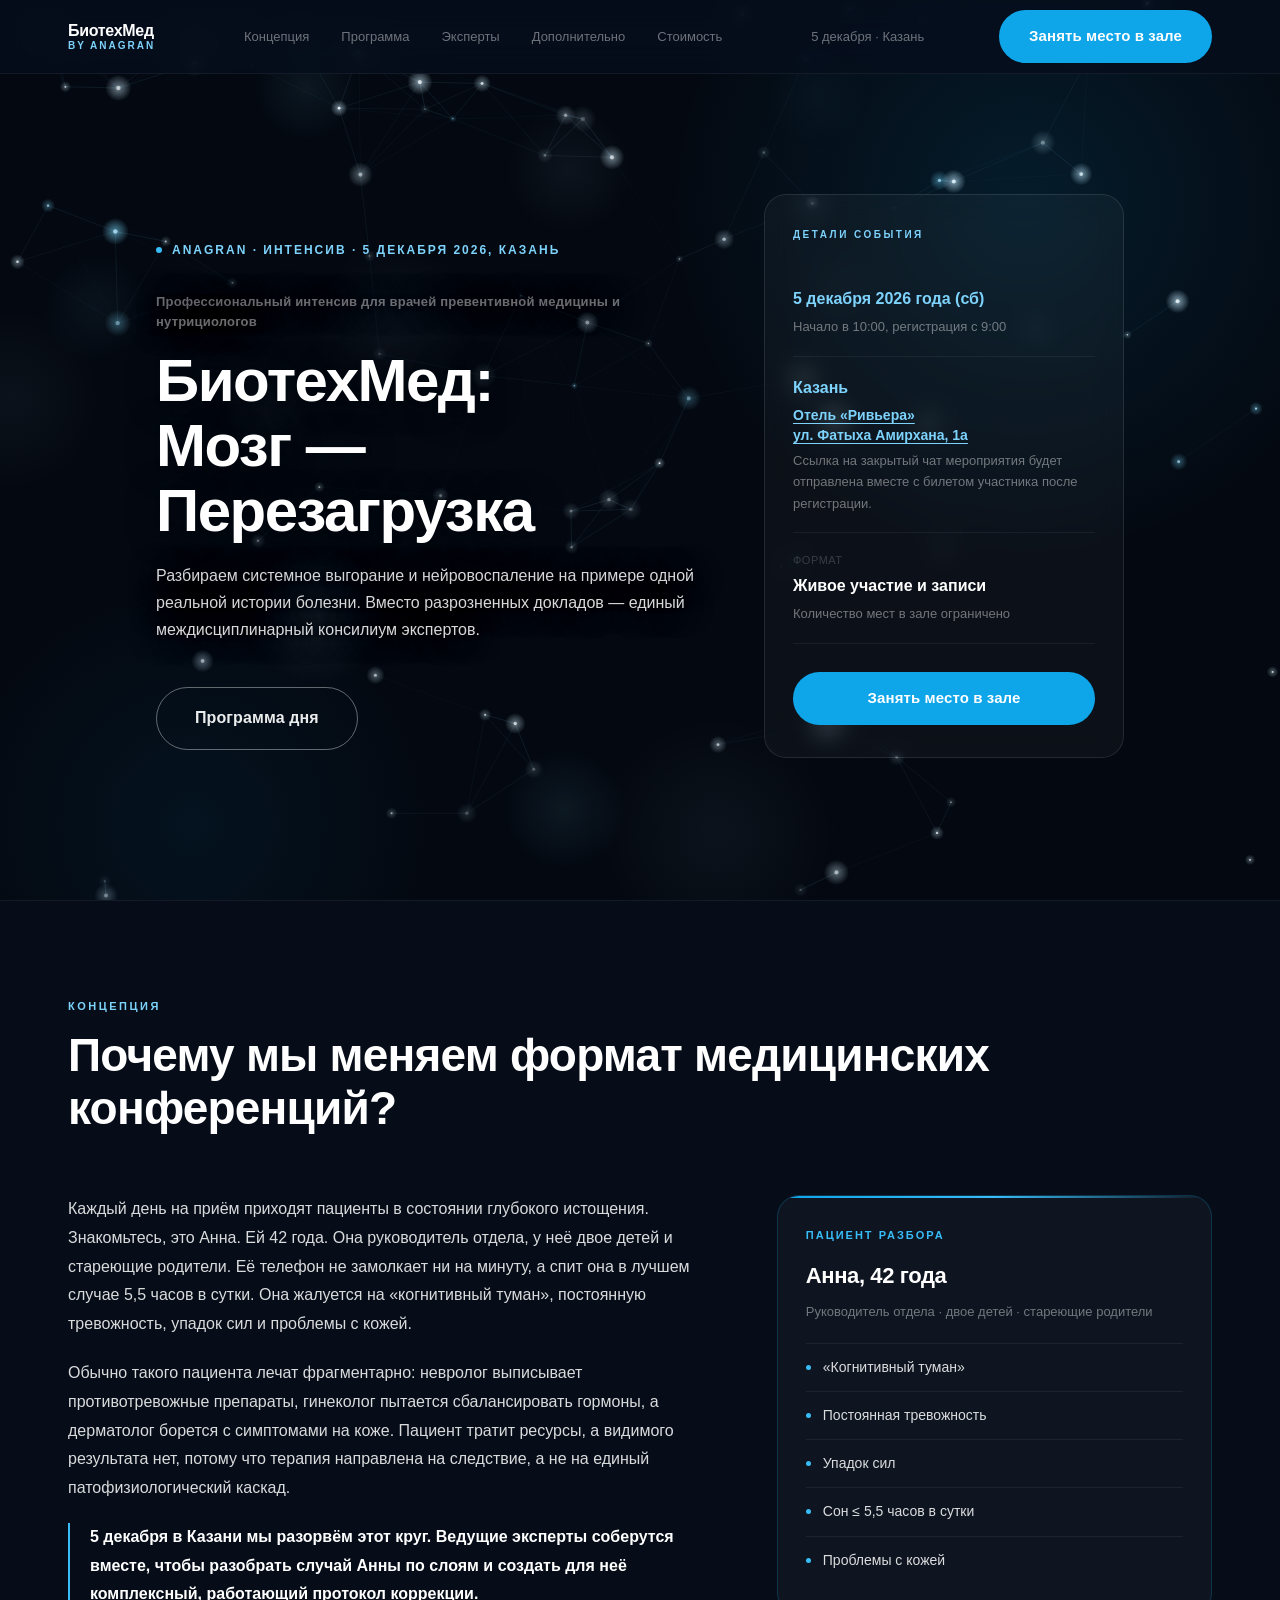
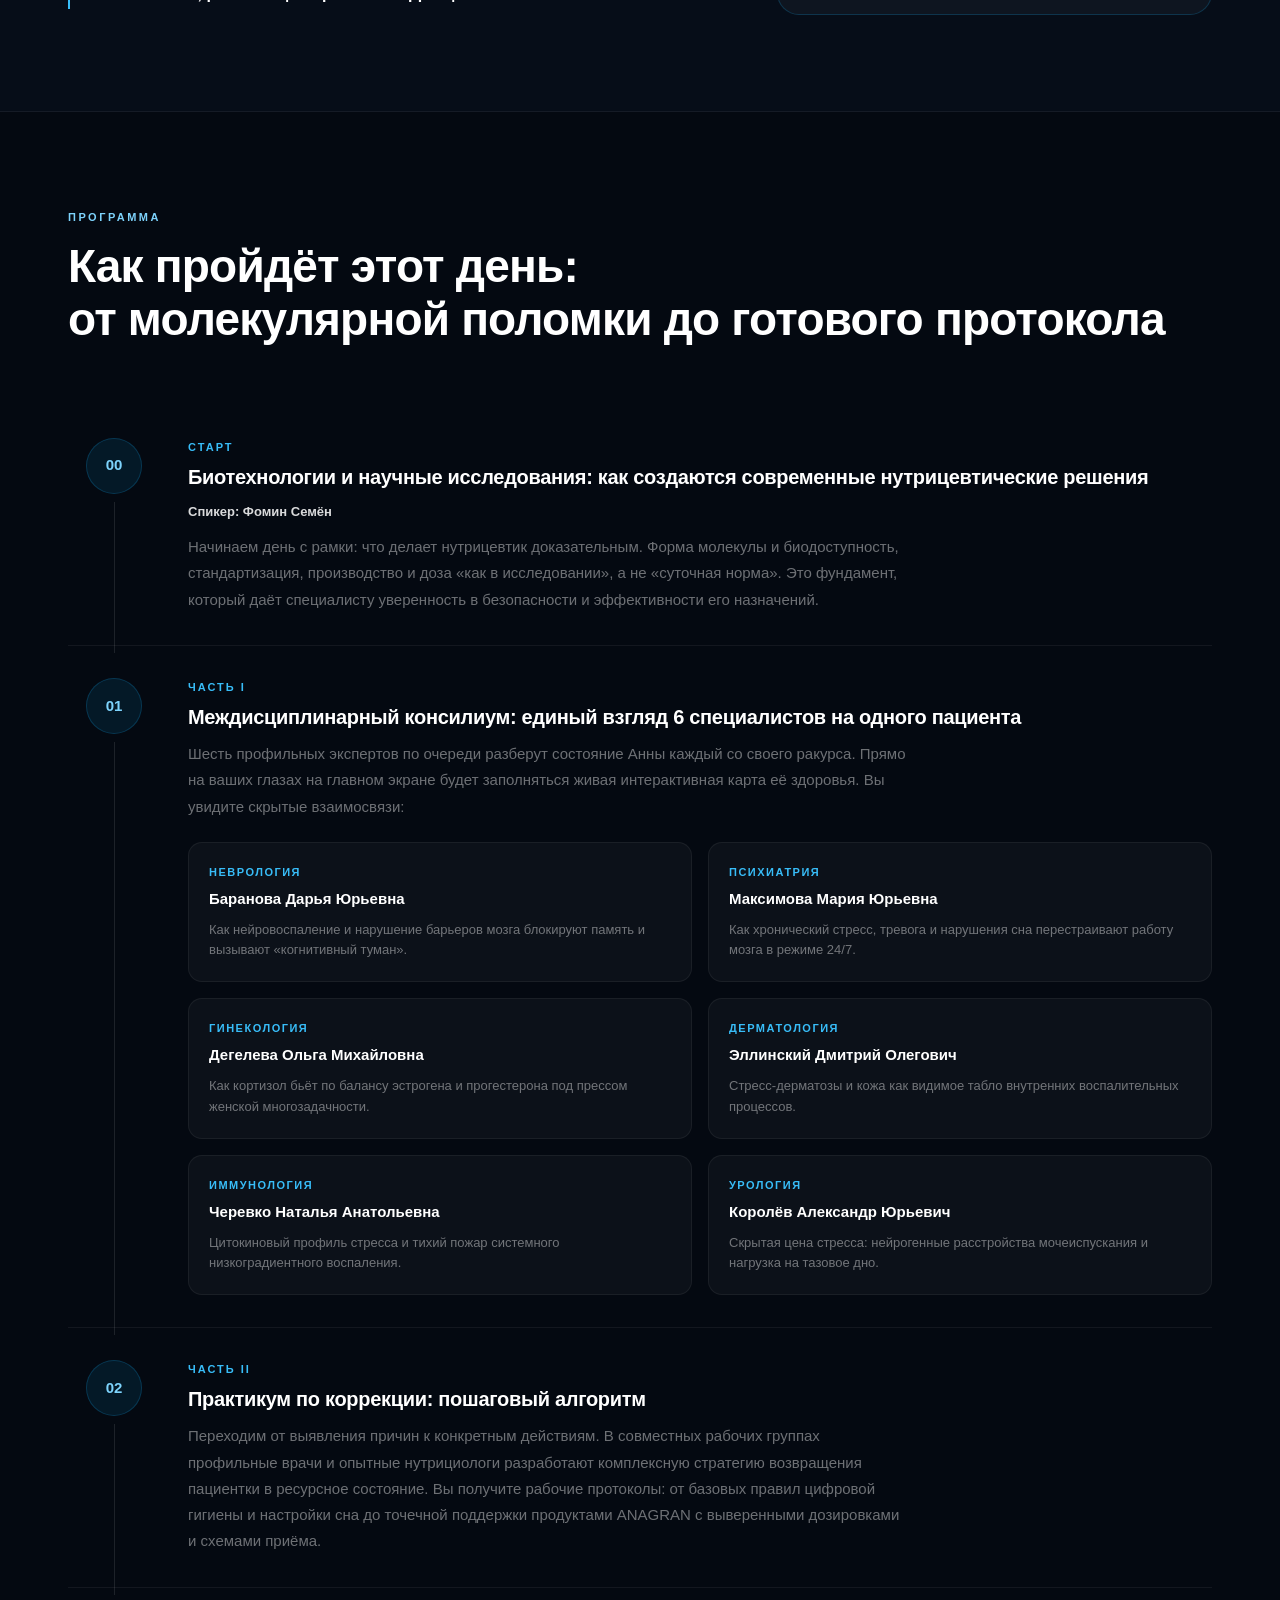
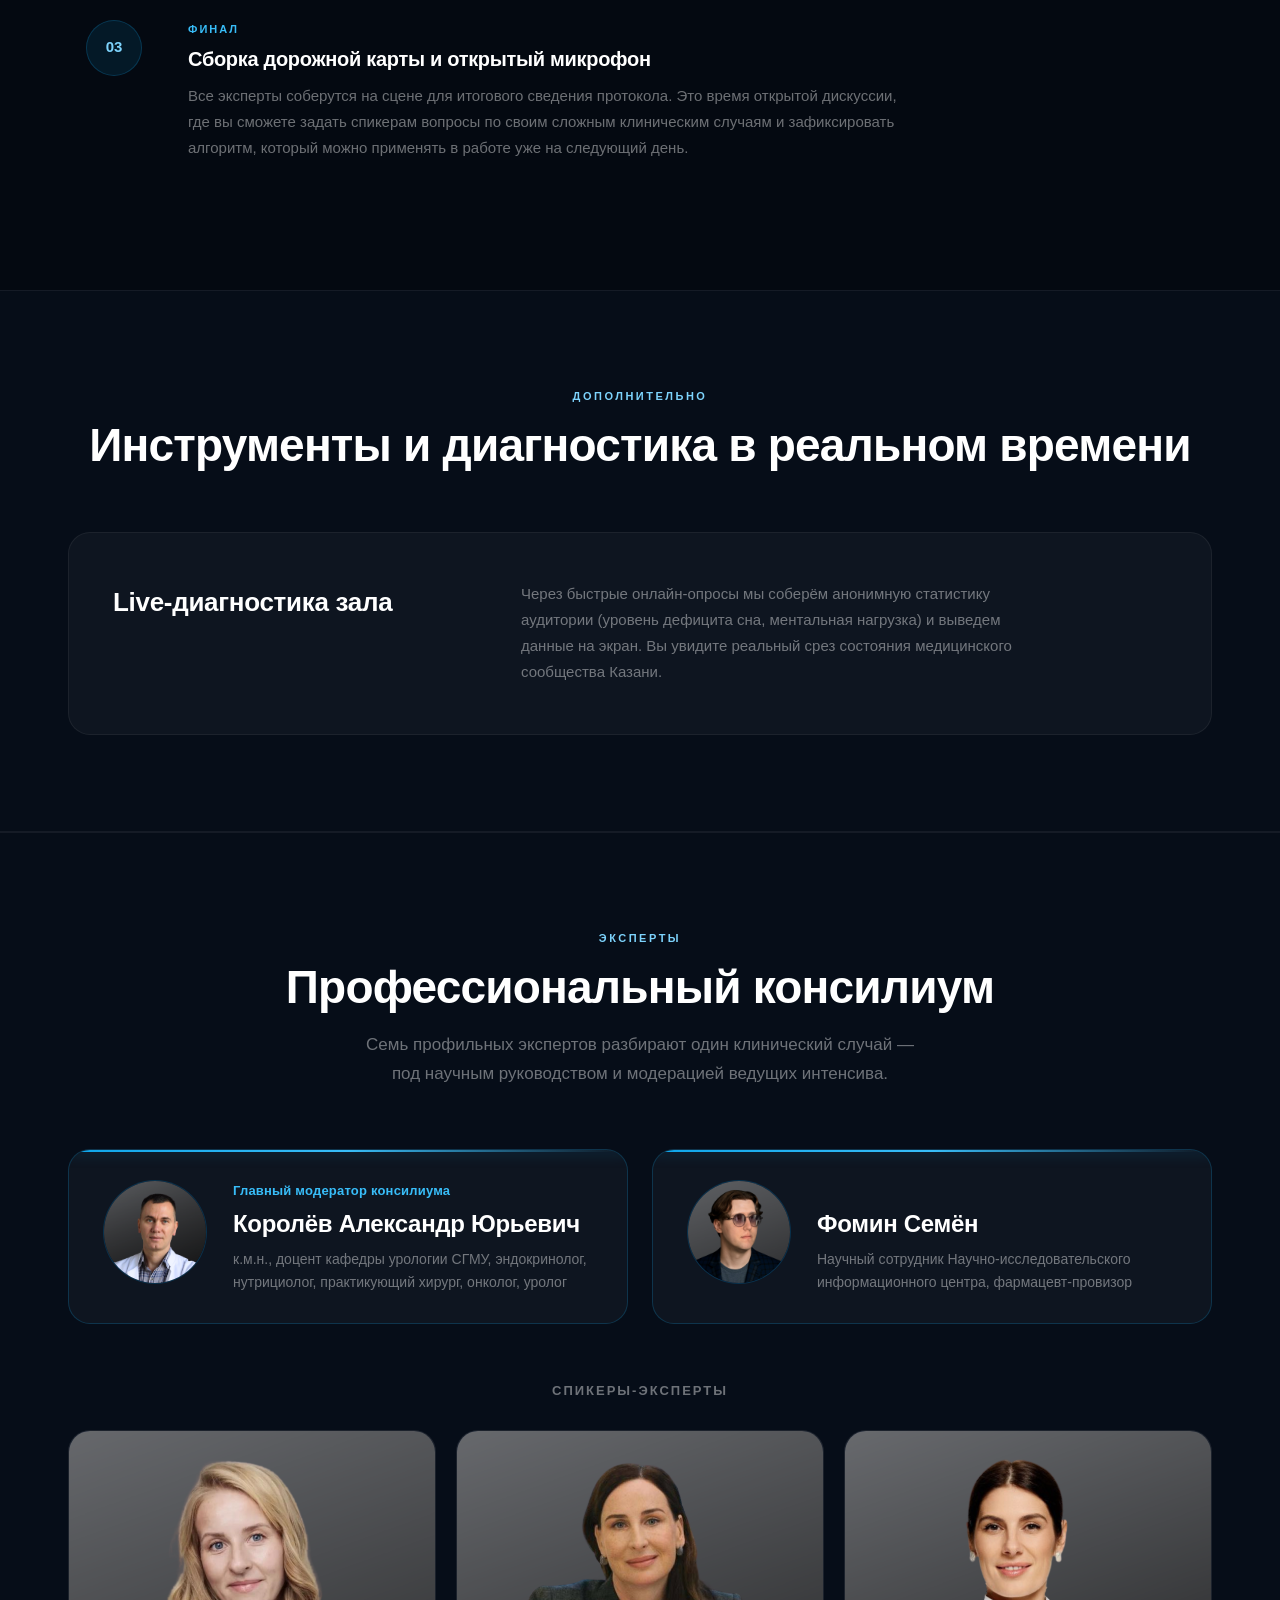
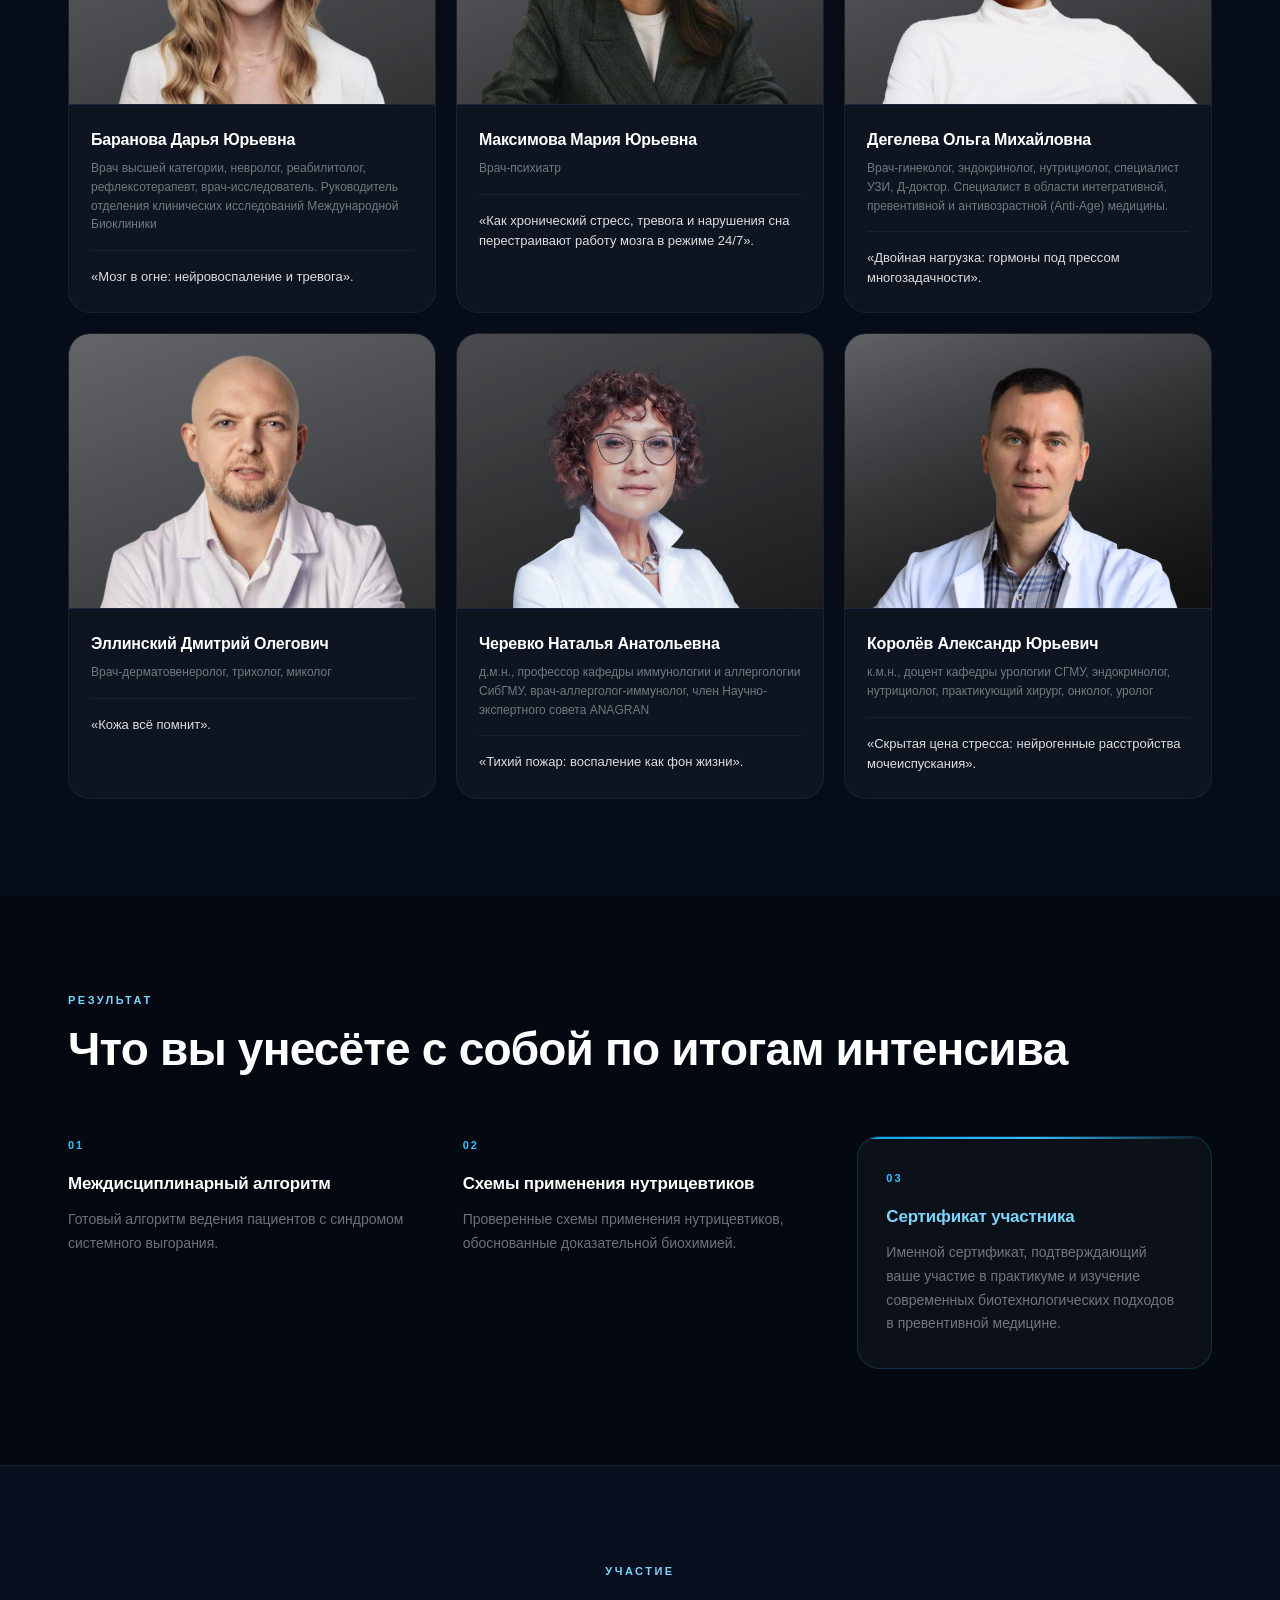
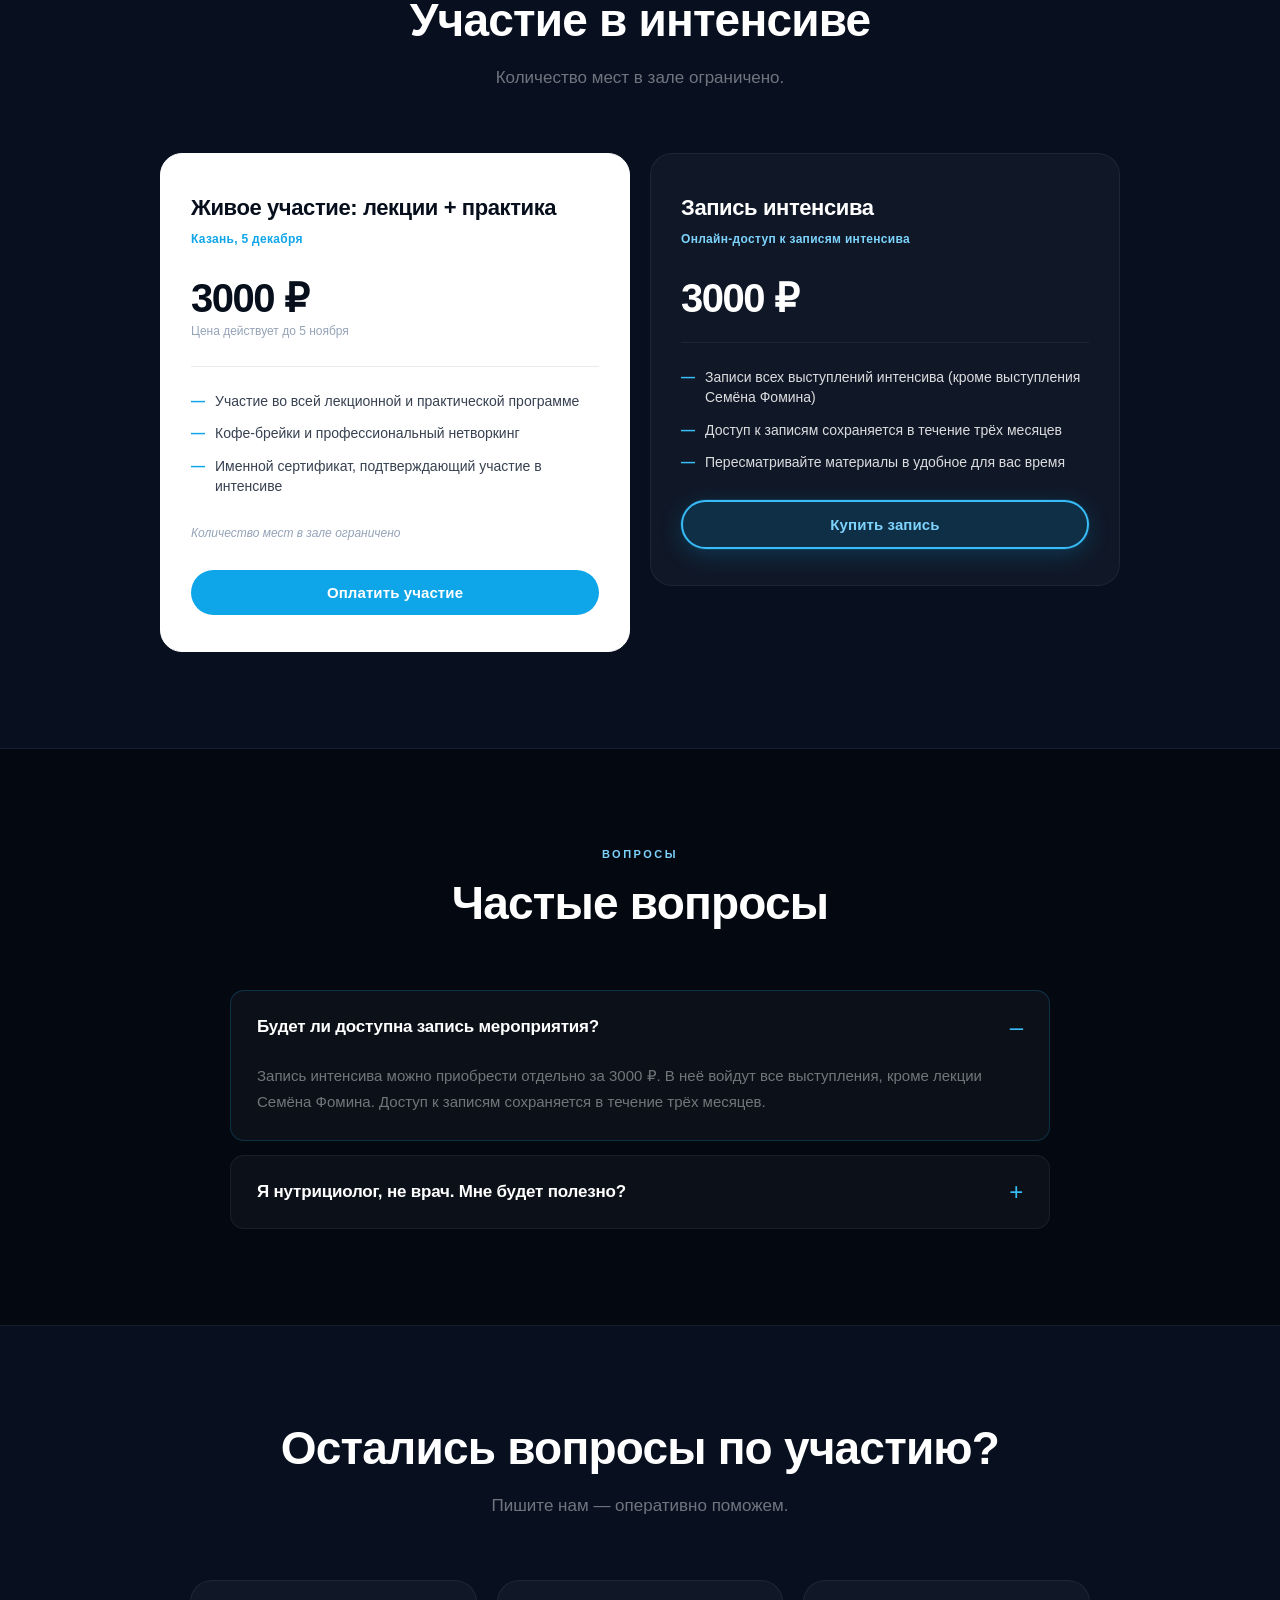
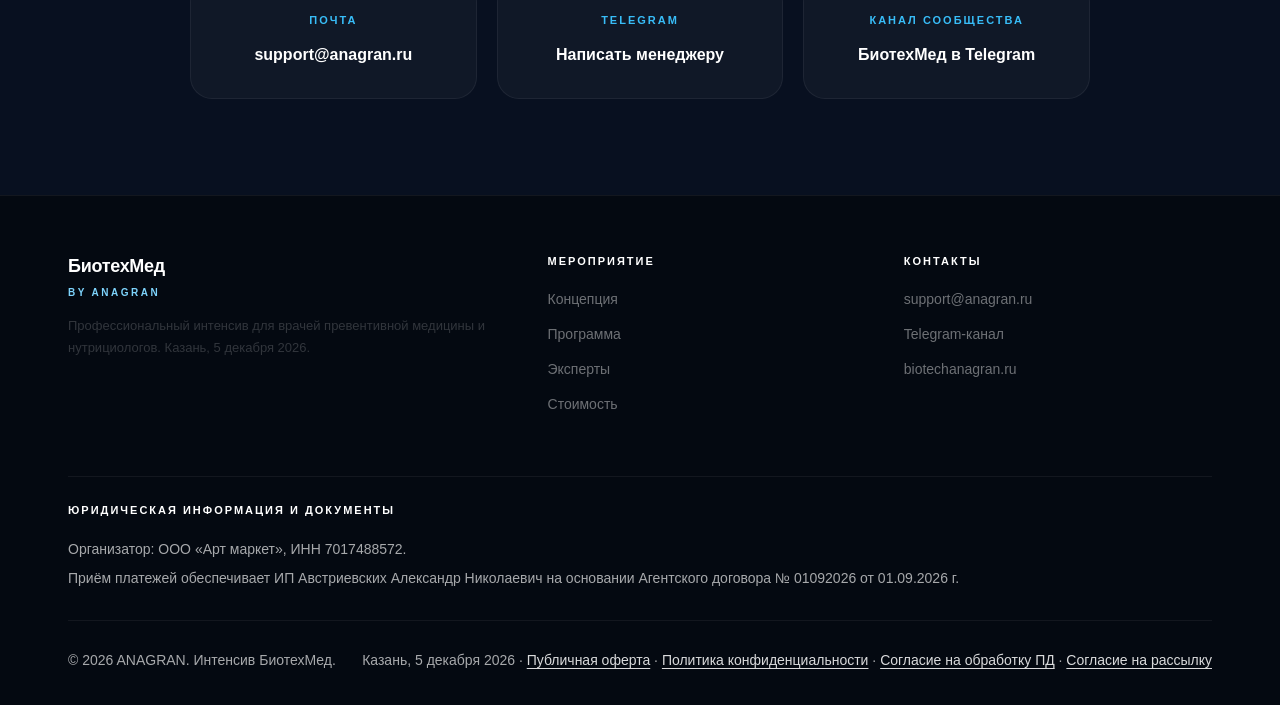
<file: index.html>
<!DOCTYPE html>
<html lang="ru">
<head>
  <meta charset="UTF-8" />
  <meta name="viewport" content="width=device-width, initial-scale=1.0" />
  <title>БиотехМед: Мозг — Перезагрузка · 5 декабря, Казань</title>
  <meta name="description" content="Профессиональный интенсив ANAGRAN для врачей превентивной медицины и нутрициологов. Системное выгорание и нейровоспаление на примере реальной истории болезни. 5 декабря 2026, Казань." />
  <meta property="og:type" content="website" />
  <meta property="og:site_name" content="ANAGRAN" />
  <meta property="og:locale" content="ru_RU" />
  <meta property="og:url" content="https://www.biotechanagran.ru/" />
  <meta property="og:title" content="БиотехМед: Мозг — Перезагрузка · 5 декабря, Казань" />
  <meta property="og:description" content="Профессиональный интенсив ANAGRAN для врачей превентивной медицины и нутрициологов. Системное выгорание и нейровоспаление на примере реальной истории болезни. 5 декабря 2026, Казань." />
  <meta name="twitter:card" content="summary" />
  <meta name="twitter:title" content="БиотехМед: Мозг — Перезагрузка · 5 декабря, Казань" />
  <meta name="twitter:description" content="Профессиональный интенсив ANAGRAN для врачей превентивной медицины и нутрициологов. Системное выгорание и нейровоспаление на примере реальной истории болезни. 5 декабря 2026, Казань." />
  <link rel="icon" type="image/png" href="favicon.png" />
  <link rel="apple-touch-icon" href="favicon.png" />
  <link rel="stylesheet" href="css/style.css?v=58" />
</head>
<body>

  <!-- NAV -->
  <nav class="nav">
    <div class="container nav__inner">
      <a href="#" class="nav__logo">
        <span class="nav__logo-name">БиотехМед</span>
        <span class="nav__logo-sub">by ANAGRAN</span>
      </a>
      <div class="nav__center">
        <a href="#concept" class="nav__link">Концепция</a>
        <a href="#program" class="nav__link">Программа</a>
        <a href="#speakers" class="nav__link">Эксперты</a>
        <a href="#tools" class="nav__link">Дополнительно</a>
        <a href="#pricing" class="nav__link">Стоимость</a>
      </div>
      <span class="nav__date">5 декабря · Казань</span>
      <div class="nav__cta-row">
        <a href="#pricing" class="btn btn--blue">Занять место в зале</a>
      </div>
    </div>
  </nav>

  <!-- HERO / БЛОК 1 -->
  <section class="hero">
    <canvas id="hero-canvas"></canvas>
    <div class="hero__glow"></div>
    <div class="hero__glow-2"></div>

    <div class="container hero__inner">
      <div class="hero__content">
        <div class="hero__event-tag">
          <span class="hero__dot"></span>
          ANAGRAN · Интенсив · 5 декабря 2026, Казань
        </div>

        <div class="hero__overline">Профессиональный интенсив для врачей превентивной медицины и нутрициологов</div>

        <h1 class="hero__title">
          БиотехМед:<br>Мозг —<br>Перезагрузка
        </h1>

        <p class="hero__subtitle">Разбираем системное выгорание и нейровоспаление на примере одной реальной истории болезни. Вместо разрозненных докладов — единый междисциплинарный консилиум экспертов.</p>

        <div class="hero__cta">
          <a href="#program" class="btn btn--ghost btn--lg btn--about">Программа дня</a>
        </div>
      </div>

      <div class="hero__card">
        <div class="hero__card-eyebrow">Детали события</div>
        <div class="hero__card-row">
          <span class="hero__card-val hero__card-val--city">5 декабря 2026 года (сб)</span>
          <span class="hero__card-sub">Начало в 10:00, регистрация с 9:00</span>
        </div>
        <div class="hero__card-row">
          <span class="hero__card-val hero__card-val--city">Казань</span>
          <a class="hero__card-venue" href="https://yandex.com/maps/-/CHBC7A3s" target="_blank" rel="noopener">Отель «Ривьера»<br>ул. Фатыха Амирхана, 1а</a>
          <span class="hero__card-sub">Ссылка на закрытый чат мероприятия будет отправлена вместе с билетом участника после регистрации.</span>
        </div>
        <div class="hero__card-row">
          <span class="hero__card-key">Формат</span>
          <span class="hero__card-val">Живое участие и записи</span>
          <span class="hero__card-sub">Количество мест в зале ограничено</span>
        </div>
        <div class="hero__card-cta">
          <a href="#pricing" class="btn btn--blue">Занять место в зале</a>
        </div>
      </div>
    </div>
  </section>

  <!-- БЛОК 2: КОНЦЕПЦИЯ / Почему мы меняем формат -->
  <section class="story" id="concept">
    <div class="container">
      <div class="sec-header">
        <div class="label">Концепция</div>
        <h2 class="h2">Почему мы меняем формат медицинских конференций?</h2>
      </div>
      <div class="story__grid">
        <div class="story__text">
          <p>Каждый день на приём приходят пациенты в состоянии глубокого истощения. Знакомьтесь, это Анна. Ей 42 года. Она руководитель отдела, у неё двое детей и стареющие родители. Её телефон не замолкает ни на минуту, а спит она в лучшем случае 5,5 часов в сутки. Она жалуется на «когнитивный туман», постоянную тревожность, упадок сил и проблемы с кожей.</p>
          <p>Обычно такого пациента лечат фрагментарно: невролог выписывает противотревожные препараты, гинеколог пытается сбалансировать гормоны, а дерматолог борется с симптомами на коже. Пациент тратит ресурсы, а видимого результата нет, потому что терапия направлена на следствие, а не на единый патофизиологический каскад.</p>
          <p class="story__accent">5 декабря в Казани мы разорвём этот круг. Ведущие эксперты соберутся вместе, чтобы разобрать случай Анны по слоям и создать для неё комплексный, работающий протокол коррекции.</p>
        </div>
        <aside class="story__persona reveal reveal-delay-1">
          <div class="story__persona-eyebrow">Пациент разбора</div>
          <div class="story__persona-name">Анна, 42 года</div>
          <div class="story__persona-role">Руководитель отдела · двое детей · стареющие родители</div>
          <ul class="story__persona-list">
            <li>«Когнитивный туман»</li>
            <li>Постоянная тревожность</li>
            <li>Упадок сил</li>
            <li>Сон ≤ 5,5 часов в сутки</li>
            <li>Проблемы с кожей</li>
          </ul>
        </aside>
      </div>
    </div>
  </section>

  <!-- БЛОК 3: ПРОГРАММА -->
  <section class="program" id="program">
    <div class="container">
      <div class="sec-header">
        <div class="label">Программа</div>
        <h2 class="h2">Как пройдёт этот день:<br>от молекулярной поломки до готового протокола</h2>
      </div>

      <div class="program__list">
        <div class="program-step reveal reveal-delay-1">
          <div class="program-step__marker"><span>00</span></div>
          <div class="program-step__body">
            <div class="program-step__phase">Старт</div>
            <h3 class="program-step__title">Биотехнологии и научные исследования: как создаются современные нутрицевтические решения</h3>
            <div class="program-step__speaker">Спикер: Фомин Семён</div>
            <p class="program-step__text">Начинаем день с рамки: что делает нутрицевтик доказательным. Форма молекулы и биодоступность, стандартизация, производство и доза «как в исследовании», а не «суточная норма». Это фундамент, который даёт специалисту уверенность в безопасности и эффективности его назначений.</p>
          </div>
        </div>

        <div class="program-step reveal reveal-delay-1">
          <div class="program-step__marker"><span>01</span></div>
          <div class="program-step__body">
            <div class="program-step__phase">Часть I</div>
            <h3 class="program-step__title">Междисциплинарный консилиум: единый взгляд 6 специалистов на одного пациента</h3>
            <p class="program-step__text">Шесть профильных экспертов по очереди разберут состояние Анны каждый со своего ракурса. Прямо на ваших глазах на главном экране будет заполняться живая интерактивная карта её здоровья. Вы увидите скрытые взаимосвязи:</p>
            <div class="program-views">
              <div class="program-view">
                <div class="program-view__field">Неврология</div>
                <div class="program-view__name">Баранова Дарья Юрьевна</div>
                <p class="program-view__text">Как нейровоспаление и нарушение барьеров мозга блокируют память и вызывают «когнитивный туман».</p>
              </div>
              <div class="program-view">
                <div class="program-view__field">Психиатрия</div>
                <div class="program-view__name">Максимова Мария Юрьевна</div>
                <p class="program-view__text">Как хронический стресс, тревога и нарушения сна перестраивают работу мозга в режиме 24/7.</p>
              </div>
              <div class="program-view">
                <div class="program-view__field">Гинекология</div>
                <div class="program-view__name">Дегелева Ольга Михайловна</div>
                <p class="program-view__text">Как кортизол бьёт по балансу эстрогена и прогестерона под прессом женской многозадачности.</p>
              </div>
              <div class="program-view">
                <div class="program-view__field">Дерматология</div>
                <div class="program-view__name">Эллинский Дмитрий Олегович</div>
                <p class="program-view__text">Стресс-дерматозы и кожа как видимое табло внутренних воспалительных процессов.</p>
              </div>
              <div class="program-view">
                <div class="program-view__field">Иммунология</div>
                <div class="program-view__name">Черевко Наталья Анатольевна</div>
                <p class="program-view__text">Цитокиновый профиль стресса и тихий пожар системного низкоградиентного воспаления.</p>
              </div>
              <div class="program-view">
                <div class="program-view__field">Урология</div>
                <div class="program-view__name">Королёв Александр Юрьевич</div>
                <p class="program-view__text">Скрытая цена стресса: нейрогенные расстройства мочеиспускания и нагрузка на тазовое дно.</p>
              </div>
            </div>
          </div>
        </div>

        <div class="program-step reveal reveal-delay-1">
          <div class="program-step__marker"><span>02</span></div>
          <div class="program-step__body">
            <div class="program-step__phase">Часть II</div>
            <h3 class="program-step__title">Практикум по коррекции: пошаговый алгоритм</h3>
            <p class="program-step__text">Переходим от выявления причин к конкретным действиям. В совместных рабочих группах профильные врачи и опытные нутрициологи разработают комплексную стратегию возвращения пациентки в ресурсное состояние. Вы получите рабочие протоколы: от базовых правил цифровой гигиены и настройки сна до точечной поддержки продуктами ANAGRAN с выверенными дозировками и схемами приёма.</p>
          </div>
        </div>

        <div class="program-step reveal reveal-delay-1">
          <div class="program-step__marker"><span>03</span></div>
          <div class="program-step__body">
            <div class="program-step__phase">Финал</div>
            <h3 class="program-step__title">Сборка дорожной карты и открытый микрофон</h3>
            <p class="program-step__text">Все эксперты соберутся на сцене для итогового сведения протокола. Это время открытой дискуссии, где вы сможете задать спикерам вопросы по своим сложным клиническим случаям и зафиксировать алгоритм, который можно применять в работе уже на следующий день.</p>
          </div>
        </div>
      </div>
    </div>
  </section>

  <!-- БЛОК 4: ПРАКТИКА / Инструменты и диагностика -->
  <section class="tools" id="tools">
    <div class="container">
      <div class="sec-header sec-header--c">
        <div class="label">Дополнительно</div>
        <h2 class="h2">Инструменты и диагностика в реальном времени</h2>
      </div>
      <div class="tools__grid">
        <div class="tool-card tool-card--wide reveal reveal-delay-1">
          <h3 class="tool-card__title">Live-диагностика зала</h3>
          <p class="tool-card__text">Через быстрые онлайн-опросы мы соберём анонимную статистику аудитории (уровень дефицита сна, ментальная нагрузка) и выведем данные на экран. Вы увидите реальный срез состояния медицинского сообщества Казани.</p>
        </div>
      </div>
    </div>
  </section>

  <!-- БЛОК 5: ЭКСПЕРТЫ / Профессиональный консилиум -->
  <section class="speakers" id="speakers">
    <div class="container">
      <div class="sec-header sec-header--c">
        <div class="label">Эксперты</div>
        <h2 class="h2">Профессиональный консилиум</h2>
        <p class="lead">Семь профильных экспертов разбирают один клинический случай — под научным руководством и модерацией ведущих интенсива.</p>
      </div>

      <div class="hosts">
        <div class="host-card reveal reveal-delay-1">
          <div class="host-card__photo"><img src="photos/Королев.png" alt="Королёв Александр Юрьевич" loading="lazy"></div>
          <div class="host-card__body">
            <div class="host-card__role">Главный модератор консилиума</div>
            <div class="host-card__name">Королёв Александр Юрьевич</div>
            <div class="host-card__cred">к.м.н., доцент кафедры урологии СГМУ, эндокринолог, нутрициолог, практикующий хирург, онколог, уролог</div>
          </div>
        </div>
        <div class="host-card reveal reveal-delay-2">
          <div class="host-card__photo"><img src="photos/Фомин.png" alt="Фомин Семён" loading="lazy"></div>
          <div class="host-card__body">
            <div class="host-card__role host-card__role--empty" aria-hidden="true">·</div>
            <div class="host-card__name">Фомин Семён</div>
            <div class="host-card__cred">Научный сотрудник Научно-исследовательского информационного центра, фармацевт-провизор</div>
          </div>
        </div>
      </div>

      <div class="speakers__subhead">Спикеры-эксперты</div>
      <div class="speakers__grid" id="speakers-grid"></div>
    </div>
  </section>

  <!-- БЛОК 6: Что вы унесёте с собой -->
  <section class="benefits" id="benefits">
    <div class="container">
      <div class="sec-header">
        <div class="label">Результат</div>
        <h2 class="h2">Что вы унесёте с собой по итогам интенсива</h2>
      </div>
      <div class="benefits__grid">
        <div class="benefit-item reveal reveal-delay-1">
          <div class="benefit-item__num">01</div>
          <div class="benefit-item__title">Междисциплинарный алгоритм</div>
          <p class="benefit-item__text">Готовый алгоритм ведения пациентов с синдромом системного выгорания.</p>
        </div>
        <div class="benefit-item reveal reveal-delay-2">
          <div class="benefit-item__num">02</div>
          <div class="benefit-item__title">Схемы применения нутрицевтиков</div>
          <p class="benefit-item__text">Проверенные схемы применения нутрицевтиков, обоснованные доказательной биохимией.</p>
        </div>
        <div class="benefit-item benefit-item--highlight reveal reveal-delay-3">
          <div class="benefit-item__num">03</div>
          <div class="benefit-item__title">Сертификат участника</div>
          <p class="benefit-item__text">Именной сертификат, подтверждающий ваше участие в практикуме и изучение современных биотехнологических подходов в превентивной медицине.</p>
        </div>
      </div>
    </div>
  </section>

  <!-- БЛОК 7: Форматы участия -->
  <section class="pricing" id="pricing">
    <div class="container">
      <div class="sec-header sec-header--c">
        <div class="label">Участие</div>
        <h2 class="h2">Участие в интенсиве</h2>
        <p class="lead">Количество мест в зале ограничено.</p>
      </div>
      <div class="pricing__grid" id="pricing-grid"></div>
    </div>
  </section>

  <!-- БЛОК 8: FAQ -->
  <section class="faq" id="faq">
    <div class="container">
      <div class="sec-header sec-header--c">
        <div class="label">Вопросы</div>
        <h2 class="h2">Частые вопросы</h2>
      </div>
      <div class="faq__list">
        <details class="faq-item" open>
          <summary class="faq-item__q">Будет ли доступна запись мероприятия?</summary>
          <div class="faq-item__a">Запись интенсива можно приобрести отдельно за 3000 ₽. В неё войдут все выступления, кроме лекции Семёна Фомина. Доступ к записям сохраняется в течение трёх месяцев.</div>
        </details>
        <details class="faq-item">
          <summary class="faq-item__q">Я нутрициолог, не врач. Мне будет полезно?</summary>
          <div class="faq-item__a">Да. Программа выстроена так, чтобы глубокая биохимия интегрировалась с практическими инструментами нутритивной базы, коррекции образа жизни и подбором добавок. Вы уйдёте с готовыми пошаговыми алгоритмами для своей практики.</div>
        </details>
      </div>
    </div>
  </section>

  <!-- БЛОК 9: Контакты -->
  <section class="contacts" id="contacts">
    <div class="container">
      <div class="sec-header sec-header--c">
        <h2 class="h2">Остались вопросы по участию?</h2>
        <p class="lead">Пишите нам — оперативно поможем.</p>
      </div>
      <div class="contacts__grid">
        <a href="mailto:support@anagran.ru" class="contact-card">
          <div class="contact-card__label">Почта</div>
          <div class="contact-card__val">support@anagran.ru</div>
        </a>
        <a href="https://t.me/biotechmedanagran" target="_blank" class="contact-card">
          <div class="contact-card__label">Telegram</div>
          <div class="contact-card__val">Написать менеджеру</div>
        </a>
        <a href="https://t.me/biotechmedanagran" target="_blank" class="contact-card">
          <div class="contact-card__label">Канал сообщества</div>
          <div class="contact-card__val">БиотехМед в Telegram</div>
        </a>
      </div>
    </div>
  </section>

  <!-- FOOTER -->
  <footer class="footer">
    <div class="container">
      <div class="footer__inner">
        <div>
          <div class="footer__brand-name">БиотехМед</div>
          <div class="footer__brand-sub">by ANAGRAN</div>
          <p class="footer__brand-desc">Профессиональный интенсив для врачей превентивной медицины и нутрициологов. Казань, 5 декабря 2026.</p>
        </div>
        <div>
          <div class="footer__col-title">Мероприятие</div>
          <a href="#concept"  class="footer__link">Концепция</a>
          <a href="#program"  class="footer__link">Программа</a>
          <a href="#speakers" class="footer__link">Эксперты</a>
          <a href="#pricing"  class="footer__link">Стоимость</a>
        </div>
        <div>
          <div class="footer__col-title">Контакты</div>
          <a href="mailto:support@anagran.ru"      class="footer__link">support@anagran.ru</a>
          <a href="https://t.me/biotechmedanagran" target="_blank" class="footer__link">Telegram-канал</a>
          <a href="https://biotechanagran.ru/"     target="_blank" class="footer__link">biotechanagran.ru</a>
        </div>
      </div>
      <div class="footer__legal">
        <div class="footer__col-title">Юридическая информация и документы</div>
        <p>Организатор: ООО «Арт маркет», ИНН 7017488572.</p>
        <p>Приём платежей обеспечивает ИП Австриевских Александр Николаевич на основании Агентского договора № 01092026 от 01.09.2026 г.</p>
      </div>
      <div class="footer__bottom">
        <span>© 2026 ANAGRAN. Интенсив БиотехМед.</span>
        <span>Казань, 5 декабря 2026 · <a href="oferta.html">Публичная оферта</a> · <a href="privacy.html">Политика конфиденциальности</a> · <a href="soglasie-pd.html">Согласие на обработку ПД</a> · <a href="soglasie-rim.html">Согласие на рассылку</a></span>
      </div>
    </div>
  </footer>

  <!-- REGISTRATION MODAL -->
  <div class="modal-overlay" id="reg-modal">
    <div class="modal">
      <button class="modal__close" id="modal-close" aria-label="Закрыть">&times;</button>
      <div class="modal__title" id="modal-title">Регистрация</div>
      <div class="modal__subtitle" id="modal-subtitle"></div>
      <div class="modal__price" id="modal-price"></div>
      <form class="modal__form" id="reg-form">
        <input type="hidden" id="form-format" name="format">
        <input type="hidden" id="form-price-val" name="price">
        <div class="modal__fieldset" id="modal-fs-p1">
          <div class="modal__legend" id="modal-legend-p1" hidden>Участник 1</div>
          <div class="modal__field">
            <label class="modal__label" for="form-name" data-default-label="Ваше ФИО" data-pair-label="Участник 1 — ФИО">Ваше ФИО</label>
            <input class="modal__input" type="text" id="form-name" name="name" placeholder="ФИО" required autocomplete="name">
          </div>
          <div class="modal__field">
            <label class="modal__label" for="form-email" data-default-label="Электронная почта" data-pair-label="Участник 1 — эл. почта">Электронная почта</label>
            <input class="modal__input" type="email" id="form-email" name="email" placeholder="Эл. почта" required autocomplete="email">
          </div>
          <div class="modal__field">
            <label class="modal__label" for="form-phone" data-default-label="Телефон" data-pair-label="Участник 1 — телефон">Телефон</label>
            <input class="modal__input" type="tel" id="form-phone" name="phone" placeholder="Телефон" required autocomplete="tel">
          </div>
          <div class="modal__field">
            <label class="modal__label" for="form-social" data-default-label="Аккаунт в соцсетях" data-pair-label="Участник 1 — соцсети">Аккаунт в соцсетях</label>
            <input class="modal__input" type="text" id="form-social" name="social" placeholder="Ссылка или ник">
          </div>
        </div>
        <div class="modal__fieldset modal__fieldset--pair" id="modal-pair-fields" hidden>
          <div class="modal__legend">Участник 2</div>
          <div class="modal__field">
            <label class="modal__label" for="form-name2">ФИО</label>
            <input class="modal__input" type="text" id="form-name2" name="name2" placeholder="ФИО второго участника" autocomplete="name">
          </div>
          <div class="modal__field">
            <label class="modal__label" for="form-email2">Электронная почта</label>
            <input class="modal__input" type="email" id="form-email2" name="email2" placeholder="Эл. почта" autocomplete="email">
          </div>
          <div class="modal__field">
            <label class="modal__label" for="form-phone2">Телефон</label>
            <input class="modal__input" type="tel" id="form-phone2" name="phone2" placeholder="Телефон" autocomplete="tel">
          </div>
          <div class="modal__field">
            <label class="modal__label" for="form-social2">Аккаунт в соцсетях</label>
            <input class="modal__input" type="text" id="form-social2" name="social2" placeholder="Ссылка или ник">
          </div>
        </div>
        <div class="modal__consent">
          <label class="modal__checkbox-label">
            <input type="checkbox" id="form-consent" required>
            <span id="form-consent-text">Я согласен на обработку моих персональных данных в соответствии с <a href="https://artlifecourse.getcourse.ru/page4" target="_blank">Условиями</a></span>
          </label>
        </div>
        <button type="submit" class="btn btn--blue modal__submit" id="modal-submit" disabled>Участвовать</button>
      </form>
    </div>
  </div>

  <!-- SCROLL TOP -->
  <button class="back-top" id="back-top" aria-label="Наверх">↑</button>

  <!-- DATA -->
  <script src="data/speakers.js?v=20"></script>
  <script src="data/pricing.js?v=10"></script>
  <!-- MAIN -->
  <script src="js/main.js?v=28"></script>
</body>
</html>
</file>
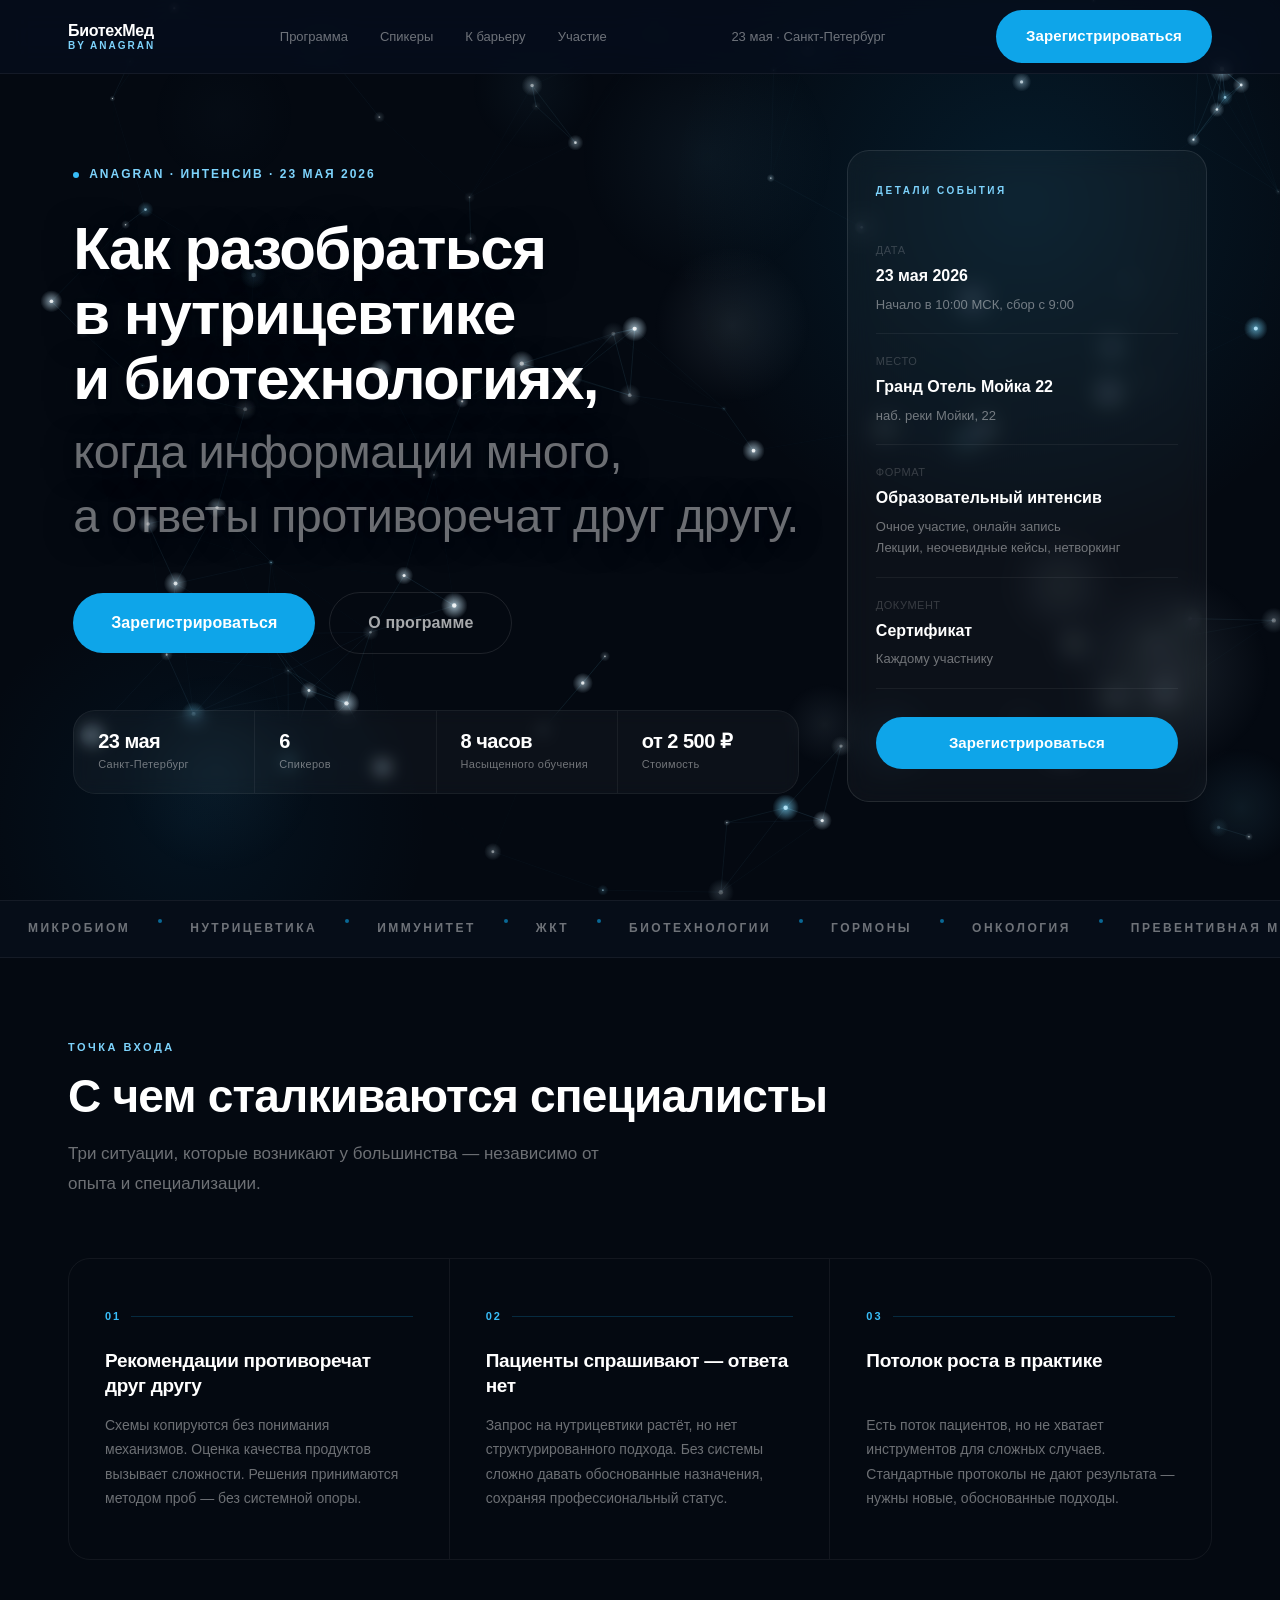
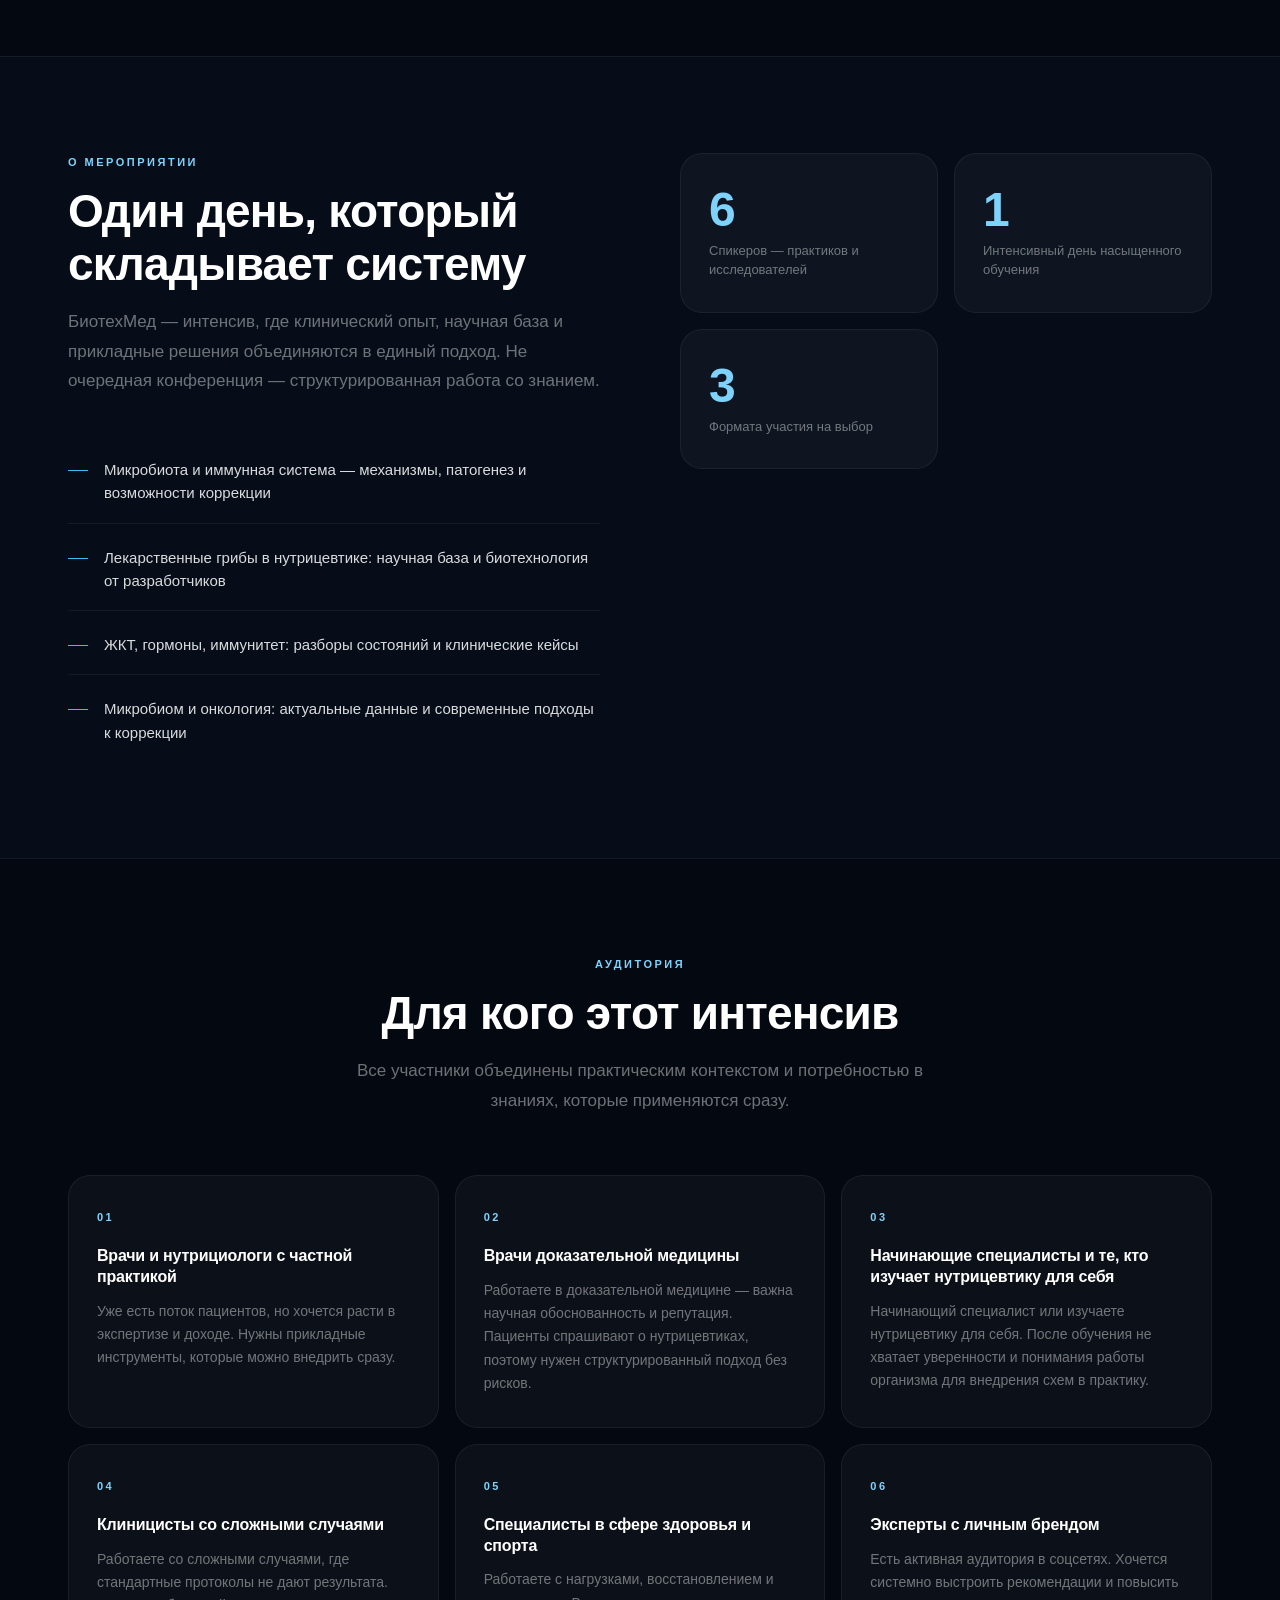
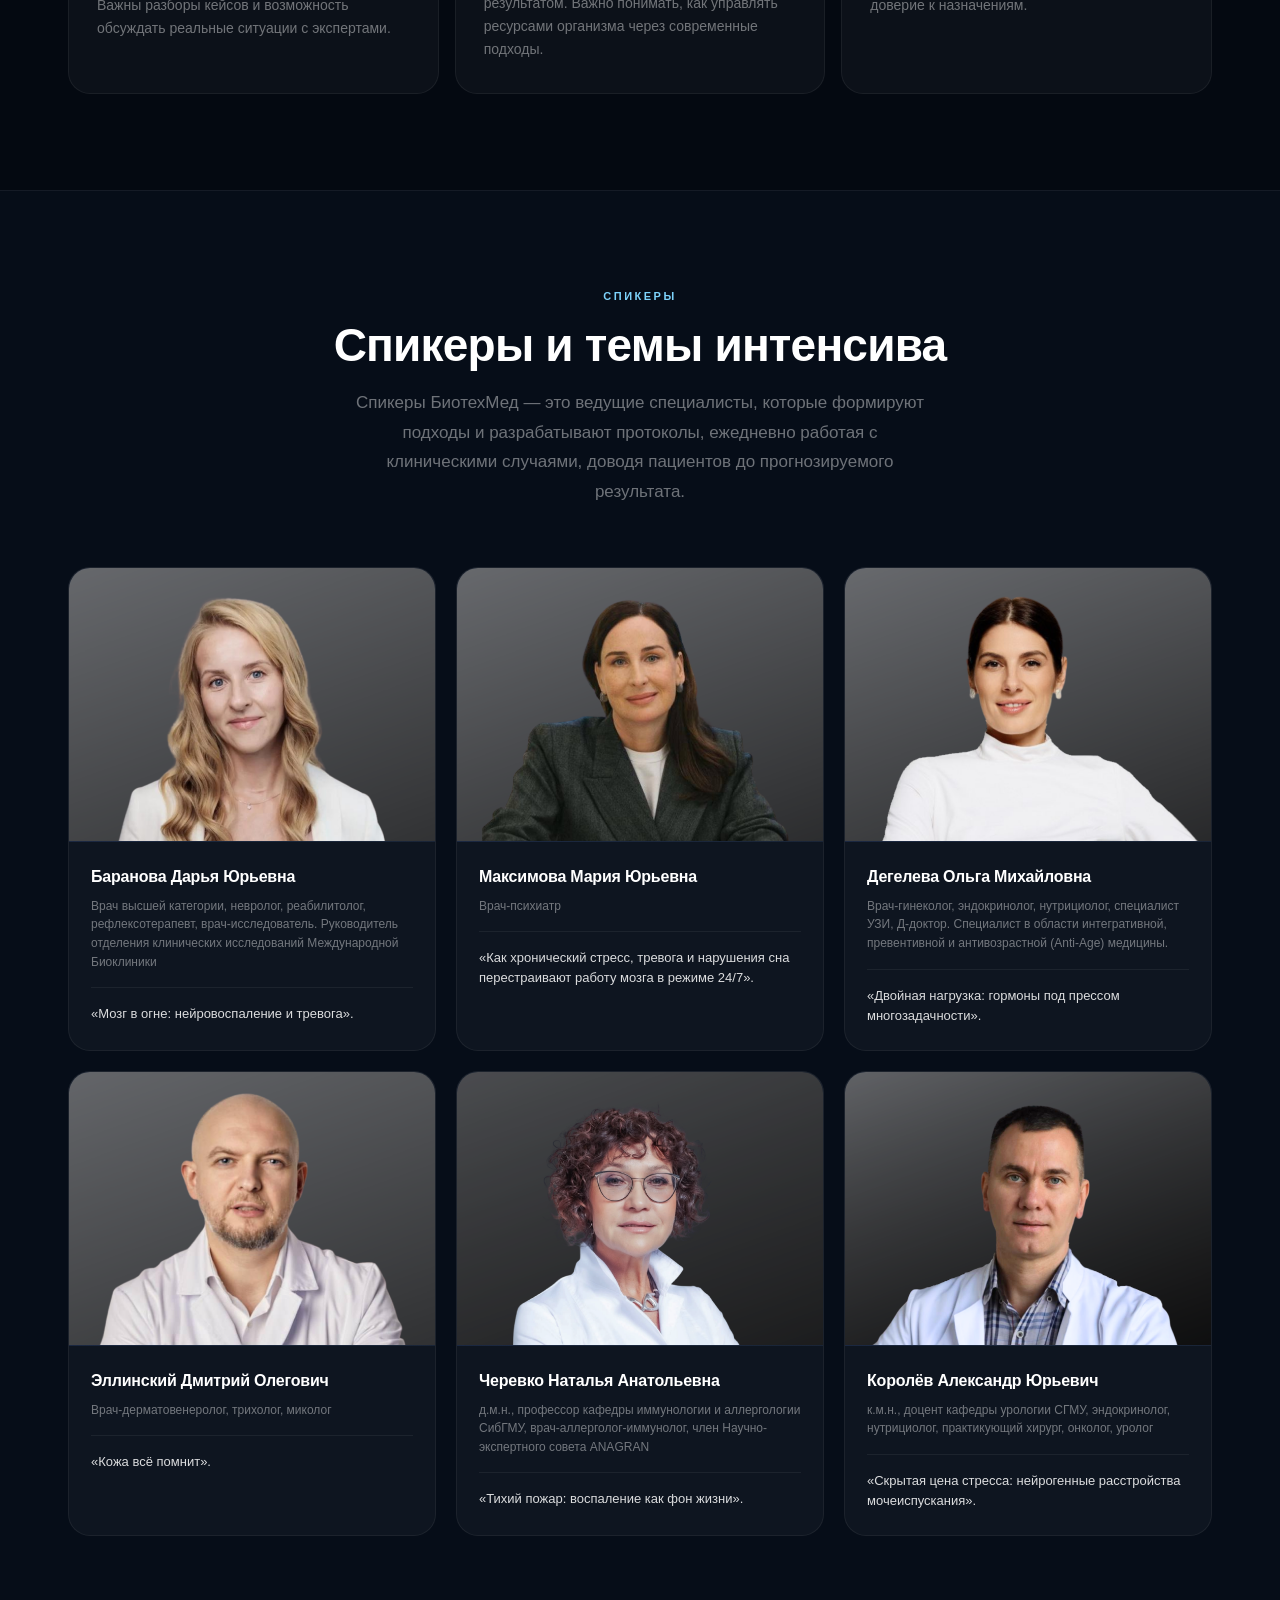
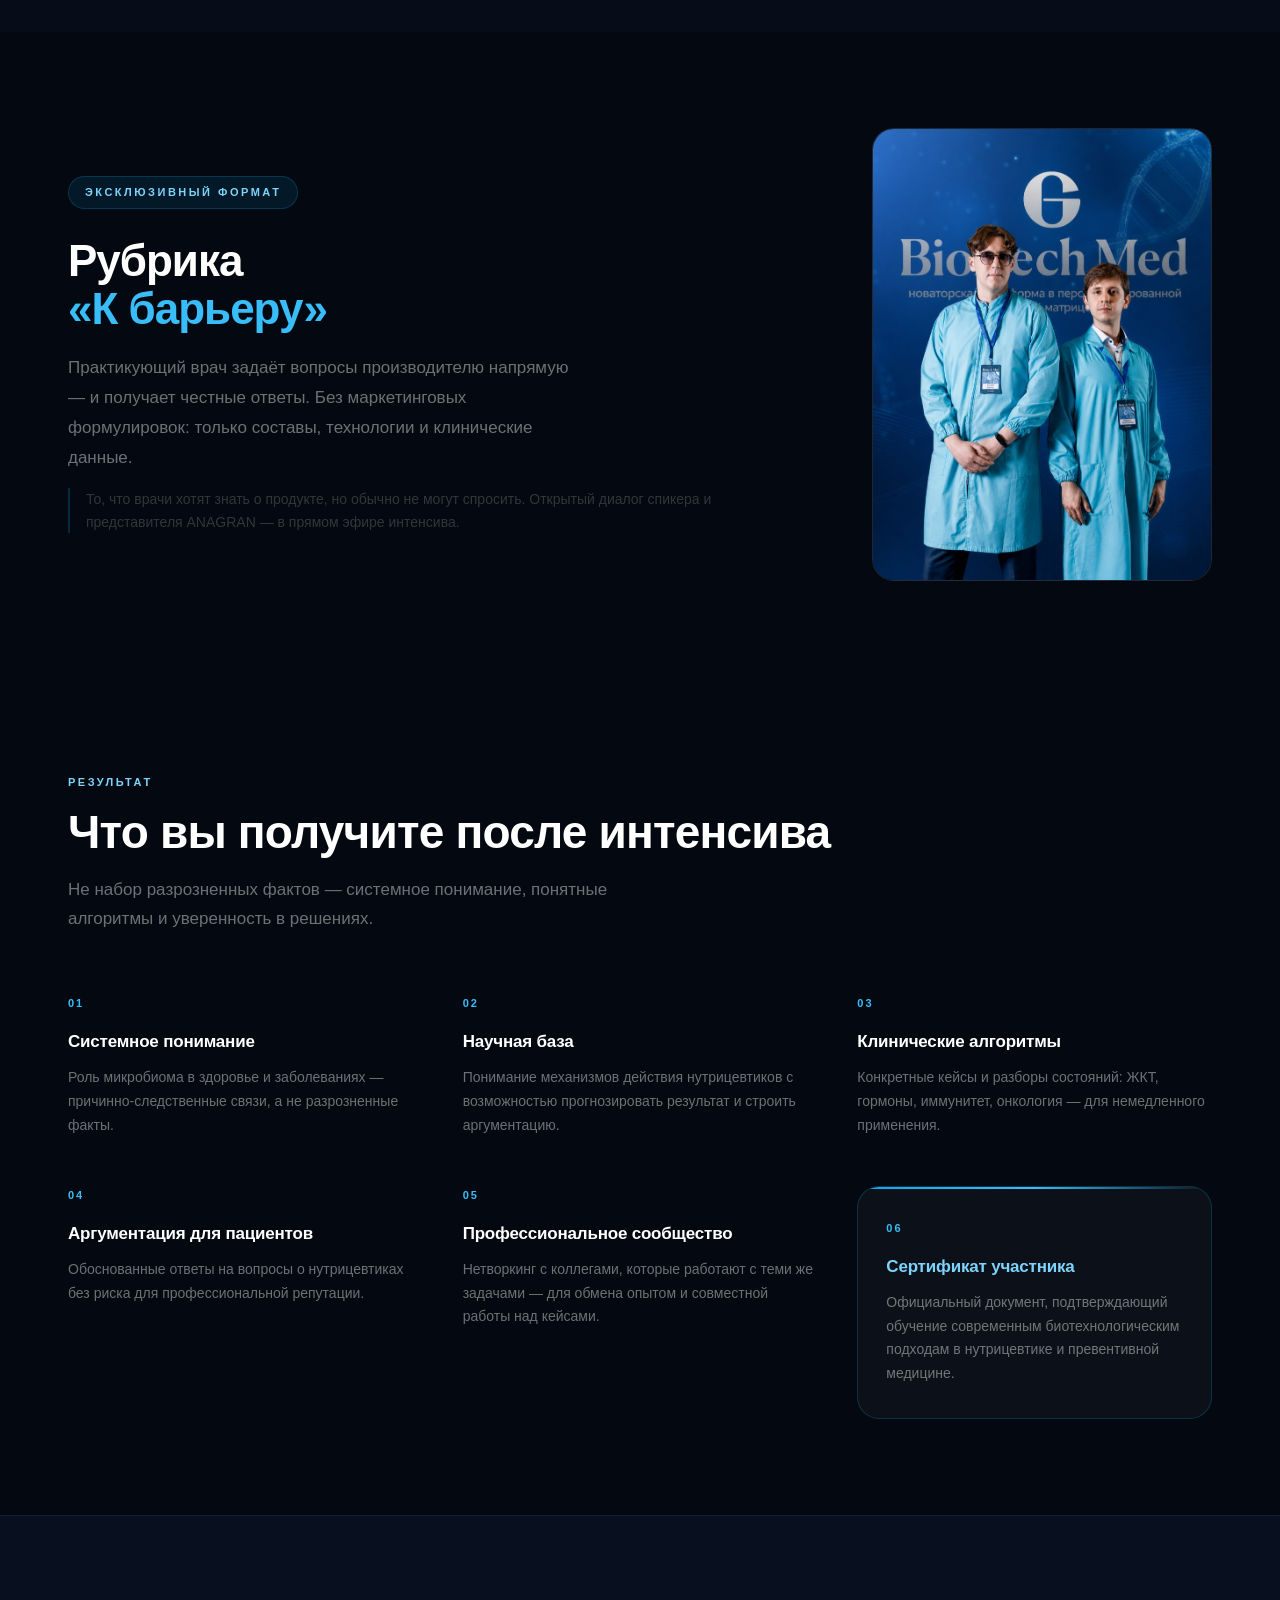
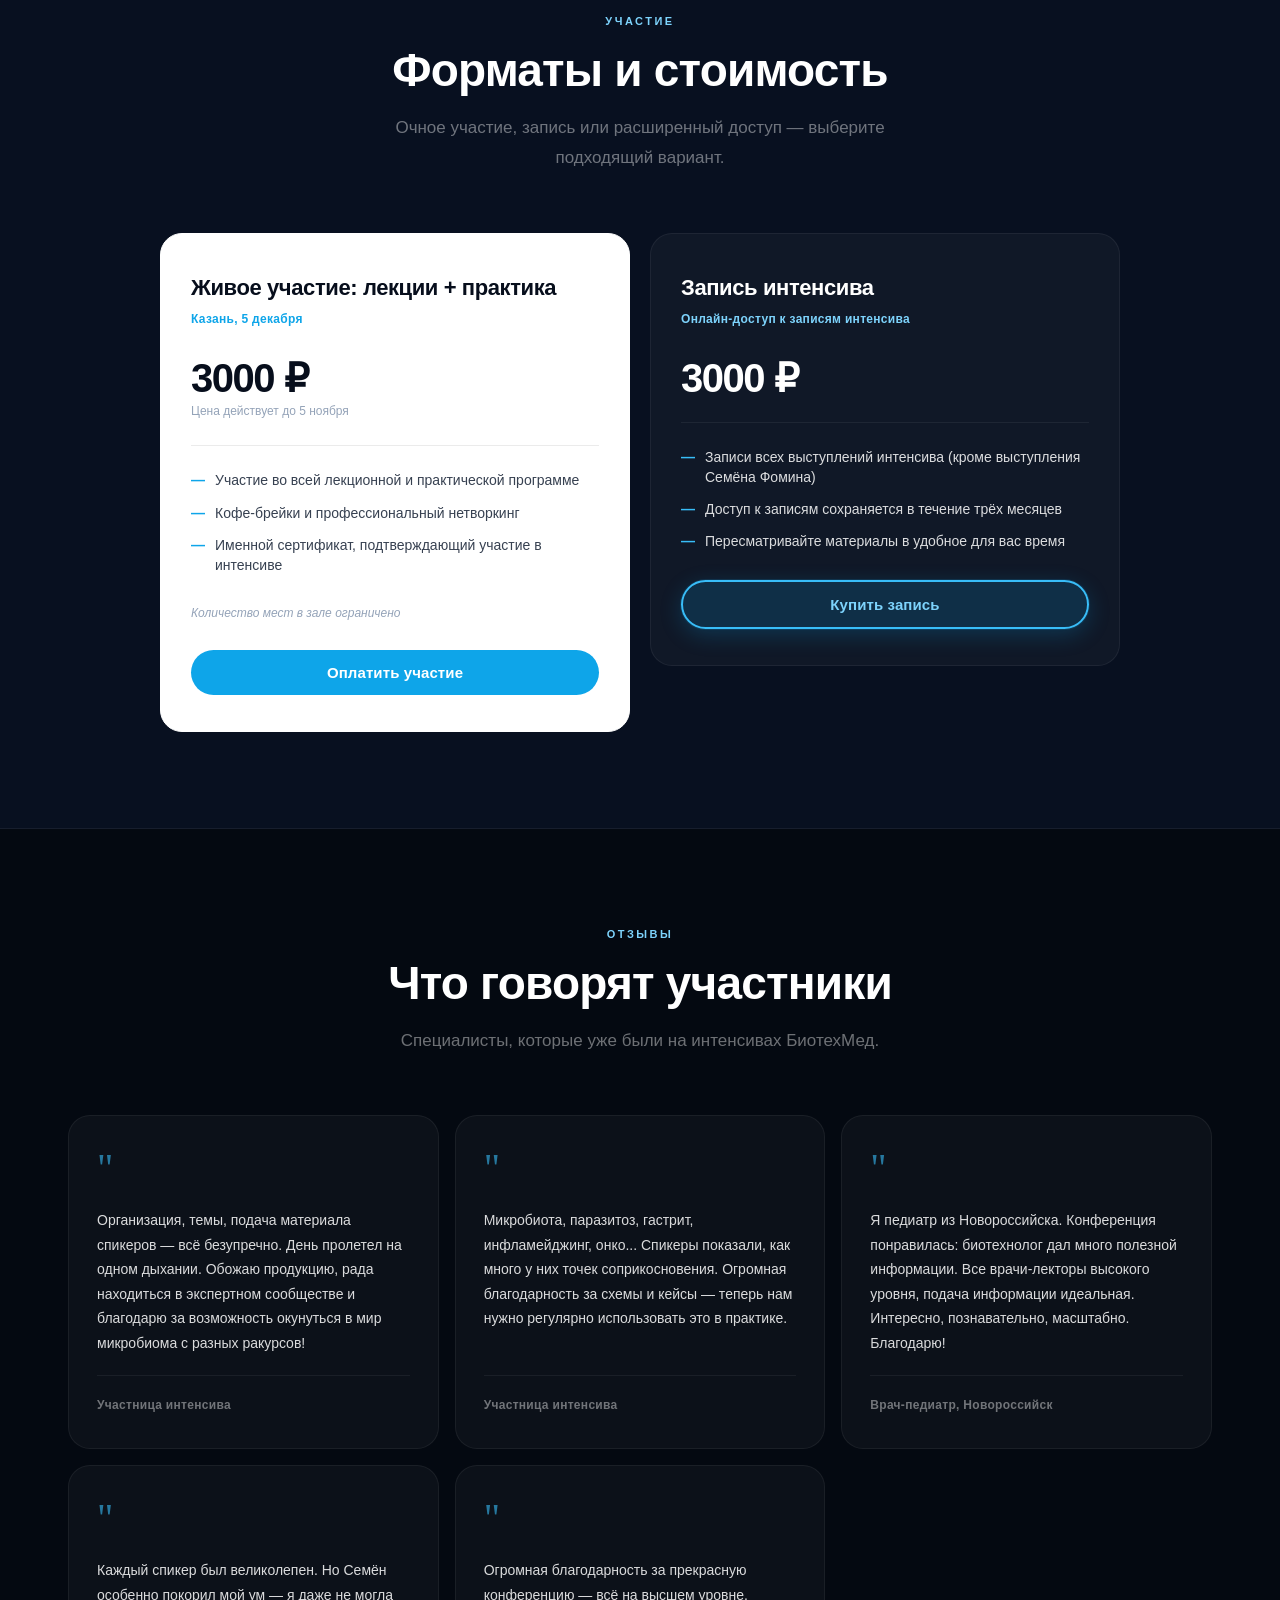
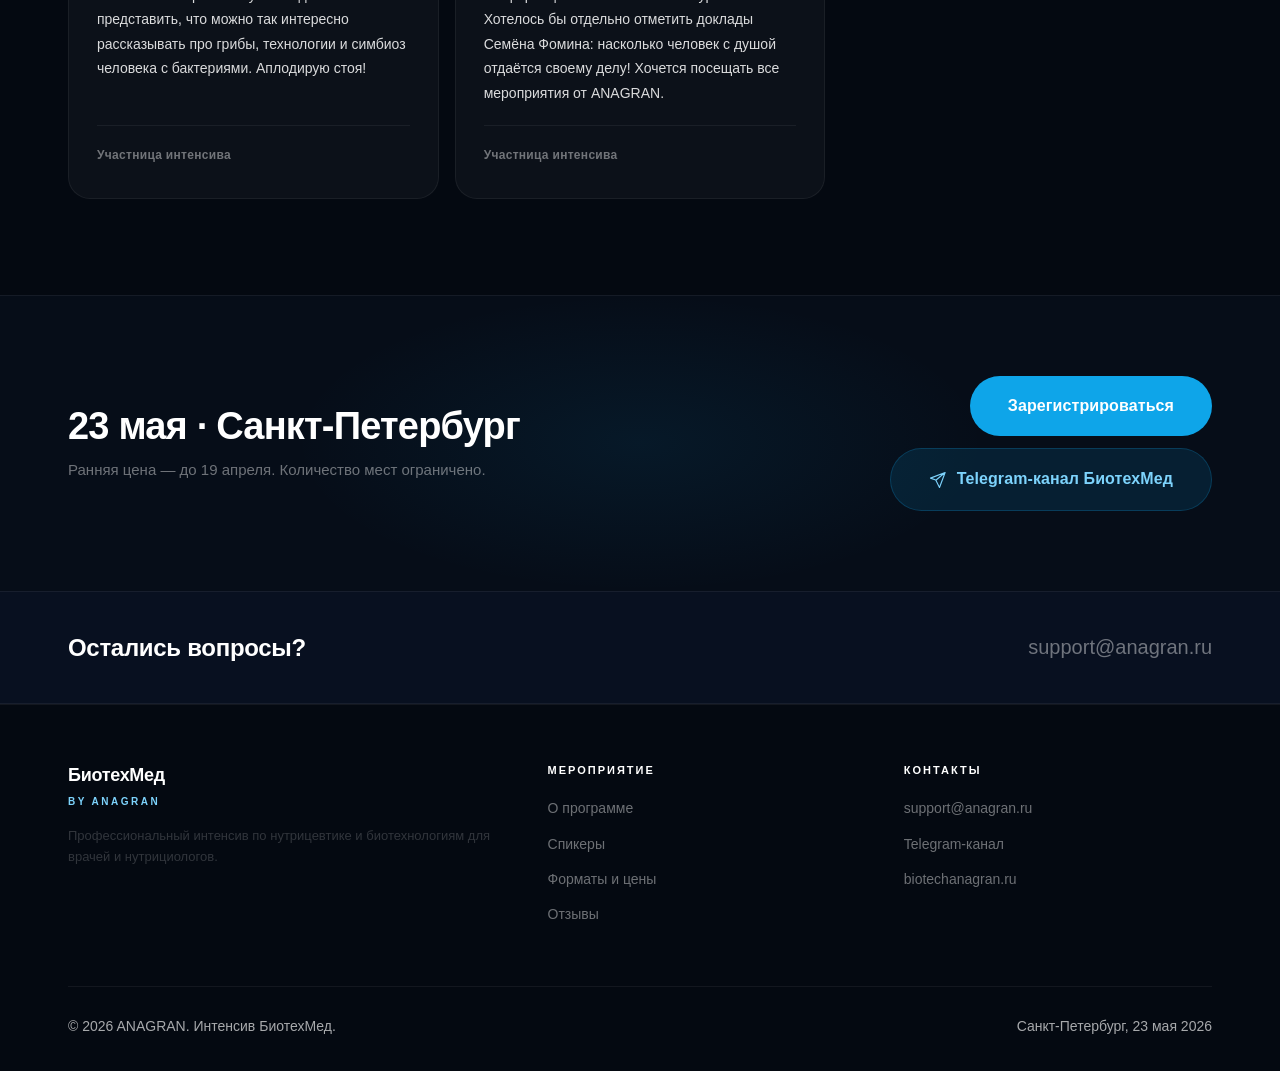
<file: index-old.html>
<!DOCTYPE html>
<html lang="ru">
<head>
  <meta charset="UTF-8" />
  <meta name="viewport" content="width=device-width, initial-scale=1.0" />
  <title>БиотехМед — интенсив по нутрицевтике · 23 мая, Санкт-Петербург</title>
  <meta name="description" content="Профессиональный интенсив ANAGRAN для врачей и нутрициологов. Научная база, клинические кейсы, прикладные решения. 23 мая, Санкт-Петербург." />
  <link rel="stylesheet" href="css/style.css" />
</head>
<body>

  <!-- NAV -->
  <nav class="nav">
    <div class="container nav__inner">
      <a href="#" class="nav__logo">
        <span class="nav__logo-name">БиотехМед</span>
        <span class="nav__logo-sub">by ANAGRAN</span>
      </a>
      <div class="nav__center">
        <a href="#about"    class="nav__link">Программа</a>
        <a href="#speakers" class="nav__link">Спикеры</a>
        <a href="#barrier"  class="nav__link">К барьеру</a>
        <a href="#pricing"  class="nav__link">Участие</a>
      </div>
      <span class="nav__date">23 мая · Санкт-Петербург</span>
      <a href="#pricing" class="btn btn--blue">Зарегистрироваться</a>
    </div>
  </nav>

  <!-- HERO -->
  <section class="hero">
    <canvas id="hero-canvas"></canvas>
    <div class="hero__glow"></div>
    <div class="hero__glow-2"></div>

    <div class="container hero__inner">
      <div class="hero__content">
        <div class="hero__event-tag">
          <span class="hero__dot"></span>
          ANAGRAN · Интенсив · 23 мая 2026
        </div>

        <h1 class="hero__title">
          Как разобраться<br>в нутрицевтике<br>и биотехнологиях,
          <span class="hero__title-muted">когда информации много,<br>а ответы противоречат друг другу.</span>
        </h1>

        <div class="hero__cta">
          <a href="#pricing" class="btn btn--blue btn--lg">Зарегистрироваться</a>
          <a href="#about" class="btn btn--ghost btn--lg">О программе</a>
        </div>

        <div class="hero__stats">
          <div class="hero__stat">
            <span class="hero__stat-num">23 мая</span>
            <span class="hero__stat-label">Санкт-Петербург</span>
          </div>
          <div class="hero__stat">
            <span class="hero__stat-num">6</span>
            <span class="hero__stat-label">Спикеров</span>
          </div>
          <div class="hero__stat">
            <span class="hero__stat-num">8 часов</span>
            <span class="hero__stat-label">Насыщенного обучения</span>
          </div>
          <div class="hero__stat">
            <span class="hero__stat-num">от 2 500 ₽</span>
            <span class="hero__stat-label">Стоимость</span>
          </div>
        </div>
      </div>

      <div class="hero__card">
        <div class="hero__card-eyebrow">Детали события</div>
        <div class="hero__card-row">
          <span class="hero__card-key">Дата</span>
          <span class="hero__card-val">23 мая 2026</span>
          <span class="hero__card-sub">Начало в 10:00 МСК, сбор с 9:00</span>
        </div>
        <div class="hero__card-row">
          <span class="hero__card-key">Место</span>
          <span class="hero__card-val">Гранд Отель Мойка 22</span>
          <span class="hero__card-sub">наб. реки Мойки, 22</span>
        </div>
        <div class="hero__card-row">
          <span class="hero__card-key">Формат</span>
          <span class="hero__card-val">Образовательный интенсив</span>
          <span class="hero__card-sub">Очное участие, онлайн запись<br>Лекции, неочевидные кейсы, нетворкинг</span>
        </div>
        <div class="hero__card-row">
          <span class="hero__card-key">Документ</span>
          <span class="hero__card-val">Сертификат</span>
          <span class="hero__card-sub">Каждому участнику</span>
        </div>
        <div class="hero__card-cta">
          <a href="#pricing" class="btn btn--blue">Зарегистрироваться</a>
        </div>
      </div>
    </div>
  </section>

  <!-- MARQUEE -->
  <div class="marquee-wrap" aria-hidden="true">
    <div class="marquee-track">
      <span class="marquee-item">МИКРОБИОМ</span><span class="marquee-sep"></span>
      <span class="marquee-item">НУТРИЦЕВТИКА</span><span class="marquee-sep"></span>
      <span class="marquee-item">ИММУНИТЕТ</span><span class="marquee-sep"></span>
      <span class="marquee-item">ЖКТ</span><span class="marquee-sep"></span>
      <span class="marquee-item">БИОТЕХНОЛОГИИ</span><span class="marquee-sep"></span>
      <span class="marquee-item">ГОРМОНЫ</span><span class="marquee-sep"></span>
      <span class="marquee-item">ОНКОЛОГИЯ</span><span class="marquee-sep"></span>
      <span class="marquee-item">ПРЕВЕНТИВНАЯ МЕДИЦИНА</span><span class="marquee-sep"></span>
      <span class="marquee-item">МИКРОБИОМ</span><span class="marquee-sep"></span>
      <span class="marquee-item">НУТРИЦЕВТИКА</span><span class="marquee-sep"></span>
      <span class="marquee-item">ИММУНИТЕТ</span><span class="marquee-sep"></span>
      <span class="marquee-item">ЖКТ</span><span class="marquee-sep"></span>
      <span class="marquee-item">БИОТЕХНОЛОГИИ</span><span class="marquee-sep"></span>
      <span class="marquee-item">ГОРМОНЫ</span><span class="marquee-sep"></span>
      <span class="marquee-item">ОНКОЛОГИЯ</span><span class="marquee-sep"></span>
      <span class="marquee-item">ПРЕВЕНТИВНАЯ МЕДИЦИНА</span><span class="marquee-sep"></span>
    </div>
  </div>

  <!-- PROBLEMS -->
  <section class="problems">
    <div class="container">
      <div class="sec-header">
        <div class="label">Точка входа</div>
        <h2 class="h2">С чем сталкиваются специалисты</h2>
        <p class="lead">Три ситуации, которые возникают у большинства — независимо от опыта и специализации.</p>
      </div>
      <div class="problems__grid reveal">
        <div class="problem-item">
          <div class="problem-item__num">01</div>
          <h3 class="problem-item__title">Рекомендации противоречат друг другу</h3>
          <p class="problem-item__text">Схемы копируются без понимания механизмов. Оценка качества продуктов вызывает сложности. Решения принимаются методом проб — без системной опоры.</p>
        </div>
        <div class="problem-item">
          <div class="problem-item__num">02</div>
          <h3 class="problem-item__title">Пациенты спрашивают — ответа нет</h3>
          <p class="problem-item__text">Запрос на нутрицевтики растёт, но нет структурированного подхода. Без системы сложно давать обоснованные назначения, сохраняя профессиональный статус.</p>
        </div>
        <div class="problem-item">
          <div class="problem-item__num">03</div>
          <h3 class="problem-item__title">Потолок роста в практике</h3>
          <p class="problem-item__text">Есть поток пациентов, но не хватает инструментов для сложных случаев. Стандартные протоколы не дают результата — нужны новые, обоснованные подходы.</p>
        </div>
      </div>
    </div>
  </section>

  <!-- ABOUT -->
  <section class="about" id="about">
    <div class="container">
      <div class="about__grid">
        <div>
          <div class="label reveal">О мероприятии</div>
          <h2 class="h2 reveal reveal-delay-1">Один день, который складывает систему</h2>
          <p class="lead reveal reveal-delay-2">БиотехМед — интенсив, где клинический опыт, научная база и прикладные решения объединяются в единый подход. Не очередная конференция — структурированная работа со знанием.</p>
          <div class="about__topics">
            <div class="about__topic reveal reveal-delay-1">
              <span class="about__topic-line"></span>
              <span class="about__topic-text">Микробиота и иммунная система — механизмы, патогенез и возможности коррекции</span>
            </div>
            <div class="about__topic reveal reveal-delay-2">
              <span class="about__topic-line"></span>
              <span class="about__topic-text">Лекарственные грибы в нутрицевтике: научная база и биотехнология от разработчиков</span>
            </div>
            <div class="about__topic reveal reveal-delay-3">
              <span class="about__topic-line"></span>
              <span class="about__topic-text">ЖКТ, гормоны, иммунитет: разборы состояний и клинические кейсы</span>
            </div>
            <div class="about__topic reveal reveal-delay-4">
              <span class="about__topic-line"></span>
              <span class="about__topic-text">Микробиом и онкология: актуальные данные и современные подходы к коррекции</span>
            </div>
          </div>
        </div>

        <div class="about__stats">
          <div class="about__stat reveal reveal-delay-1">
            <div class="about__stat-num count-target" data-target="6">6</div>
            <div class="about__stat-label">Спикеров — практиков и исследователей</div>
          </div>
          <div class="about__stat reveal reveal-delay-2">
            <div class="about__stat-num count-target" data-target="1">1</div>
            <div class="about__stat-label">Интенсивный день насыщенного обучения</div>
          </div>
          <div class="about__stat reveal reveal-delay-3">
            <div class="about__stat-num count-target" data-target="3">3</div>
            <div class="about__stat-label">Формата участия на выбор</div>
          </div>
        </div>
      </div>
    </div>
  </section>

  <!-- SEGMENTS -->
  <section class="segments" id="segments">
    <div class="container">
      <div class="sec-header sec-header--c">
        <div class="label">Аудитория</div>
        <h2 class="h2">Для кого этот интенсив</h2>
        <p class="lead">Все участники объединены практическим контекстом и потребностью в знаниях, которые применяются сразу.</p>
      </div>
      <div class="segments__grid" id="segments-grid"></div>
    </div>
  </section>

  <!-- SPEAKERS -->
  <section class="speakers" id="speakers">
    <div class="container">
      <div class="sec-header sec-header--c">
        <div class="label">Спикеры</div>
        <h2 class="h2">Спикеры и темы интенсива</h2>
        <p class="lead">Спикеры БиотехМед — это ведущие специалисты, которые формируют подходы и разрабатывают протоколы, ежедневно работая с клиническими случаями, доводя пациентов до прогнозируемого результата.</p>
      </div>

      <div class="speakers__grid" id="speakers-grid"></div>
    </div>
  </section>

  <!-- BARRIER -->
  <section class="barrier" id="barrier">
    <div class="container">
      <div class="barrier__inner">
        <div class="reveal">
          <div class="barrier__badge">Эксклюзивный формат</div>
          <h2 class="barrier__title">Рубрика<br><span>«К барьеру»</span></h2>
          <p class="barrier__desc">Практикующий врач задаёт вопросы производителю напрямую — и получает честные ответы. Без маркетинговых формулировок: только составы, технологии и клинические данные.</p>
          <p class="barrier__note">То, что врачи хотят знать о продукте, но обычно не могут спросить. Открытый диалог спикера и представителя ANAGRAN — в прямом эфире интенсива.</p>
        </div>
        <div class="barrier__photo reveal reveal-delay-2">
          <img src="photos/парни_2.png" alt="К барьеру — БиотехМед" loading="lazy">
        </div>
      </div>
    </div>
  </section>

  <!-- BENEFITS -->
  <section class="benefits" id="benefits">
    <div class="container">
      <div class="sec-header">
        <div class="label">Результат</div>
        <h2 class="h2">Что вы получите после интенсива</h2>
        <p class="lead">Не набор разрозненных фактов — системное понимание, понятные алгоритмы и уверенность в решениях.</p>
      </div>
      <div class="benefits__grid">
        <div class="benefit-item reveal reveal-delay-1">
          <div class="benefit-item__num">01</div>
          <div class="benefit-item__title">Системное понимание</div>
          <p class="benefit-item__text">Роль микробиома в здоровье и заболеваниях — причинно-следственные связи, а не разрозненные факты.</p>
        </div>
        <div class="benefit-item reveal reveal-delay-2">
          <div class="benefit-item__num">02</div>
          <div class="benefit-item__title">Научная база</div>
          <p class="benefit-item__text">Понимание механизмов действия нутрицевтиков с возможностью прогнозировать результат и строить аргументацию.</p>
        </div>
        <div class="benefit-item reveal reveal-delay-3">
          <div class="benefit-item__num">03</div>
          <div class="benefit-item__title">Клинические алгоритмы</div>
          <p class="benefit-item__text">Конкретные кейсы и разборы состояний: ЖКТ, гормоны, иммунитет, онкология — для немедленного применения.</p>
        </div>
        <div class="benefit-item reveal reveal-delay-1">
          <div class="benefit-item__num">04</div>
          <div class="benefit-item__title">Аргументация для пациентов</div>
          <p class="benefit-item__text">Обоснованные ответы на вопросы о нутрицевтиках без риска для профессиональной репутации.</p>
        </div>
        <div class="benefit-item reveal reveal-delay-2">
          <div class="benefit-item__num">05</div>
          <div class="benefit-item__title">Профессиональное сообщество</div>
          <p class="benefit-item__text">Нетворкинг с коллегами, которые работают с теми же задачами — для обмена опытом и совместной работы над кейсами.</p>
        </div>
        <div class="benefit-item benefit-item--highlight reveal reveal-delay-3">
          <div class="benefit-item__num">06</div>
          <div class="benefit-item__title">Сертификат участника</div>
          <p class="benefit-item__text">Официальный документ, подтверждающий обучение современным биотехнологическим подходам в нутрицевтике и превентивной медицине.</p>
        </div>
      </div>
    </div>
  </section>

  <!-- PRICING -->
  <section class="pricing" id="pricing">
    <div class="container">
      <div class="sec-header sec-header--c">
        <div class="label">Участие</div>
        <h2 class="h2">Форматы и стоимость</h2>
        <p class="lead">Очное участие, запись или расширенный доступ — выберите подходящий вариант.</p>
      </div>
      <div class="pricing__grid" id="pricing-grid"></div>
    </div>
  </section>

  <!-- TESTIMONIALS -->
  <section class="testimonials" id="reviews">
    <div class="container">
      <div class="sec-header sec-header--c">
        <div class="label">Отзывы</div>
        <h2 class="h2">Что говорят участники</h2>
        <p class="lead">Специалисты, которые уже были на интенсивах БиотехМед.</p>
      </div>
      <div class="testimonials__grid" id="reviews-grid"></div>
    </div>
  </section>

  <!-- CTA FINAL -->
  <section class="cta-final">
    <div class="container cta-final__inner">
      <div>
        <h2 class="cta-final__title">23 мая · Санкт-Петербург</h2>
        <p class="cta-final__sub">Ранняя цена — до 19 апреля. Количество мест ограничено.</p>
      </div>
      <div class="cta-final__actions">
        <a href="#pricing" class="btn btn--blue btn--lg">Зарегистрироваться</a>
        <a href="https://t.me/biotechmedanagran" target="_blank" class="btn btn--tg btn--lg">
          <svg width="18" height="18" viewBox="0 0 24 24" fill="none" stroke="currentColor" stroke-width="1.5" stroke-linecap="round" stroke-linejoin="round"><path d="M21.5 2L2 9.5l7 2.5M21.5 2L14 22l-5-10M21.5 2L9.5 12"/></svg>
          Telegram-канал БиотехМед
        </a>
      </div>
    </div>
  </section>

  <!-- QUESTIONS -->
  <section class="questions-bar">
    <div class="container questions-bar__inner">
      <span class="questions-bar__title">Остались вопросы?</span>
      <a href="mailto:support@anagran.ru" class="questions-bar__email">support@anagran.ru</a>
    </div>
  </section>

  <!-- FOOTER -->
  <footer class="footer">
    <div class="container">
      <div class="footer__inner">
        <div>
          <div class="footer__brand-name">БиотехМед</div>
          <div class="footer__brand-sub">by ANAGRAN</div>
          <p class="footer__brand-desc">Профессиональный интенсив по нутрицевтике и биотехнологиям для врачей и нутрициологов.</p>
        </div>
        <div>
          <div class="footer__col-title">Мероприятие</div>
          <a href="#about"    class="footer__link">О программе</a>
          <a href="#speakers" class="footer__link">Спикеры</a>
          <a href="#pricing"  class="footer__link">Форматы и цены</a>
          <a href="#reviews"  class="footer__link">Отзывы</a>
        </div>
        <div>
          <div class="footer__col-title">Контакты</div>
          <a href="mailto:support@anagran.ru"             class="footer__link">support@anagran.ru</a>
          <a href="https://t.me/biotechmedanagran"        target="_blank" class="footer__link">Telegram-канал</a>
          <a href="https://biotechanagran.ru/"            target="_blank" class="footer__link">biotechanagran.ru</a>
        </div>
      </div>
      <div class="footer__bottom">
        <span>© 2026 ANAGRAN. Интенсив БиотехМед.</span>
        <span>Санкт-Петербург, 23 мая 2026</span>
      </div>
    </div>
  </footer>

  <!-- REGISTRATION MODAL -->
  <div class="modal-overlay" id="reg-modal">
    <div class="modal">
      <button class="modal__close" id="modal-close" aria-label="Закрыть">&times;</button>
      <div class="modal__title" id="modal-title">Регистрация</div>
      <div class="modal__subtitle" id="modal-subtitle"></div>
      <div class="modal__price" id="modal-price"></div>
      <form class="modal__form" id="reg-form">
        <input type="hidden" id="form-format" name="format">
        <input type="hidden" id="form-price-val" name="price">
        <input type="hidden" id="form-payment-url" name="paymentUrl">
        <div class="modal__field">
          <label class="modal__label" for="form-name">Ваше ФИО</label>
          <input class="modal__input" type="text" id="form-name" name="name" placeholder="Ваше ФИО" required>
        </div>
        <div class="modal__field">
          <label class="modal__label" for="form-email">Введите ваш электронный адрес</label>
          <input class="modal__input" type="email" id="form-email" name="email" placeholder="Введите ваш эл. адрес" required>
        </div>
        <div class="modal__field">
          <label class="modal__label" for="form-phone">Телефон</label>
          <input class="modal__input" type="tel" id="form-phone" name="phone" placeholder="Введите ваш телефон" required>
        </div>
        <div class="modal__field">
          <label class="modal__label" for="form-social">Ваш аккаунт в социальных сетях</label>
          <input class="modal__input" type="text" id="form-social" name="social" placeholder="Ваш аккаунт в социальных сетях">
        </div>
        <div class="modal__field">
          <label class="modal__label" for="form-referral">От кого вы получили приглашение</label>
          <input class="modal__input" type="text" id="form-referral" name="referral" placeholder="От кого вы получили приглашение">
        </div>
        <div class="modal__field">
          <label class="modal__label" for="form-spec">Врачебная специализация</label>
          <input class="modal__input" type="text" id="form-spec" name="specialization" placeholder="Врачебная специализация">
        </div>
        <div class="modal__consent">
          <label class="modal__checkbox-label">
            <input type="checkbox" id="form-consent" required>
            <span>Я согласен на обработку моих персональных данных в соответствии с <a href="https://artlifecourse.getcourse.ru/page4" target="_blank">Условиями</a></span>
          </label>
        </div>
        <button type="submit" class="btn btn--blue modal__submit" id="modal-submit" disabled>Участвовать</button>
      </form>
    </div>
  </div>

  <!-- SCROLL TOP -->
  <button class="back-top" id="back-top" aria-label="Наверх">↑</button>

  <!-- DATA -->
  <script src="data/speakers.js"></script>
  <script src="data/segments.js"></script>
  <script src="data/reviews.js"></script>
  <script src="data/pricing.js"></script>
  <!-- MAIN -->
  <script src="js/main.js"></script>
</body>
</html>
</file>
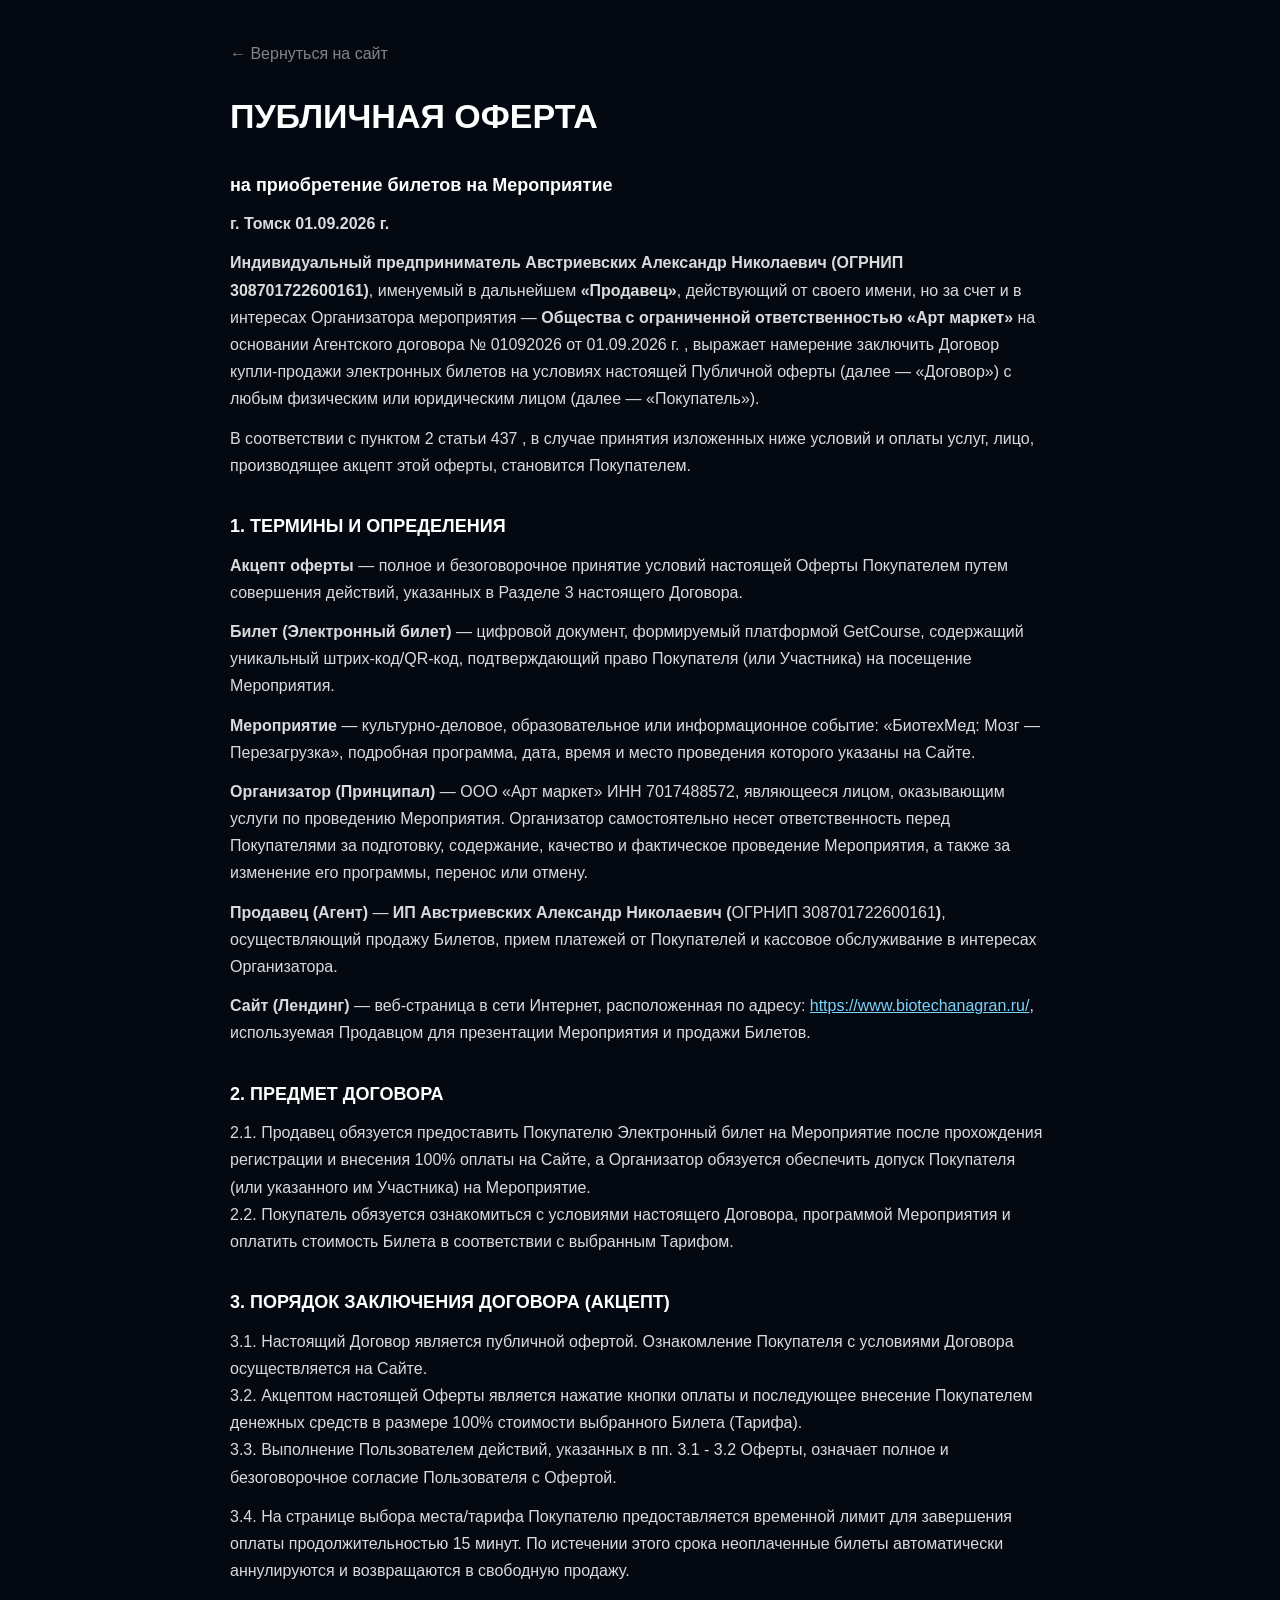
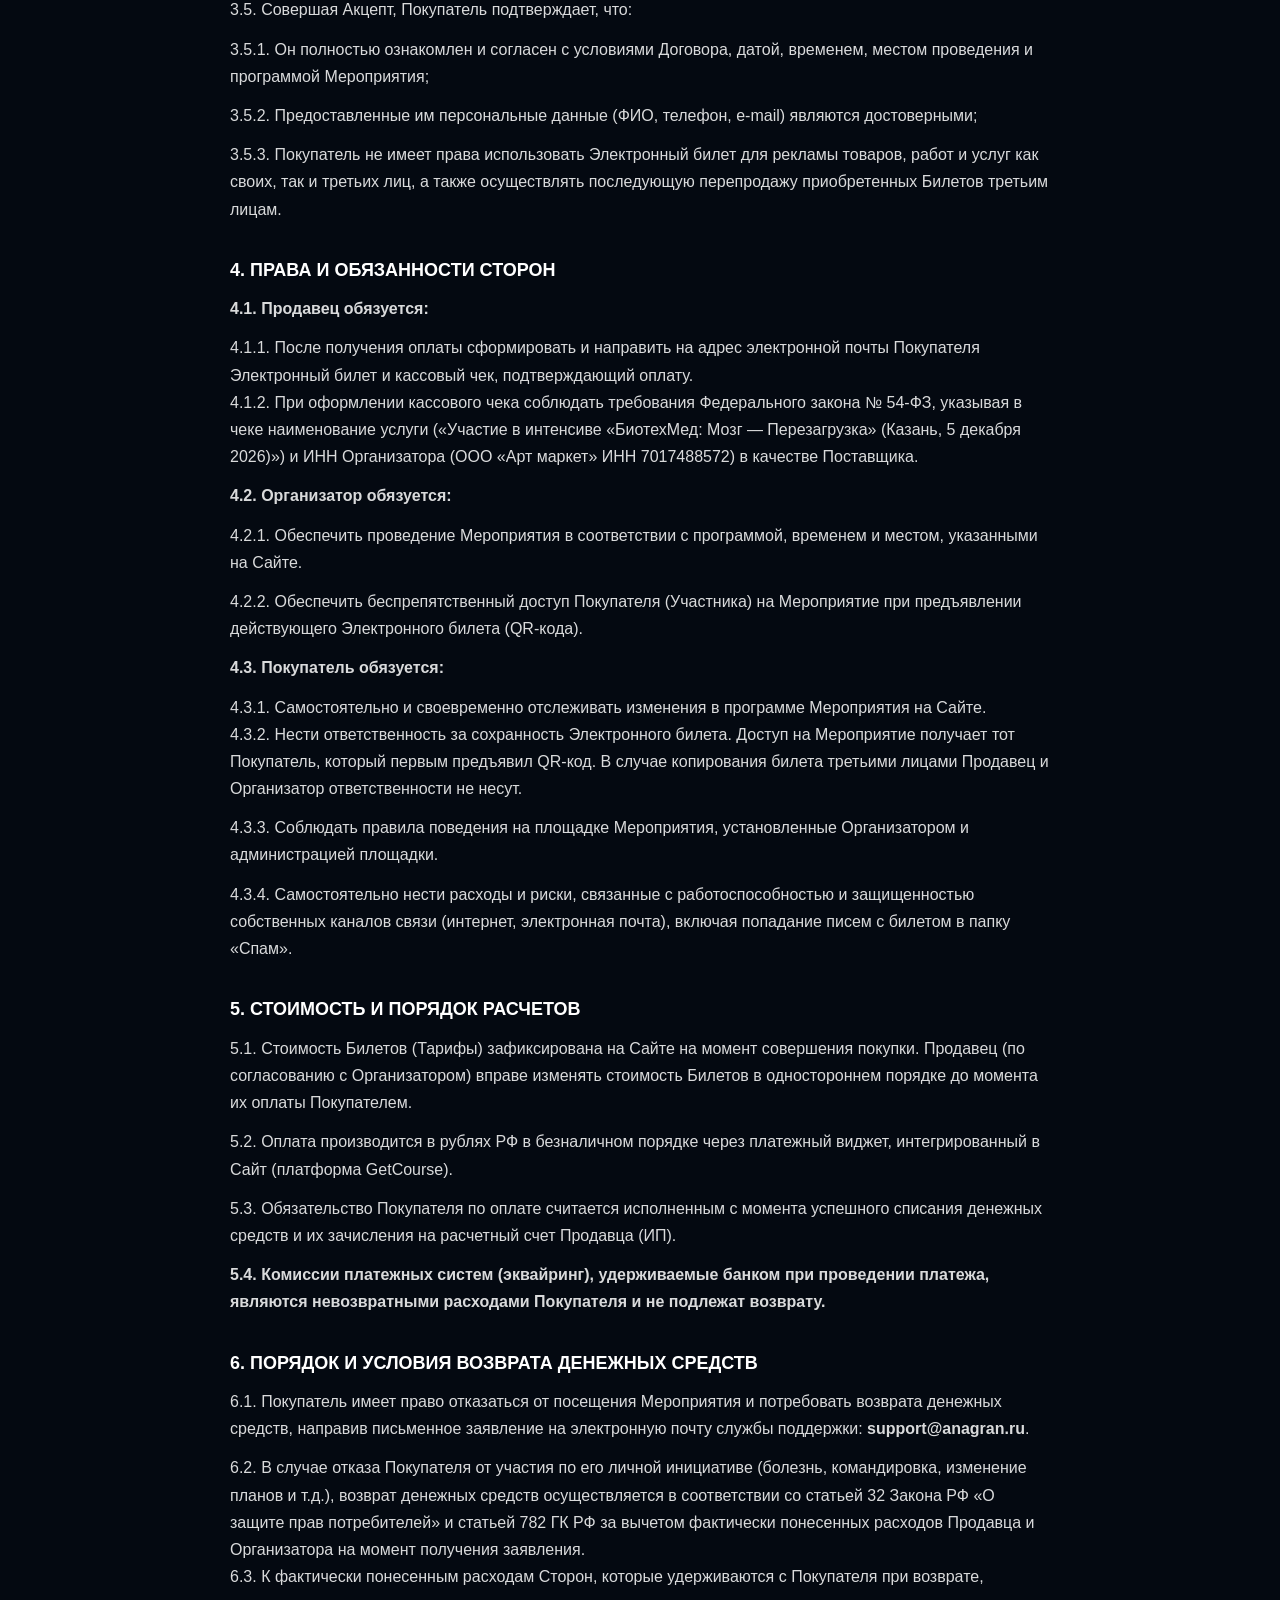
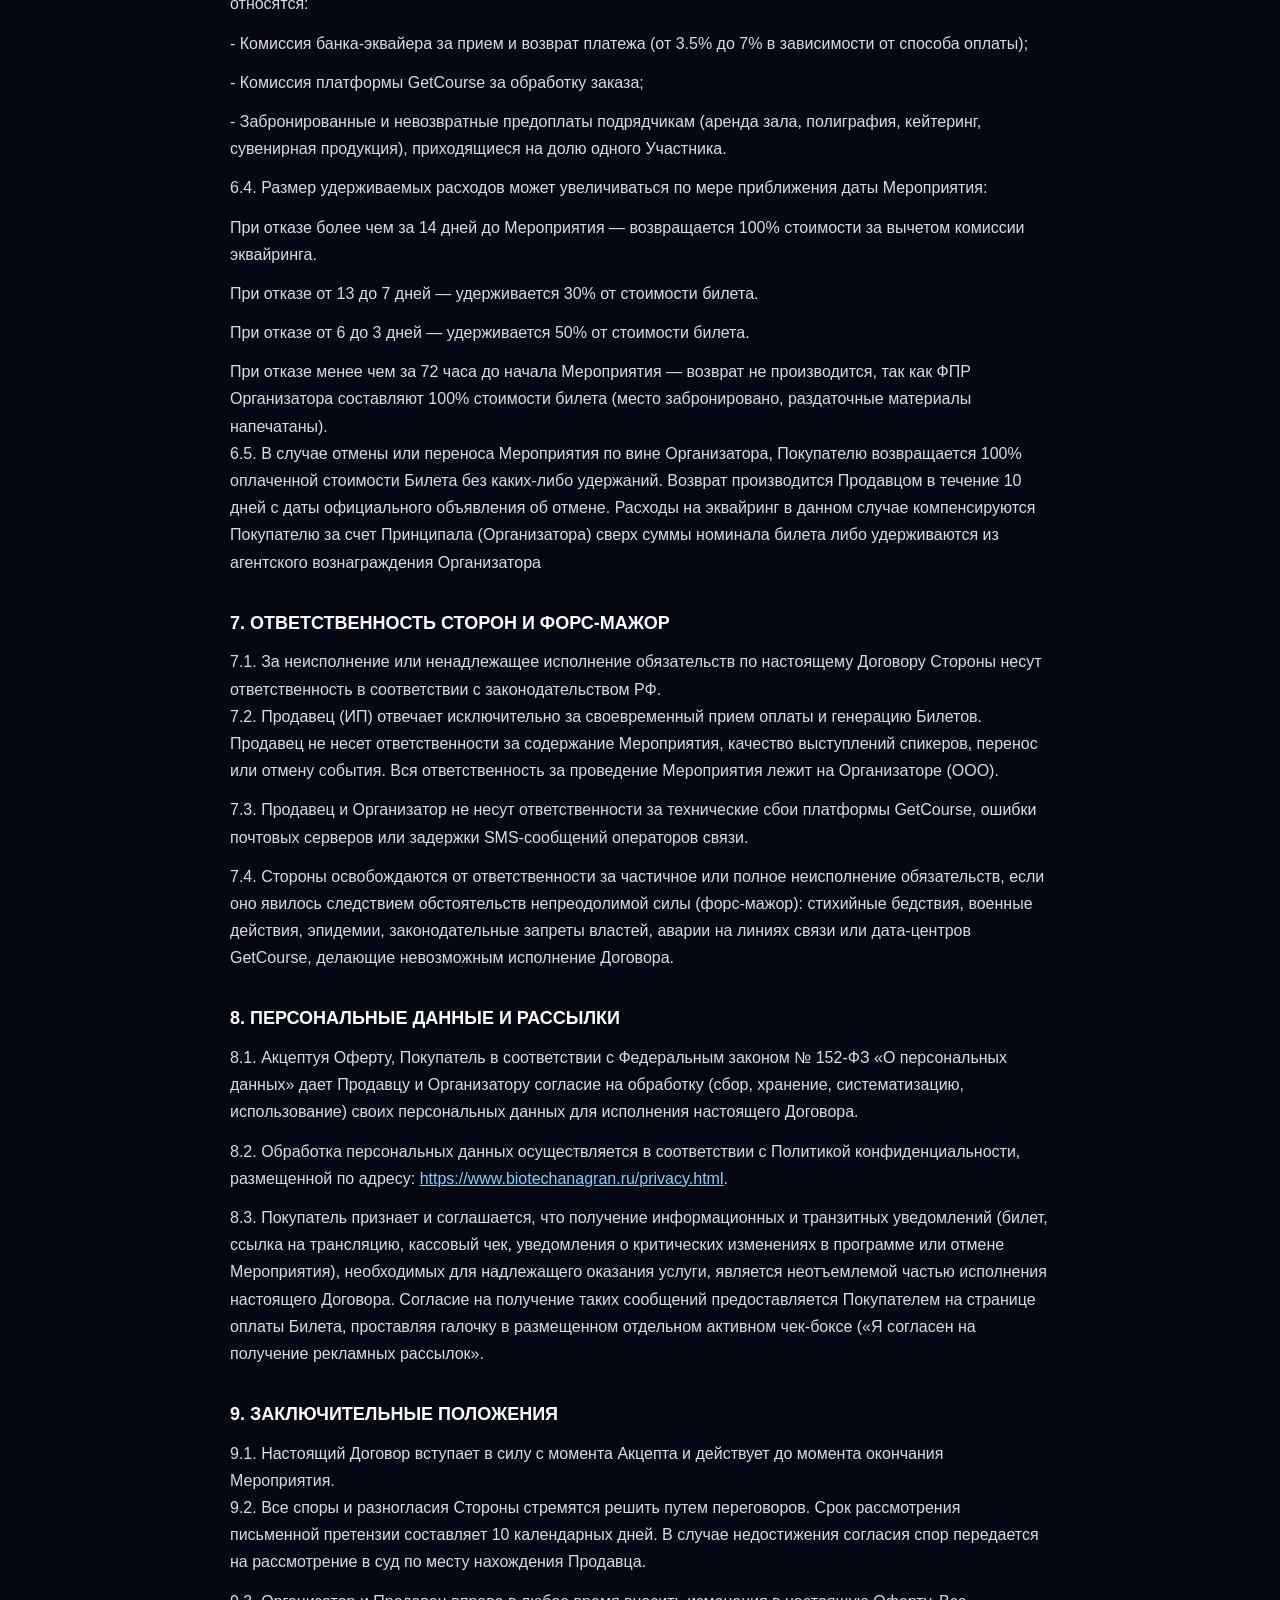
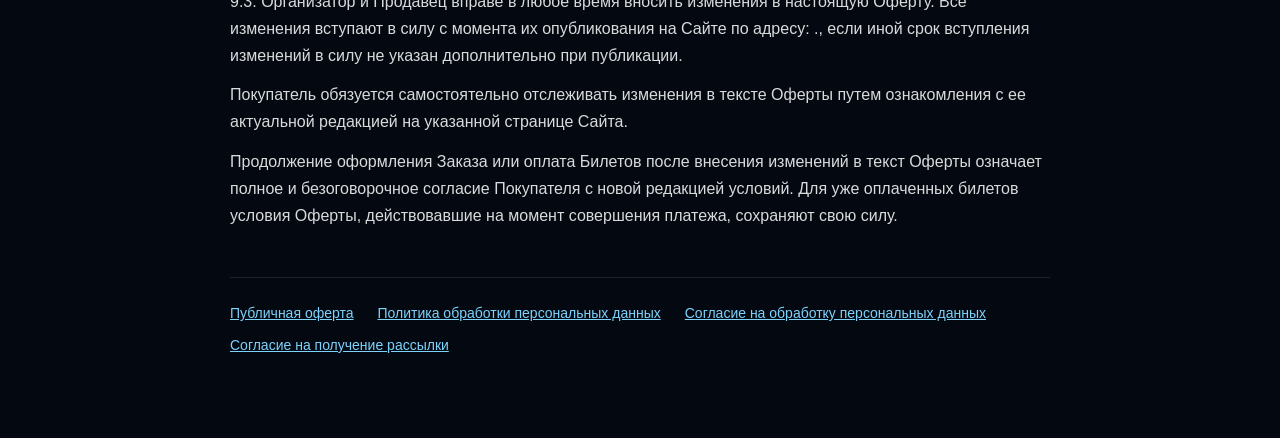
<file: oferta.html>
<!DOCTYPE html>
<html lang="ru"><head><meta charset="UTF-8"><meta name="viewport" content="width=device-width, initial-scale=1.0">
<title>Публичная оферта · ANAGRAN</title><meta name="robots" content="index,follow">
<style>:root{--bg:#040911;--t:rgba(255,255,255,.85);--m:rgba(255,255,255,.5);--a:#7DD3FC}
*{box-sizing:border-box}body{margin:0;background:var(--bg);color:var(--t);font:16px/1.7 -apple-system,BlinkMacSystemFont,"Segoe UI",Roboto,Arial,sans-serif;-webkit-font-smoothing:antialiased}
.legal{max-width:860px;margin:0 auto;padding:40px 20px 80px}a{color:var(--a)}
.back{display:inline-block;margin-bottom:28px;text-decoration:none;color:var(--m)}.back:hover{color:var(--a)}
h1{font-size:clamp(24px,4vw,34px);line-height:1.25;margin:0 0 28px;color:#fff}
h2{font-size:18px;margin:32px 0 10px;color:#fff;text-align:left}p{margin:0 0 12px;text-align:left;overflow-wrap:anywhere;white-space:pre-line}
.docs{margin-top:48px;padding-top:24px;border-top:1px solid rgba(255,255,255,.1);display:flex;flex-wrap:wrap;gap:8px 24px;font-size:14px}</style></head><body>
<main class="legal"><a class="back" href="index.html">← Вернуться на сайт</a>
<h1>ПУБЛИЧНАЯ ОФЕРТА</h1>
<h2>на приобретение билетов на Мероприятие</h2>
<p><strong> </strong><strong>г. Томск </strong> <strong>01.09.2026 г. </strong></p>
<p><strong>Индивидуальный предприниматель </strong><strong>Австриевских</strong><strong> Александр Николаевич (ОГРНИП 308701722600161)</strong>, именуемый в дальнейшем <strong>«Продавец»</strong>, действующий от своего имени, но за счет и в интересах Организатора мероприятия — <strong>Общества </strong><strong>с ограниченной ответственностью «Арт маркет» </strong> на основании Агентского договора № 01092026 от 01.09.2026 г. , выражает намерение заключить Договор купли-продажи электронных билетов на условиях настоящей Публичной оферты (далее — «Договор») с любым физическим или юридическим лицом (далее — «Покупатель»).</p>
<p>В соответствии с пунктом 2 статьи 437 , в случае принятия изложенных ниже условий и оплаты услуг, лицо, производящее акцепт этой оферты, становится Покупателем.</p>
<h2>1. ТЕРМИНЫ И ОПРЕДЕЛЕНИЯ</h2>
<p><strong>Акцепт оферты</strong> — полное и безоговорочное принятие условий настоящей Оферты Покупателем путем совершения действий, указанных в Разделе 3 настоящего Договора.</p>
<p><strong>Билет (Электронный билет)</strong> — цифровой документ, формируемый платформой GetCourse, содержащий уникальный штрих-код/QR-код, подтверждающий право Покупателя (или Участника) на посещение Мероприятия.</p>
<p><strong>Мероприятие</strong> — культурно-деловое, образовательное или информационное событие: «БиотехМед: Мозг — Перезагрузка», подробная программа, дата, время и место проведения которого указаны на Сайте.</p>
<p><strong>Организатор (Принципал)</strong> — ООО «Арт маркет» ИНН 7017488572, являющееся лицом, оказывающим услуги по проведению Мероприятия. Организатор самостоятельно несет ответственность перед Покупателями за подготовку, содержание, качество и фактическое проведение Мероприятия, а также за изменение его программы, перенос или отмену.</p>
<p><strong>Продавец (Агент)</strong> — <strong>ИП  </strong><strong>Австриевских</strong><strong> Александр Николаевич (</strong>ОГРНИП 308701722600161<strong>)</strong>, осуществляющий продажу Билетов, прием платежей от Покупателей и кассовое обслуживание в интересах Организатора.</p>
<p><strong>Сайт (Лендинг)</strong> — веб-страница в сети Интернет, расположенная по адресу: <a href="https://www.biotechanagran.ru/">https://www.biotechanagran.ru/</a>, используемая Продавцом для презентации Мероприятия и продажи Билетов.</p>
<h2>2. ПРЕДМЕТ ДОГОВОРА</h2>
<p>2.1. Продавец обязуется предоставить Покупателю Электронный билет на Мероприятие после прохождения регистрации и внесения 100% оплаты на Сайте, а Организатор обязуется обеспечить допуск Покупателя (или указанного им Участника) на Мероприятие.
2.2. Покупатель обязуется ознакомиться с условиями настоящего Договора, программой Мероприятия и оплатить стоимость Билета в соответствии с выбранным Тарифом.</p>
<h2>3. ПОРЯДОК ЗАКЛЮЧЕНИЯ ДОГОВОРА (АКЦЕПТ)</h2>
<p>3.1. Настоящий Договор является публичной офертой. Ознакомление Покупателя с условиями Договора осуществляется на Сайте.
3.2. Акцептом настоящей Оферты является нажатие кнопки оплаты и последующее внесение Покупателем денежных средств в размере 100% стоимости выбранного Билета (Тарифа).
3.3. Выполнение Пользователем действий, указанных в пп. 3.1 - 3.2 Оферты, означает полное и безоговорочное согласие Пользователя с Офертой.</p>
<p>3.4. На странице выбора места/тарифа Покупателю предоставляется временной лимит для завершения оплаты продолжительностью 15 минут. По истечении этого срока неоплаченные билеты автоматически аннулируются и возвращаются в свободную продажу.</p>
<p>3.5. Совершая Акцепт, Покупатель подтверждает, что:</p>
<p>3.5.1. Он полностью ознакомлен и согласен с условиями Договора, датой, временем, местом проведения и программой Мероприятия;</p>
<p>3.5.2. Предоставленные им персональные данные (ФИО, телефон, e-mail) являются достоверными;</p>
<p>3.5.3. Покупатель не имеет права использовать Электронный билет для рекламы товаров, работ и услуг как своих, так и третьих лиц, а также осуществлять последующую перепродажу приобретенных Билетов третьим лицам.</p>
<h2>4. ПРАВА И ОБЯЗАННОСТИ СТОРОН</h2>
<p><strong>4.1. Продавец обязуется:</strong></p>
<p>4.1.1. После получения оплаты сформировать и направить на адрес электронной почты Покупателя Электронный билет и кассовый чек, подтверждающий оплату.
4.1.2. При оформлении кассового чека соблюдать требования Федерального закона № 54-ФЗ, указывая в чеке наименование услуги («Участие в интенсиве «БиотехМед: Мозг — Перезагрузка» (Казань, 5 декабря 2026)») и ИНН Организатора (ООО «Арт маркет» ИНН 7017488572) в качестве Поставщика.</p>
<p><strong>4.2. Организатор обязуется:</strong></p>
<p>4.2.1. Обеспечить проведение Мероприятия в соответствии с программой, временем и местом, указанными на Сайте.</p>
<p>4.2.2. Обеспечить беспрепятственный доступ Покупателя (Участника) на Мероприятие при предъявлении действующего Электронного билета (QR-кода).</p>
<p><strong>4.3. Покупатель обязуется:</strong></p>
<p>4.3.1. Самостоятельно и своевременно отслеживать изменения в программе Мероприятия на Сайте.
4.3.2. Нести ответственность за сохранность Электронного билета. Доступ на Мероприятие получает тот Покупатель, который первым предъявил QR-код. В случае копирования билета третьими лицами Продавец и Организатор ответственности не несут.</p>
<p>4.3.3. Соблюдать правила поведения на площадке Мероприятия, установленные Организатором и администрацией площадки.</p>
<p>4.3.4. Самостоятельно нести расходы и риски, связанные с работоспособностью и защищенностью собственных каналов связи (интернет, электронная почта), включая попадание писем с билетом в папку «Спам».</p>
<h2>5. СТОИМОСТЬ И ПОРЯДОК РАСЧЕТОВ</h2>
<p>5.1. Стоимость Билетов (Тарифы) зафиксирована на Сайте на момент совершения покупки. Продавец (по согласованию с Организатором) вправе изменять стоимость Билетов в одностороннем порядке до момента их оплаты Покупателем.</p>
<p>5.2. Оплата производится в рублях РФ в безналичном порядке через платежный виджет, интегрированный в Сайт (платформа GetCourse).</p>
<p>5.3. Обязательство Покупателя по оплате считается исполненным с момента успешного списания денежных средств и их зачисления на расчетный счет Продавца (ИП).</p>
<p><strong>5.4. Комиссии платежных систем (эквайринг), удерживаемые банком при проведении платежа, являются невозвратными расходами Покупателя и не подлежат возврату</strong><strong>.</strong><strong> </strong></p>
<h2>6. ПОРЯДОК И УСЛОВИЯ ВОЗВРАТА ДЕНЕЖНЫХ СРЕДСТВ</h2>
<p>6.1. Покупатель имеет право отказаться от посещения Мероприятия и потребовать возврата денежных средств, направив письменное заявление на электронную почту службы поддержки: <strong>support@anagran.ru</strong>.</p>
<p>6.2. В случае отказа Покупателя от участия по его личной инициативе (болезнь, командировка, изменение планов и т.д.), возврат денежных средств осуществляется в соответствии со статьей 32 Закона РФ «О защите прав потребителей» и статьей 782 ГК РФ за вычетом фактически понесенных расходов Продавца и Организатора на момент получения заявления.
6.3. К фактически понесенным расходам Сторон, которые удерживаются с Покупателя при возврате, относятся:</p>
<p>- Комиссия банка-эквайера за прием и возврат платежа (от 3.5% до 7% в зависимости от способа оплаты);</p>
<p>- Комиссия платформы GetCourse за обработку заказа;</p>
<p>- Забронированные и невозвратные предоплаты подрядчикам (аренда зала, полиграфия, кейтеринг, сувенирная продукция), приходящиеся на долю одного Участника.</p>
<p>6.4. Размер удерживаемых расходов может увеличиваться по мере приближения даты Мероприятия:</p>
<p>При отказе более чем за 14 дней до Мероприятия — возвращается 100% стоимости за вычетом комиссии эквайринга.</p>
<p>При отказе от 13 до 7 дней — удерживается 30% от стоимости билета.</p>
<p>При отказе от 6 до 3 дней — удерживается 50% от стоимости билета.</p>
<p>При отказе менее чем за 72 часа до начала Мероприятия — возврат не производится, так как ФПР Организатора составляют 100% стоимости билета (место забронировано, раздаточные материалы напечатаны).
6.5. В случае отмены или переноса Мероприятия по вине Организатора, Покупателю возвращается 100% оплаченной стоимости Билета без каких-либо удержаний. Возврат производится Продавцом в течение 10 дней с даты официального объявления об отмене. Расходы на эквайринг в данном случае компенсируются Покупателю за счет Принципала (Организатора) сверх суммы номинала билета либо удерживаются из агентского вознаграждения Организатора</p>
<h2>7. ОТВЕТСТВЕННОСТЬ СТОРОН И ФОРС-МАЖОР</h2>
<p>7.1. За неисполнение или ненадлежащее исполнение обязательств по настоящему Договору Стороны несут ответственность в соответствии с законодательством РФ.
7.2. Продавец (ИП) отвечает исключительно за своевременный прием оплаты и генерацию Билетов. Продавец не несет ответственности за содержание Мероприятия, качество выступлений спикеров, перенос или отмену события. Вся ответственность за проведение Мероприятия лежит на Организаторе (ООО).</p>
<p>7.3. Продавец и Организатор не несут ответственности за технические сбои платформы GetCourse, ошибки почтовых серверов или задержки SMS-сообщений операторов связи.</p>
<p>7.4. Стороны освобождаются от ответственности за частичное или полное неисполнение обязательств, если оно явилось следствием обстоятельств непреодолимой силы (форс-мажор): стихийные бедствия, военные действия, эпидемии, законодательные запреты властей, аварии на линиях связи или дата-центров GetCourse, делающие невозможным исполнение Договора.</p>
<h2>8. ПЕРСОНАЛЬНЫЕ ДАННЫЕ И РАССЫЛКИ</h2>
<p>8.1. Акцептуя Оферту, Покупатель в соответствии с Федеральным законом № 152-ФЗ «О персональных данных» дает Продавцу и Организатору согласие на обработку (сбор, хранение, систематизацию, использование) своих персональных данных для исполнения настоящего Договора.</p>
<p>8.2. Обработка персональных данных осуществляется в соответствии с Политикой конфиденциальности, размещенной по адресу: <a href="https://www.biotechanagran.ru/privacy.html">https://www.biotechanagran.ru/privacy.html</a>.</p>
<p>8.3. Покупатель признает и соглашается, что получение информационных и транзитных уведомлений (билет, ссылка на трансляцию, кассовый чек, уведомления о критических изменениях в программе или отмене Мероприятия), необходимых для надлежащего оказания услуги, является неотъемлемой частью исполнения настоящего Договора. Согласие на получение таких сообщений предоставляется Покупателем на странице оплаты Билета, проставляя галочку в размещенном отдельном активном чек-боксе («Я согласен на получение рекламных рассылок».</p>
<h2>9. ЗАКЛЮЧИТЕЛЬНЫЕ ПОЛОЖЕНИЯ</h2>
<p>9.1. Настоящий Договор вступает в силу с момента Акцепта и действует до момента окончания Мероприятия.
9.2. Все споры и разногласия Стороны стремятся решить путем переговоров. Срок рассмотрения письменной претензии составляет 10<strong> </strong>календарных дней. В случае недостижения согласия спор передается на рассмотрение в суд по месту нахождения Продавца.</p>
<p>9.3. Организатор и Продавец вправе в любое время вносить изменения в настоящую Оферту. Все изменения вступают в силу с момента их опубликования на Сайте по адресу: ., если иной срок вступления изменений в силу не указан дополнительно при публикации.</p>
<p>Покупатель обязуется самостоятельно отслеживать изменения в тексте Оферты путем ознакомления с ее актуальной редакцией на указанной странице Сайта.</p>
<p>Продолжение оформления Заказа или оплата Билетов после внесения изменений в текст Оферты означает полное и безоговорочное согласие Покупателя с новой редакцией условий. Для уже оплаченных билетов условия Оферты, действовавшие на момент совершения платежа, сохраняют свою силу.</p>
<nav class="docs"><a href="oferta.html">Публичная оферта</a><a href="privacy.html">Политика обработки персональных данных</a><a href="soglasie-pd.html">Согласие на обработку персональных данных</a><a href="soglasie-rim.html">Согласие на получение рассылки</a></nav></main></body></html>
</file>
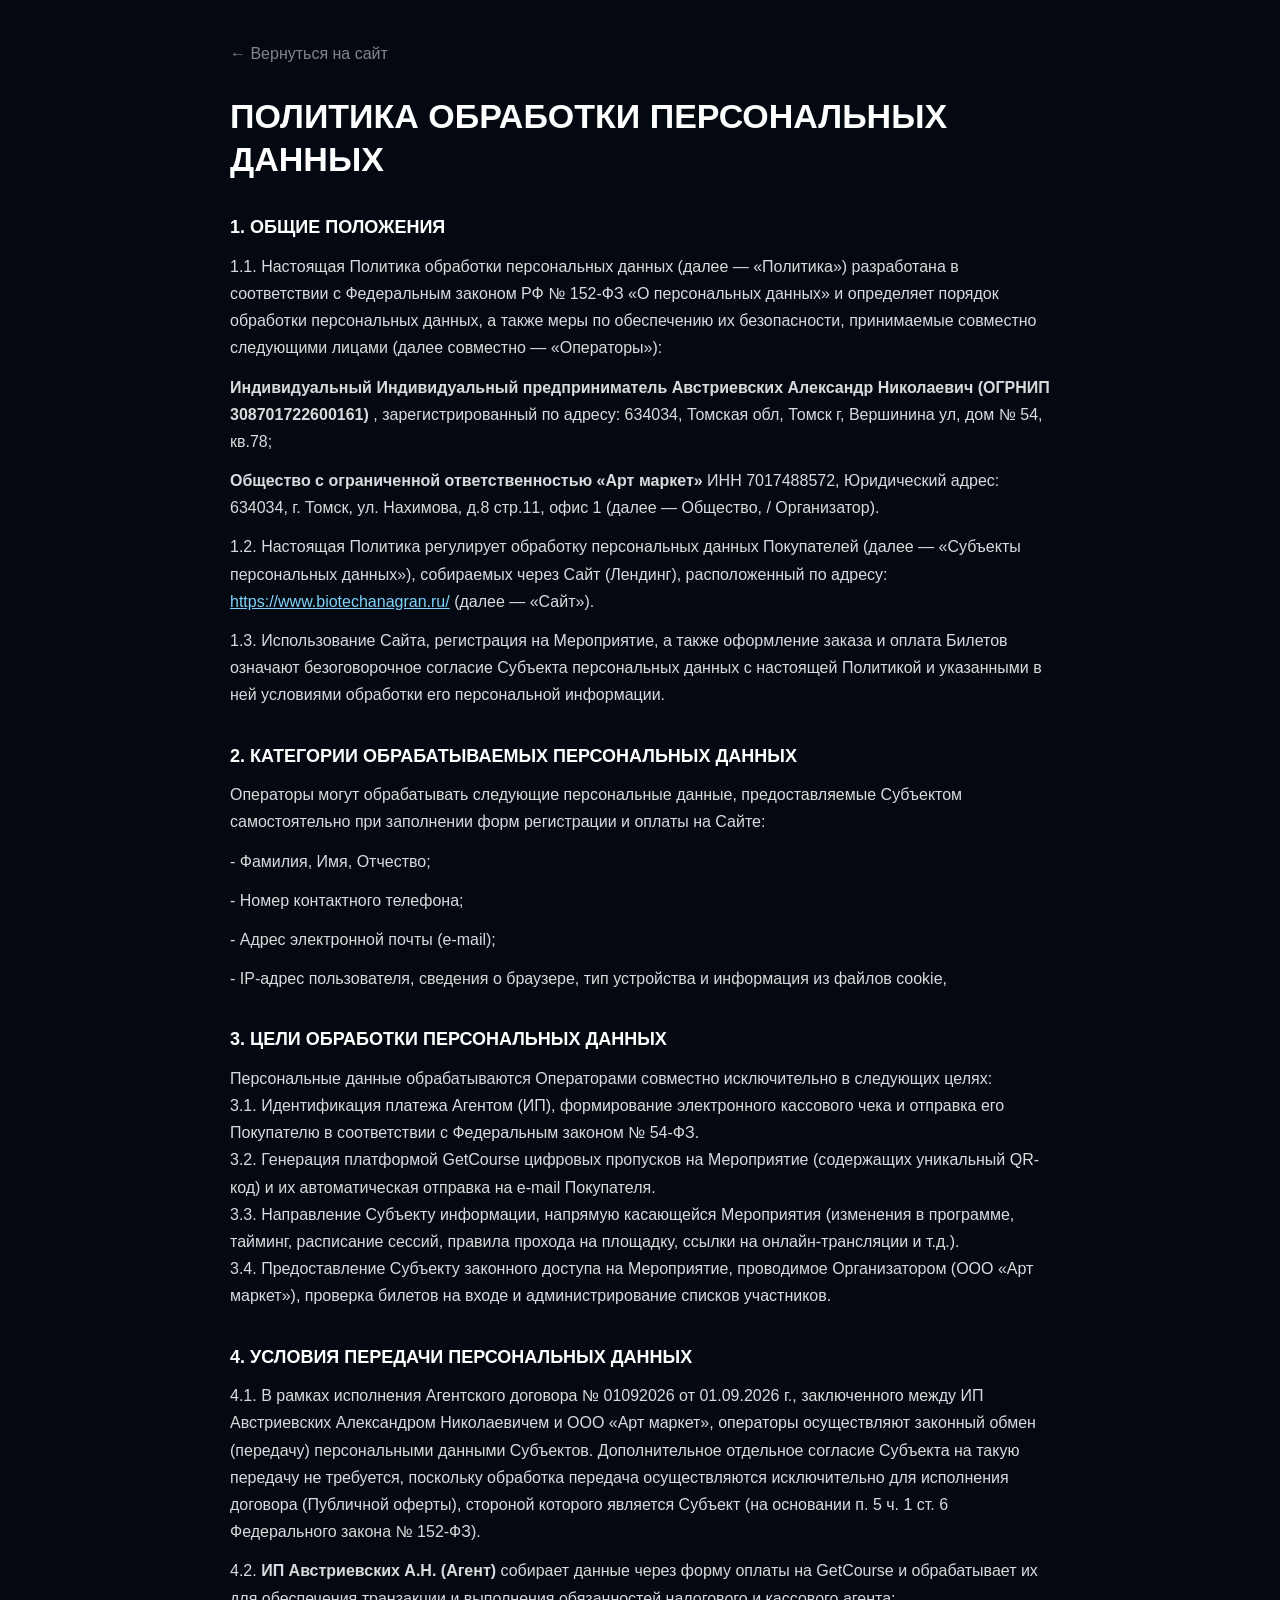
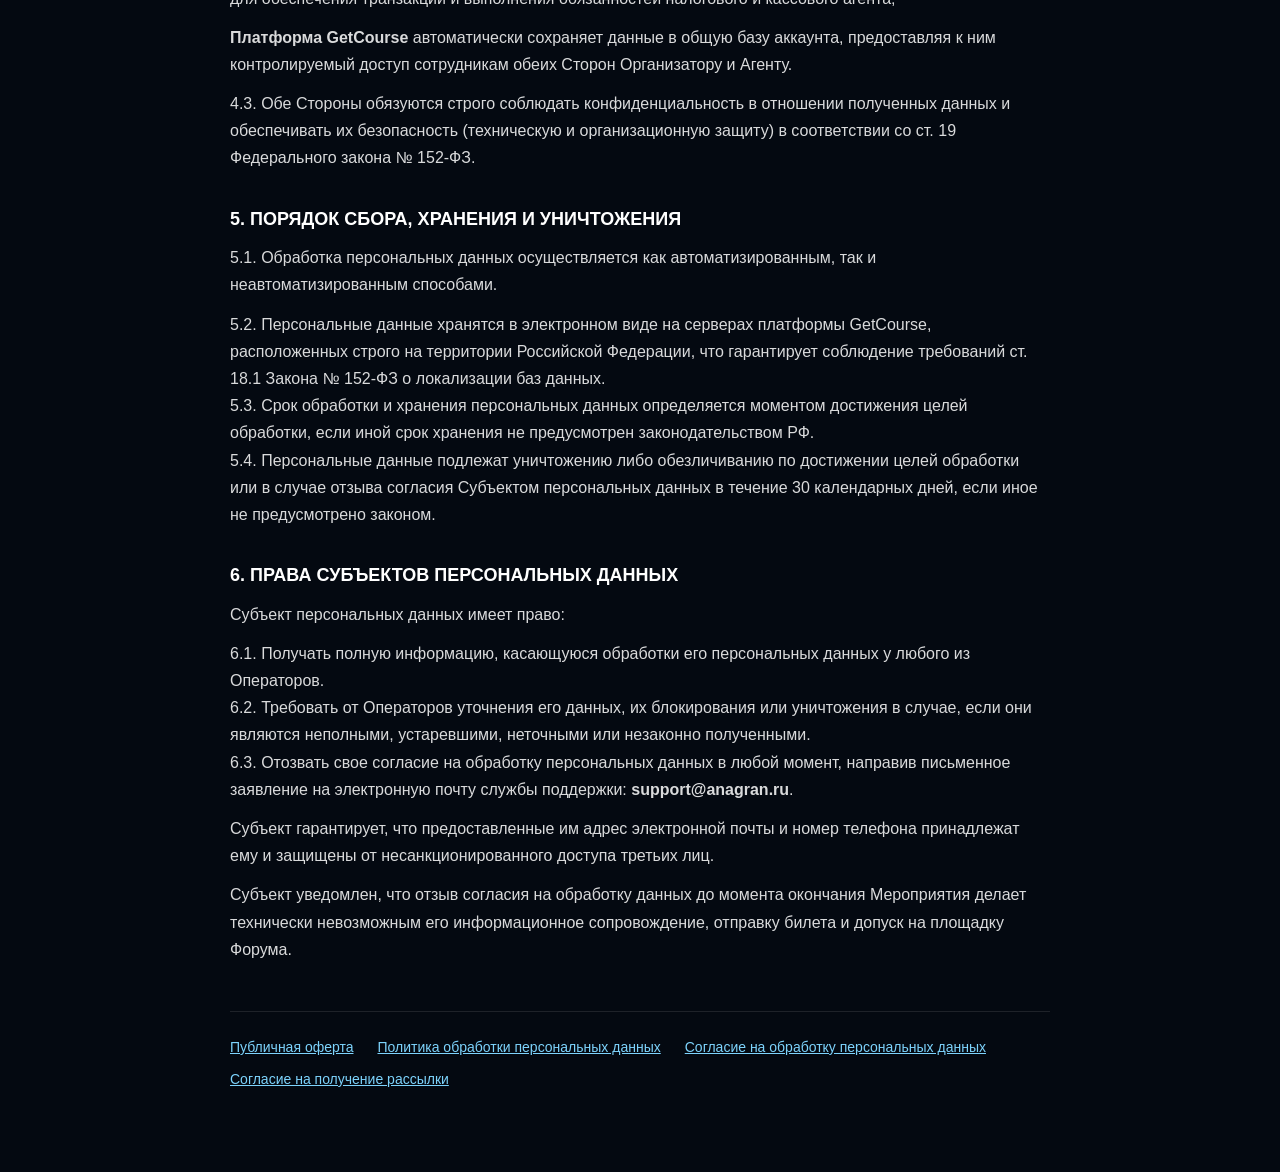
<file: privacy.html>
<!DOCTYPE html>
<html lang="ru"><head><meta charset="UTF-8"><meta name="viewport" content="width=device-width, initial-scale=1.0">
<title>Политика обработки персональных данных · ANAGRAN</title><meta name="robots" content="index,follow">
<style>:root{--bg:#040911;--t:rgba(255,255,255,.85);--m:rgba(255,255,255,.5);--a:#7DD3FC}
*{box-sizing:border-box}body{margin:0;background:var(--bg);color:var(--t);font:16px/1.7 -apple-system,BlinkMacSystemFont,"Segoe UI",Roboto,Arial,sans-serif;-webkit-font-smoothing:antialiased}
.legal{max-width:860px;margin:0 auto;padding:40px 20px 80px}a{color:var(--a)}
.back{display:inline-block;margin-bottom:28px;text-decoration:none;color:var(--m)}.back:hover{color:var(--a)}
h1{font-size:clamp(24px,4vw,34px);line-height:1.25;margin:0 0 28px;color:#fff}
h2{font-size:18px;margin:32px 0 10px;color:#fff;text-align:left}p{margin:0 0 12px;text-align:left;overflow-wrap:anywhere;white-space:pre-line}
.docs{margin-top:48px;padding-top:24px;border-top:1px solid rgba(255,255,255,.1);display:flex;flex-wrap:wrap;gap:8px 24px;font-size:14px}</style></head><body>
<main class="legal"><a class="back" href="index.html">← Вернуться на сайт</a>
<h1>ПОЛИТИКА ОБРАБОТКИ ПЕРСОНАЛЬНЫХ ДАННЫХ</h1>
<h2>1. ОБЩИЕ ПОЛОЖЕНИЯ</h2>
<p>1.1. Настоящая Политика обработки персональных данных (далее — «Политика») разработана в соответствии с Федеральным законом РФ № 152-ФЗ «О персональных данных» и определяет порядок обработки персональных данных, а также меры по обеспечению их безопасности, принимаемые совместно следующими лицами (далее совместно — «Операторы»):</p>
<p><strong>Индивидуальный </strong><strong>Индивидуальный</strong><strong> предприниматель </strong><strong>Австриевских</strong><strong> Александр Николаевич (ОГРНИП 308701722600161) </strong>, зарегистрированный по адресу: 634034, Томская обл, Томск г, Вершинина ул, дом № 54, кв.78;</p>
<p><strong>Общество с ограниченной ответственностью «Арт маркет»</strong> ИНН 7017488572, Юридический адрес: 634034, г. Томск, ул. Нахимова, д.8 стр.11, офис 1 (далее — Общество,  / Организатор).</p>
<p>1.2. Настоящая Политика регулирует обработку персональных данных Покупателей (далее — «Субъекты персональных данных»), собираемых через Сайт (Лендинг), расположенный по адресу: <a href="https://www.biotechanagran.ru/">https://www.biotechanagran.ru/</a> (далее — «Сайт»).</p>
<p>1.3. Использование Сайта, регистрация на Мероприятие, а также оформление заказа и оплата Билетов означают безоговорочное согласие Субъекта персональных данных с настоящей Политикой и указанными в ней условиями обработки его персональной информации.</p>
<h2>2. КАТЕГОРИИ ОБРАБАТЫВАЕМЫХ ПЕРСОНАЛЬНЫХ ДАННЫХ</h2>
<p>Операторы могут обрабатывать следующие персональные данные, предоставляемые Субъектом самостоятельно при заполнении форм регистрации и оплаты на Сайте:</p>
<p>- Фамилия, Имя, Отчество;</p>
<p>- Номер контактного телефона;</p>
<p>- Адрес электронной почты (e-mail);</p>
<p>- IP-адрес пользователя, сведения о браузере, тип устройства и информация из файлов cookie,</p>
<h2>3. ЦЕЛИ ОБРАБОТКИ ПЕРСОНАЛЬНЫХ ДАННЫХ</h2>
<p>Персональные данные обрабатываются Операторами совместно исключительно в следующих целях:
3.1. Идентификация платежа Агентом (ИП), формирование электронного кассового чека и отправка его Покупателю в соответствии с Федеральным законом № 54-ФЗ.
3.2. Генерация платформой GetCourse цифровых пропусков на Мероприятие (содержащих уникальный QR-код) и их автоматическая отправка на e-mail Покупателя.
3.3. Направление Субъекту информации, напрямую касающейся  Мероприятия (изменения в программе, тайминг, расписание сессий, правила прохода на площадку, ссылки на онлайн-трансляции и т.д.).
3.4. Предоставление Субъекту законного доступа на Мероприятие, проводимое Организатором (ООО «Арт маркет»), проверка билетов на входе и  администрирование списков участников.</p>
<h2>4. УСЛОВИЯ ПЕРЕДАЧИ ПЕРСОНАЛЬНЫХ ДАННЫХ</h2>
<p>4.1. В рамках исполнения Агентского договора № 01092026 от 01.09.2026 г., заключенного между ИП  Австриевских Александром Николаевичем и ООО «Арт маркет», операторы осуществляют законный обмен (передачу) персональными данными Субъектов. Дополнительное отдельное согласие Субъекта на такую передачу не требуется, поскольку обработка  передача осуществляются исключительно для исполнения договора (Публичной оферты), стороной которого является Субъект (на основании п. 5 ч. 1 ст. 6 Федерального закона № 152-ФЗ).</p>
<p>4.2. <strong>ИП</strong><strong> </strong><strong>Австриевских</strong><strong> А.Н. </strong><strong>(Агент)</strong> собирает данные через форму оплаты на GetCourse и обрабатывает их для обеспечения транзакции и выполнения обязанностей налогового и кассового агента;</p>
<p><strong>Платформа </strong><strong>GetCourse</strong> автоматически сохраняет данные в общую базу аккаунта, предоставляя к ним контролируемый доступ сотрудникам обеих Сторон Организатору и Агенту.</p>
<p>4.3. Обе Стороны обязуются строго соблюдать конфиденциальность в отношении полученных данных и обеспечивать их безопасность (техническую и организационную защиту) в соответствии со ст. 19 Федерального закона № 152-ФЗ.</p>
<h2>5. ПОРЯДОК СБОРА, ХРАНЕНИЯ И УНИЧТОЖЕНИЯ</h2>
<p>5.1. Обработка персональных данных осуществляется как автоматизированным, так и неавтоматизированным способами.</p>
<p>5.2. Персональные данные хранятся в электронном виде на серверах платформы GetCourse, расположенных строго на территории Российской Федерации, что гарантирует соблюдение требований ст. 18.1 Закона № 152-ФЗ о локализации баз данных.
5.3. Срок обработки и хранения персональных данных определяется моментом достижения целей обработки, если иной срок хранения не предусмотрен законодательством РФ.
5.4. Персональные данные подлежат уничтожению либо обезличиванию по достижении целей обработки или в случае отзыва согласия Субъектом персональных данных в течение 30 календарных дней, если иное не предусмотрено законом.</p>
<h2>6. ПРАВА СУБЪЕКТОВ ПЕРСОНАЛЬНЫХ ДАННЫХ</h2>
<p>Субъект персональных данных имеет право:</p>
<p>6.1. Получать полную информацию, касающуюся обработки его персональных данных у любого из Операторов.
6.2. Требовать от Операторов уточнения его данных, их блокирования или уничтожения в случае, если они являются неполными, устаревшими, неточными или незаконно полученными.
6.3. Отозвать свое согласие на обработку персональных данных в любой момент, направив письменное заявление на электронную почту службы поддержки: <strong>support@anagran.ru</strong>.</p>
<p>Субъект гарантирует, что предоставленные им адрес электронной почты и номер телефона принадлежат ему и защищены от несанкционированного доступа третьих лиц.</p>
<p>Субъект уведомлен, что отзыв согласия на обработку данных до момента окончания Мероприятия делает технически невозможным его информационное сопровождение, отправку билета и допуск на площадку Форума.</p>
<nav class="docs"><a href="oferta.html">Публичная оферта</a><a href="privacy.html">Политика обработки персональных данных</a><a href="soglasie-pd.html">Согласие на обработку персональных данных</a><a href="soglasie-rim.html">Согласие на получение рассылки</a></nav></main></body></html>
</file>
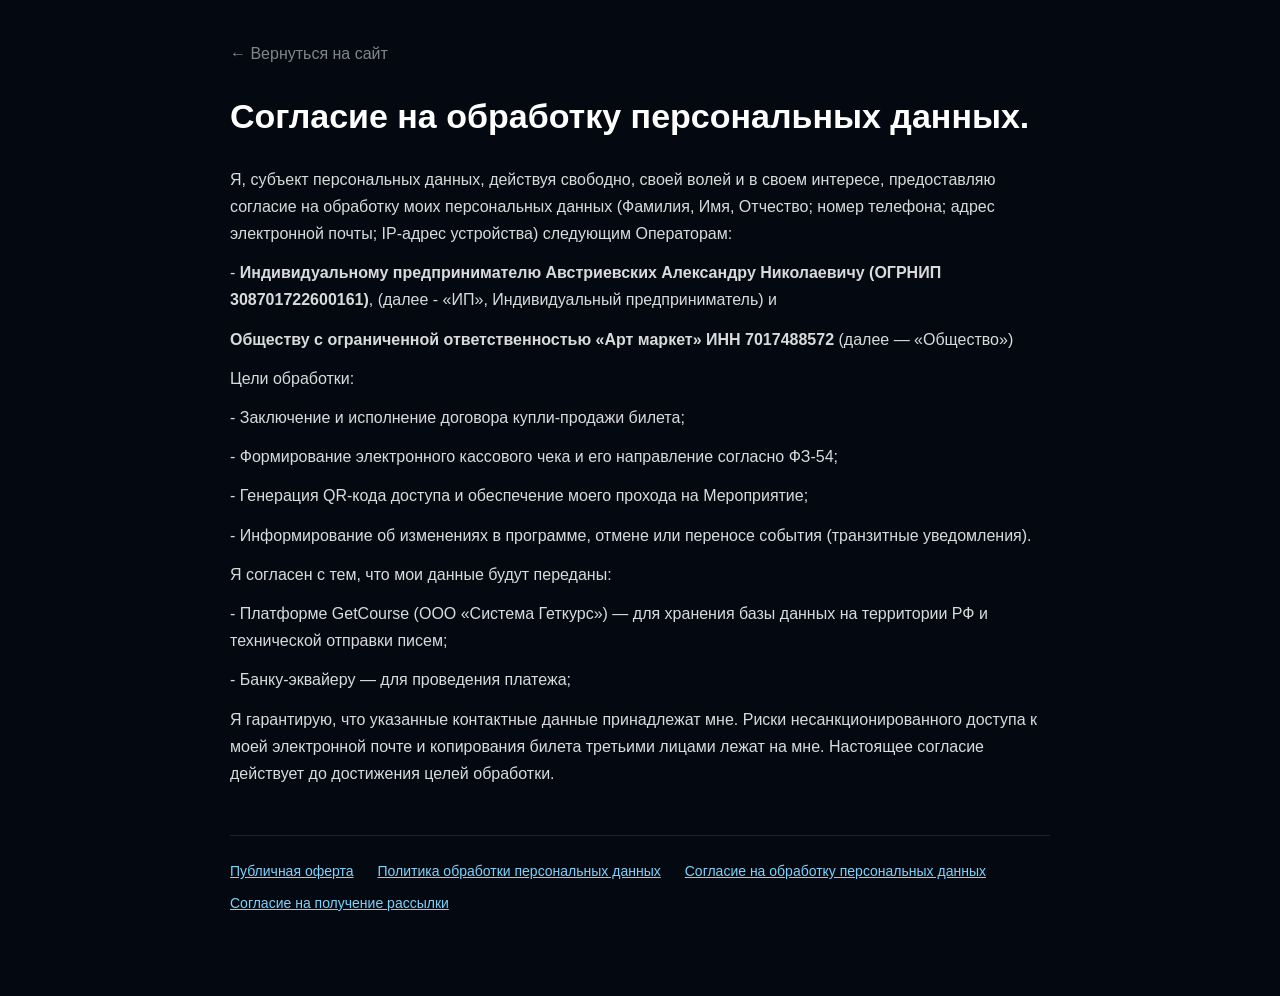
<file: soglasie-pd.html>
<!DOCTYPE html>
<html lang="ru"><head><meta charset="UTF-8"><meta name="viewport" content="width=device-width, initial-scale=1.0">
<title>Согласие на обработку персональных данных · ANAGRAN</title><meta name="robots" content="index,follow">
<style>:root{--bg:#040911;--t:rgba(255,255,255,.85);--m:rgba(255,255,255,.5);--a:#7DD3FC}
*{box-sizing:border-box}body{margin:0;background:var(--bg);color:var(--t);font:16px/1.7 -apple-system,BlinkMacSystemFont,"Segoe UI",Roboto,Arial,sans-serif;-webkit-font-smoothing:antialiased}
.legal{max-width:860px;margin:0 auto;padding:40px 20px 80px}a{color:var(--a)}
.back{display:inline-block;margin-bottom:28px;text-decoration:none;color:var(--m)}.back:hover{color:var(--a)}
h1{font-size:clamp(24px,4vw,34px);line-height:1.25;margin:0 0 28px;color:#fff}
h2{font-size:18px;margin:32px 0 10px;color:#fff;text-align:left}p{margin:0 0 12px;text-align:left;overflow-wrap:anywhere;white-space:pre-line}
.docs{margin-top:48px;padding-top:24px;border-top:1px solid rgba(255,255,255,.1);display:flex;flex-wrap:wrap;gap:8px 24px;font-size:14px}</style></head><body>
<main class="legal"><a class="back" href="index.html">← Вернуться на сайт</a>
<h1>Согласие на обработку персональных данных.</h1>
<p>Я, субъект персональных данных, действуя свободно, своей волей и в своем интересе, предоставляю согласие на обработку моих персональных данных (Фамилия, Имя, Отчество; номер телефона; адрес электронной почты; IP-адрес устройства) следующим Операторам:</p>
<p>- <strong>Индивидуальному предпринимателю </strong><strong>Австриевских</strong><strong> Александру Николаевичу (ОГРНИП 308701722600161)</strong>, (далее  - «ИП», Индивидуальный предприниматель)  и</p>
<p><strong>Обществу с ограниченной ответственностью «Арт маркет» ИНН </strong><strong>7017488572</strong> (далее — «Общество»)</p>
<p>Цели обработки:</p>
<p>- Заключение и исполнение договора купли-продажи билета;</p>
<p>- Формирование электронного кассового чека и его направление согласно ФЗ-54;</p>
<p>- Генерация QR-кода доступа и обеспечение моего прохода на Мероприятие;</p>
<p>- Информирование об изменениях в программе, отмене или переносе события (транзитные уведомления).</p>
<p>Я согласен с тем, что мои данные будут переданы:</p>
<p>- Платформе GetCourse (ООО «Система Геткурс») — для хранения базы данных на территории РФ и технической отправки писем;</p>
<p>- Банку-эквайеру — для проведения платежа;</p>
<p>Я гарантирую, что указанные контактные данные принадлежат мне. Риски несанкционированного доступа к моей электронной почте и копирования билета третьими лицами лежат на мне. Настоящее согласие действует до достижения целей обработки.</p>
<nav class="docs"><a href="oferta.html">Публичная оферта</a><a href="privacy.html">Политика обработки персональных данных</a><a href="soglasie-pd.html">Согласие на обработку персональных данных</a><a href="soglasie-rim.html">Согласие на получение рассылки</a></nav></main></body></html>
</file>
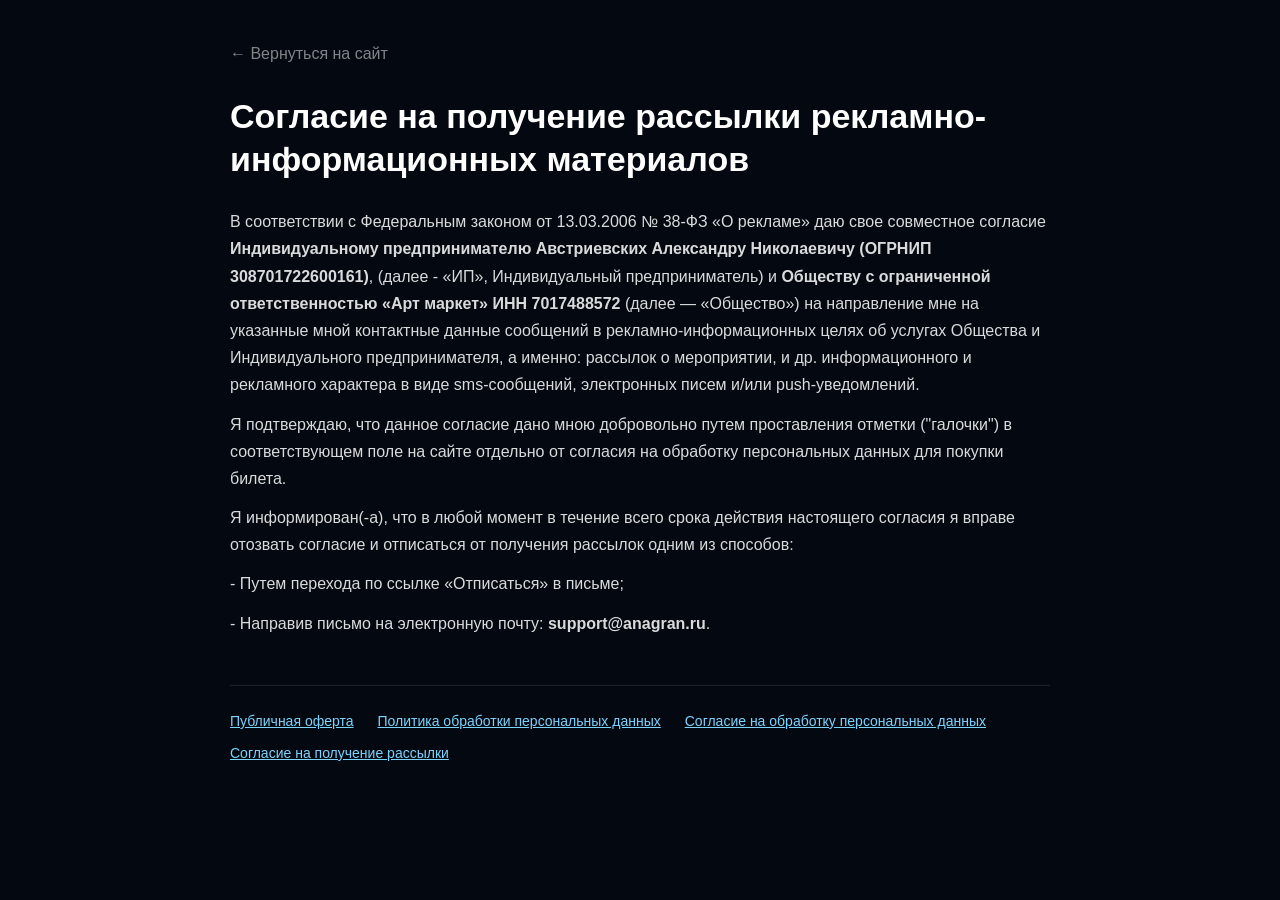
<file: soglasie-rim.html>
<!DOCTYPE html>
<html lang="ru"><head><meta charset="UTF-8"><meta name="viewport" content="width=device-width, initial-scale=1.0">
<title>Согласие на получение рассылки · ANAGRAN</title><meta name="robots" content="index,follow">
<style>:root{--bg:#040911;--t:rgba(255,255,255,.85);--m:rgba(255,255,255,.5);--a:#7DD3FC}
*{box-sizing:border-box}body{margin:0;background:var(--bg);color:var(--t);font:16px/1.7 -apple-system,BlinkMacSystemFont,"Segoe UI",Roboto,Arial,sans-serif;-webkit-font-smoothing:antialiased}
.legal{max-width:860px;margin:0 auto;padding:40px 20px 80px}a{color:var(--a)}
.back{display:inline-block;margin-bottom:28px;text-decoration:none;color:var(--m)}.back:hover{color:var(--a)}
h1{font-size:clamp(24px,4vw,34px);line-height:1.25;margin:0 0 28px;color:#fff}
h2{font-size:18px;margin:32px 0 10px;color:#fff;text-align:left}p{margin:0 0 12px;text-align:left;overflow-wrap:anywhere;white-space:pre-line}
.docs{margin-top:48px;padding-top:24px;border-top:1px solid rgba(255,255,255,.1);display:flex;flex-wrap:wrap;gap:8px 24px;font-size:14px}</style></head><body>
<main class="legal"><a class="back" href="index.html">← Вернуться на сайт</a>
<h1>Согласие на получение рассылки рекламно-информационных материалов</h1>
<p>В соответствии с Федеральным законом от 13.03.2006 № 38-ФЗ «О рекламе» даю свое совместное согласие <strong>Индивидуальн</strong><strong>ому</strong><strong> предпринимател</strong><strong>ю</strong><strong> </strong><strong>Австриевских</strong><strong> Александр</strong><strong>у</strong><strong> Николаевич</strong><strong>у</strong><strong> (ОГРНИП 308701722600161)</strong>, (далее  - «ИП», Индивидуальный предприниматель)  и <strong>Обществу с ограниченной ответственностью «Арт маркет» </strong><strong>ИНН </strong><strong>7017488572</strong> (далее — «Общество») на направление мне на указанные мной контактные данные сообщений в рекламно-информационных целях об услугах Общества и  Индивидуального предпринимателя, а именно: рассылок о мероприятии,  и др. информационного и рекламного характера в виде sms-сообщений, электронных писем и/или push-уведомлений.</p>
<p>Я подтверждаю, что данное согласие дано мною добровольно путем проставления отметки (&quot;галочки&quot;) в соответствующем поле на сайте отдельно от согласия на обработку персональных данных для покупки билета.</p>
<p>Я информирован(-а), что в любой момент в течение всего срока действия настоящего согласия я вправе отозвать согласие и отписаться от получения рассылок одним из способов:</p>
<p>- Путем перехода по ссылке «Отписаться» в письме;</p>
<p>- Направив письмо на электронную почту: <strong>support@anagran.ru</strong>.</p>
<nav class="docs"><a href="oferta.html">Публичная оферта</a><a href="privacy.html">Политика обработки персональных данных</a><a href="soglasie-pd.html">Согласие на обработку персональных данных</a><a href="soglasie-rim.html">Согласие на получение рассылки</a></nav></main></body></html>
</file>
<file: css/style.css>
/* ===== VARIABLES ===== */
:root {
  --bg:        #040911;
  --bg-1:      #060D18;
  --bg-2:      #081020;
  --bg-card:   rgba(255,255,255,0.035);
  --bg-card-h: rgba(255,255,255,0.065);

  --blue:      #0EA5E9;
  --blue-l:    #38BDF8;
  --blue-ll:   #7DD3FC;
  --blue-dark: #0369A1;
  --blue-dim:  rgba(14,165,233,0.10);
  --blue-glow: rgba(14,165,233,0.22);
  --blue-bdr:  rgba(14,165,233,0.22);

  --white:     #FFFFFF;
  --t:         rgba(255,255,255,0.85);
  --t-muted:   rgba(255,255,255,0.42);
  --t-dim:     rgba(255,255,255,0.18);
  --border:    rgba(255,255,255,0.06);
  --border-m:  rgba(255,255,255,0.10);

  --radius:    14px;
  --radius-lg: 22px;
  --max-w:     1200px;
  --ease:      cubic-bezier(0.4, 0, 0.2, 1);
  --tr:        0.3s var(--ease);
}

/* ===== RESET ===== */
*, *::before, *::after { box-sizing: border-box; margin: 0; padding: 0; }
html { scroll-behavior: smooth; font-size: 16px; scroll-padding-top: 148px; }
body {
  font-family: -apple-system, BlinkMacSystemFont, 'Segoe UI', Roboto, 'Helvetica Neue', Arial, sans-serif;
  background: var(--bg);
  color: var(--t);
  line-height: 1.65;
  -webkit-font-smoothing: antialiased;
}
a { color: inherit; text-decoration: none; }
img { max-width: 100%; display: block; }

/* ===== LAYOUT ===== */
.container {
  max-width: var(--max-w);
  margin: 0 auto;
  padding: 0 28px;
}
section { padding: 96px 0; }

/* ===== TYPOGRAPHY ===== */
.label {
  font-size: 11px;
  font-weight: 700;
  letter-spacing: 2.5px;
  text-transform: uppercase;
  color: var(--blue-ll);
  margin-bottom: 14px;
}

.h1 {
  font-size: clamp(36px, 5.5vw, 66px);
  font-weight: 900;
  line-height: 1.05;
  letter-spacing: -1.5px;
  color: var(--white);
}

.h2 {
  font-size: clamp(28px, 4vw, 46px);
  font-weight: 800;
  line-height: 1.15;
  letter-spacing: -0.8px;
  color: var(--white);
  margin-bottom: 16px;
}

.lead {
  font-size: 17px;
  color: var(--t-muted);
  line-height: 1.75;
  max-width: 580px;
}

.sec-header { margin-bottom: 60px; }
.sec-header--c { text-align: center; }
.sec-header--c .lead { margin: 0 auto; }

/* ===== BUTTONS ===== */
.btn {
  display: inline-flex;
  align-items: center;
  gap: 10px;
  padding: 14px 30px;
  border-radius: 50px;
  font-size: 15px;
  font-weight: 600;
  border: none;
  cursor: pointer;
  transition: var(--tr);
  white-space: nowrap;
  letter-spacing: 0.1px;
}

.btn--blue {
  background: var(--blue);
  color: var(--white);
}
.btn--blue:hover {
  background: var(--blue-l);
  transform: translateY(-2px);
  box-shadow: 0 10px 30px var(--blue-glow);
}

.btn--ghost {
  background: transparent;
  color: rgba(255,255,255,0.65);
  border: 1px solid var(--border-m);
}
.btn--ghost:hover {
  border-color: rgba(255,255,255,0.3);
  color: var(--white);
  background: var(--bg-card);
}

.btn--outline {
  background: rgba(14,165,233, 0.16);
  color: var(--blue-ll);
  border: 2px solid var(--blue-l);
  box-shadow: 0 0 0 1px rgba(14,165,233, 0.15), 0 6px 22px var(--blue-glow);
}
.btn--outline:hover {
  border-color: #7dd3fc;
  color: var(--white);
  background: rgba(14,165,233, 0.28);
  transform: translateY(-2px);
  box-shadow: 0 10px 32px rgba(14,165,233, 0.28);
}

/* БиотехМед вместе — таблетка с голубой обводкой, плоский фон без градиента */
.btn--vmeste {
  background: transparent;
  color: var(--blue-ll);
  border: 1.5px solid rgba(56,189,248, 0.72);
  box-shadow: none;
  font-weight: 700;
}
.btn--vmeste:hover {
  background: rgba(14,165,233, 0.12);
  border-color: #7dd3fc;
  color: var(--white);
  transform: translateY(-1px);
  box-shadow: none;
}

.hero__cta .btn--about.btn--ghost {
  color: rgba(255, 255, 255, 0.92);
  border: 1.5px solid rgba(255, 255, 255, 0.38);
  font-weight: 700;
}
.hero__cta .btn--about.btn--ghost:hover {
  border-color: rgba(255, 255, 255, 0.55);
  background: rgba(255, 255, 255, 0.08);
}

/* Светлая карточка тарифа — тот же голубой акцент */
.price-card--hl .btn--outline {
  color: #0369a1;
  border-color: #0ea5e9;
  background: rgba(14,165,233, 0.12);
  box-shadow: 0 2px 12px rgba(14,165,233, 0.12);
}
.price-card--hl .btn--outline:hover {
  border-color: #38bdf8;
  background: rgba(14,165,233, 0.2);
  color: #0c4a6e;
}

.btn--lg { padding: 17px 38px; font-size: 16px; }

/* Неактивная кнопка — продажи завершены */
.btn--disabled,
.btn--disabled:hover,
.btn:disabled,
.btn:disabled:hover {
  background: rgba(148, 163, 184, 0.18);
  color: rgba(148, 163, 184, 0.85);
  border: 1px solid rgba(148, 163, 184, 0.28);
  box-shadow: none;
  transform: none;
  cursor: not-allowed;
  pointer-events: none;
  opacity: 0.7;
}

.btn--tg {
  background: rgba(14,165,233,0.12);
  color: var(--blue-ll);
  border: 1px solid var(--blue-bdr);
}
.btn--tg:hover {
  background: rgba(14,165,233,0.2);
  border-color: var(--blue-l);
  color: var(--white);
  transform: translateY(-2px);
  box-shadow: 0 8px 24px rgba(14,165,233,0.18);
}

/* ===== NAVBAR ===== */
.nav {
  position: fixed;
  inset: 0 0 auto 0;
  z-index: 200;
  padding: 10px 0;
  padding-top: max(10px, env(safe-area-inset-top, 0px));
  min-height: 64px;
  height: auto;
  box-sizing: border-box;
  display: flex;
  align-items: center;
  background: rgba(7, 14, 28, 0.82);
  backdrop-filter: blur(16px) saturate(1.6);
  border-bottom: 1px solid var(--border);
  transition: var(--tr);
  overflow: visible;
}

.nav__inner {
  display: flex;
  align-items: center;
  justify-content: space-between;
  gap: 32px;
  width: 100%;
  min-width: 0;
}

.nav__cta-row {
  display: flex;
  flex-direction: row;
  align-items: center;
  flex-wrap: wrap;
  gap: 10px;
  justify-content: flex-end;
  flex-shrink: 0;
}

.nav__cta-row .btn {
  flex-shrink: 0;
  white-space: nowrap;
}

.nav__logo {
  display: flex;
  flex-direction: column;
  gap: 0;
  line-height: 1.1;
  flex-shrink: 0;
}

.nav__logo-name {
  font-size: 16px;
  font-weight: 800;
  color: var(--white);
  letter-spacing: -0.3px;
}

.nav__logo-sub {
  font-size: 10px;
  font-weight: 600;
  letter-spacing: 2px;
  text-transform: uppercase;
  color: var(--blue-ll);
}

.nav__center {
  display: flex;
  gap: 4px;
}

.nav__link {
  font-size: 13px;
  color: var(--t-muted);
  padding: 6px 14px;
  border-radius: 50px;
  transition: var(--tr);
}
.nav__link:hover { color: var(--white); background: var(--bg-card); }

.nav__date {
  font-size: 13px;
  color: var(--t-muted);
  font-variant-numeric: tabular-nums;
}

/* ===== HERO ===== */
.hero {
  min-height: 100svh;
  display: flex;
  align-items: center;
  position: relative;
  overflow: hidden;
  padding: 132px 0 80px;
}

#hero-canvas {
  position: absolute;
  inset: 0;
  width: 100%;
  height: 100%;
  pointer-events: none;
}

.hero__glow {
  position: absolute;
  top: -20%;
  right: -10%;
  width: 60vw;
  height: 60vw;
  background: radial-gradient(circle, rgba(14,165,233,0.12) 0%, transparent 65%);
  pointer-events: none;
}

.hero__glow-2 {
  position: absolute;
  bottom: -20%;
  left: -5%;
  width: 40vw;
  height: 40vw;
  background: radial-gradient(circle, rgba(3,105,161,0.10) 0%, transparent 65%);
  pointer-events: none;
}

.hero__inner {
  position: relative;
  z-index: 2;
  display: grid;
  grid-template-columns: 1fr 360px;
  gap: 48px;
  align-items: end;
}

.hero__content { padding-bottom: 8px; }

.hero__event-tag {
  display: inline-flex;
  align-items: center;
  gap: 10px;
  font-size: 12px;
  font-weight: 600;
  letter-spacing: 2px;
  text-transform: uppercase;
  color: var(--blue-ll);
  margin-bottom: 32px;
}

.hero__dot {
  width: 6px;
  height: 6px;
  border-radius: 50%;
  background: var(--blue-l);
  animation: blink 2.4s ease-in-out infinite;
}

@keyframes blink {
  0%, 100% { opacity: 1; transform: scale(1); }
  50% { opacity: 0.3; transform: scale(0.7); }
}

.hero__title {
  font-size: clamp(32px, 4.8vw, 60px);
  font-weight: 900;
  line-height: 1.08;
  letter-spacing: -1.5px;
  color: var(--white);
  margin-bottom: 12px;
}

.hero__title-muted {
  color: var(--t-muted);
  font-weight: 400;
  font-size: 0.78em;
  letter-spacing: -0.5px;
  line-height: 1.35;
  display: block;
  margin-top: 10px;
}

.hero__cta {
  display: flex;
  gap: 14px;
  flex-wrap: wrap;
  align-items: center;
  margin-top: 44px;
}

/* ===== HERO STATS ===== */
.hero__stats {
  display: flex;
  align-items: center;
  gap: 0;
  margin-top: 56px;
  border: 1px solid var(--border);
  border-radius: var(--radius-lg);
  overflow: hidden;
  background: var(--bg-card);
  backdrop-filter: blur(8px);
}

.hero__stat {
  flex: 1;
  padding: 20px 24px;
  border-right: 1px solid var(--border);
  transition: var(--tr);
}
.hero__stat:last-child { border-right: none; }
.hero__stat:hover { background: var(--bg-card-h); }

.hero__stat-num {
  display: block;
  font-size: 20px;
  font-weight: 800;
  color: var(--white);
  letter-spacing: -0.5px;
  line-height: 1;
  margin-bottom: 4px;
}

.hero__stat-label {
  display: block;
  font-size: 11px;
  color: var(--t-muted);
  font-weight: 500;
  letter-spacing: 0.3px;
}

/* Hero Side Card */
.hero__card {
  background: var(--bg-card);
  border: 1px solid var(--border-m);
  border-radius: var(--radius-lg);
  padding: 32px 28px;
  backdrop-filter: blur(12px);
  display: flex;
  flex-direction: column;
  gap: 0;
}

.hero__card-eyebrow {
  font-size: 10px;
  font-weight: 700;
  letter-spacing: 2.5px;
  text-transform: uppercase;
  color: var(--blue-ll);
  margin-bottom: 24px;
}

.hero__card-row {
  display: flex;
  flex-direction: column;
  gap: 4px;
  padding: 18px 0;
  border-bottom: 1px solid var(--border);
}
.hero__card-row:last-of-type { border-bottom: none; }

.hero__card-key {
  font-size: 11px;
  color: var(--t-dim);
  font-weight: 500;
  letter-spacing: 0.5px;
  text-transform: uppercase;
}

.hero__card-val {
  font-size: 16px;
  font-weight: 700;
  color: var(--white);
}

.hero__card-sub {
  font-size: 13px;
  color: var(--t-muted);
}
.hero__card-link {
  color: var(--blue);
  text-decoration: underline;
  text-underline-offset: 2px;
  transition: opacity .2s ease;
}
.hero__card-link:hover { opacity: .8; }

.hero__card-cta {
  margin-top: 28px;
}
.hero__card-cta .btn { width: 100%; justify-content: center; }

/* ===== MARQUEE ===== */
.marquee-wrap {
  overflow: hidden;
  border-top: 1px solid var(--border);
  border-bottom: 1px solid var(--border);
  background: var(--bg-1);
  padding: 18px 0;
  cursor: default;
  user-select: none;
}

.marquee-track {
  display: flex;
  gap: 0;
  animation: marquee 28s linear infinite;
  width: max-content;
}

.marquee-wrap:hover .marquee-track { animation-play-state: paused; }

@keyframes marquee {
  from { transform: translateX(0); }
  to   { transform: translateX(-50%); }
}

.marquee-item {
  display: flex;
  align-items: center;
  gap: 24px;
  padding: 0 28px;
  font-size: 12px;
  font-weight: 700;
  letter-spacing: 2.5px;
  text-transform: uppercase;
  color: var(--t-muted);
  transition: color var(--tr);
  white-space: nowrap;
}

.marquee-item:hover { color: var(--blue-ll); }

.marquee-sep {
  width: 4px;
  height: 4px;
  background: var(--blue);
  border-radius: 50%;
  opacity: 0.6;
  flex-shrink: 0;
}

/* ===== PROBLEMS ===== */
.problems { background: var(--bg); padding-top: 80px; }

.problems__grid {
  display: grid;
  grid-template-columns: repeat(3, 1fr);
  border: 1px solid var(--border);
  border-radius: var(--radius-lg);
  overflow: hidden;
}

.problem-item {
  padding: 48px 36px;
  border-right: 1px solid var(--border);
  transition: background var(--tr);
  display: flex;
  flex-direction: column;
}
.problem-item:last-child { border-right: none; }
.problem-item:hover { background: var(--bg-card); }

.problem-item__num {
  font-size: 11px;
  font-weight: 700;
  letter-spacing: 2px;
  color: var(--blue-l);
  margin-bottom: 24px;
  display: flex;
  align-items: center;
  gap: 10px;
}

.problem-item__num::after {
  content: '';
  display: block;
  flex: 1;
  height: 1px;
  background: var(--blue-bdr);
}

.problem-item__title {
  font-size: 19px;
  font-weight: 700;
  color: var(--white);
  line-height: 1.3;
  margin-bottom: 14px;
  letter-spacing: -0.3px;
  flex: 1;
}

.problem-item__text {
  font-size: 14px;
  color: var(--t-muted);
  line-height: 1.75;
}

/* ===== ABOUT ===== */
.about {
  background: var(--bg-1);
  border-top: 1px solid var(--border);
  border-bottom: 1px solid var(--border);
}

.about__grid {
  display: grid;
  grid-template-columns: 1fr 1fr;
  gap: 80px;
  align-items: start;
}

.about__topics {
  display: flex;
  flex-direction: column;
  gap: 4px;
  margin-top: 44px;
}

.about__topic {
  display: flex;
  align-items: flex-start;
  gap: 16px;
  padding: 18px 0;
  border-bottom: 1px solid var(--border);
  transition: var(--tr);
}
.about__topic:last-child { border-bottom: none; }
.about__topic:hover { padding-left: 6px; }

.about__topic-line {
  width: 20px;
  height: 1px;
  background: var(--blue-l);
  flex-shrink: 0;
  margin-top: 12px;
}

.about__topic-text {
  font-size: 15px;
  color: var(--t);
  line-height: 1.55;
}

.about__stats {
  display: grid;
  grid-template-columns: 1fr 1fr;
  gap: 16px;
}

.about__stat {
  background: var(--bg-card);
  border: 1px solid var(--border);
  border-radius: var(--radius-lg);
  padding: 32px 28px;
  transition: var(--tr);
  position: relative;
  overflow: hidden;
}

.about__stat::before {
  content: '';
  position: absolute;
  top: 0; left: 0; right: 0;
  height: 2px;
  background: linear-gradient(90deg, var(--blue), transparent);
  transform: scaleX(0);
  transform-origin: left;
  transition: var(--tr);
}
.about__stat:hover::before { transform: scaleX(1); }

.about__stat-num {
  font-size: 48px;
  font-weight: 900;
  color: var(--white);
  line-height: 1;
  letter-spacing: -2px;
  margin-bottom: 8px;
}

.about__stat-num.count-target { color: var(--blue-ll); }

.about__stat-num--usp {
  font-size: clamp(22px, 3.2vw, 34px);
  letter-spacing: -0.06em;
  line-height: 1.12;
  color: var(--blue-ll);
}

.about__stat-label {
  font-size: 13px;
  color: var(--t-muted);
  line-height: 1.45;
}

/* ===== SEGMENTS ===== */
.segments { background: var(--bg); }

.segments__grid {
  display: grid;
  grid-template-columns: repeat(3, 1fr);
  gap: 16px;
}

.segment-card {
  background: var(--bg-card);
  border: 1px solid var(--border);
  border-radius: var(--radius-lg);
  padding: 32px 28px;
  transition: var(--tr);
  position: relative;
  overflow: hidden;
}

.segment-card::after {
  content: '';
  position: absolute;
  inset: 0;
  border-radius: inherit;
  border: 1px solid var(--blue-bdr);
  opacity: 0;
  transition: var(--tr);
  pointer-events: none;
}

.segment-card:hover {
  background: var(--bg-card-h);
  transform: translateY(-3px);
}
.segment-card:hover::after { opacity: 1; }

.segment-card__num {
  font-size: 11px;
  font-weight: 700;
  letter-spacing: 2.5px;
  color: var(--blue-ll);
  margin-bottom: 20px;
}

.segment-card__title {
  font-size: 16px;
  font-weight: 700;
  color: var(--white);
  line-height: 1.3;
  margin-bottom: 12px;
  letter-spacing: -0.2px;
}

.segment-card__desc {
  font-size: 14px;
  color: var(--t-muted);
  line-height: 1.65;
}

/* ===== SPEAKERS ===== */
.speakers {
  background: var(--bg-1);
  border-top: 1px solid var(--border);
}

/* Speakers large visual banner */
.speakers__visual {
  margin-bottom: 56px;
  border-radius: var(--radius-lg);
  background: linear-gradient(140deg, #060F22 0%, #081628 50%, #050C1A 100%);
  border: 1px solid var(--border-m);
  overflow: hidden;
  position: relative;
}

.speakers__visual::before {
  content: '';
  position: absolute;
  top: -40%;
  right: -10%;
  width: 55%;
  height: 200%;
  background: radial-gradient(ellipse, rgba(14,165,233,0.09) 0%, transparent 65%);
  pointer-events: none;
}

.speakers__visual::after {
  content: '';
  position: absolute;
  bottom: 0;
  left: 0;
  right: 0;
  height: 1px;
  background: linear-gradient(90deg, transparent, rgba(14,165,233,0.3), transparent);
}

.speakers__visual-inner {
  position: relative;
  z-index: 1;
  padding: 64px 72px;
  display: flex;
  flex-direction: column;
  gap: 32px;
}

.speakers__visual-tag {
  font-size: 11px;
  font-weight: 700;
  letter-spacing: 2.5px;
  text-transform: uppercase;
  color: var(--blue-ll);
}

.speakers__visual-title {
  font-size: clamp(28px, 4vw, 52px);
  font-weight: 900;
  letter-spacing: -1.5px;
  line-height: 1.1;
  color: var(--white);
}

.speakers__visual-title em {
  font-style: normal;
  color: var(--blue-l);
}

.speakers__visual-topics {
  display: flex;
  flex-wrap: wrap;
  gap: 10px;
}

.speakers__visual-topics span {
  font-size: 12px;
  font-weight: 600;
  letter-spacing: 1.5px;
  text-transform: uppercase;
  color: var(--t-muted);
  border: 1px solid var(--border-m);
  padding: 7px 16px;
  border-radius: 50px;
  transition: var(--tr);
}

.speakers__visual-topics span:hover {
  color: var(--blue-ll);
  border-color: var(--blue-bdr);
  background: var(--blue-dim);
}

@media (max-width: 768px) {
  .speakers__visual-inner { padding: 40px 28px; }
}

.speakers__grid {
  display: grid;
  grid-template-columns: repeat(3, 1fr);
  gap: 20px;
}
/* Одинокий последний спикер на неполном ряду — по центру (десктоп, 3 колонки) */
.speakers__grid .speaker-card:last-child:nth-child(3n+1) { grid-column: 2; }

.speaker-card {
  background: var(--bg-card);
  border: 1px solid var(--border);
  border-radius: var(--radius-lg);
  overflow: hidden;
  transition: var(--tr);
}
.speaker-card:hover { transform: translateY(-4px); border-color: var(--blue-bdr); }

.speaker-card__photo {
  aspect-ratio: 4/3;
  background: linear-gradient(145deg, #0D1B35 0%, #0A1220 100%);
  border-bottom: 1px solid var(--border);
  display: flex;
  flex-direction: column;
  align-items: center;
  justify-content: center;
  gap: 12px;
  position: relative;
  overflow: hidden;
}

.speaker-card__photo img {
  position: absolute;
  inset: 0;
  width: 100%;
  height: 100%;
  object-fit: cover;
  object-position: center top;
}


.speaker-photo-label {
  position: relative;
  z-index: 1;
  font-size: 9px;
  font-weight: 700;
  letter-spacing: 3px;
  text-transform: uppercase;
  color: var(--t-dim);
}

.speaker-card__body { padding: 22px 22px 24px; }

.speaker-card__name {
  font-size: 16px;
  font-weight: 700;
  color: var(--white);
  letter-spacing: -0.2px;
  margin-bottom: 6px;
}

.speaker-card__cred {
  font-size: 12px;
  color: var(--t-muted);
  line-height: 1.55;
  margin-bottom: 16px;
}

.speaker-card__topic {
  font-size: 13px;
  color: var(--t);
  line-height: 1.55;
  padding-top: 16px;
  border-top: 1px solid var(--border);
}

/* ===== BENEFITS ===== */
.benefits { background: var(--bg); }

.benefits__grid {
  display: grid;
  grid-template-columns: repeat(3, 1fr);
  gap: 48px 40px;
}

.benefit-item__num {
  font-size: 11px;
  font-weight: 700;
  letter-spacing: 2px;
  color: var(--blue-l);
  margin-bottom: 16px;
}

.benefit-item__title {
  font-size: 17px;
  font-weight: 700;
  color: var(--white);
  letter-spacing: -0.2px;
  margin-bottom: 10px;
}

.benefit-item__text {
  font-size: 14px;
  color: var(--t-muted);
  line-height: 1.7;
}

.benefit-item--highlight {
  background: var(--bg-card);
  border: 1px solid var(--blue-bdr);
  border-radius: var(--radius-lg);
  padding: 32px 28px;
  position: relative;
  overflow: hidden;
}

.benefit-item--highlight::before {
  content: '';
  position: absolute;
  top: 0;
  left: 0;
  right: 0;
  height: 2px;
  background: linear-gradient(90deg, var(--blue), var(--blue-l), transparent);
}

.benefit-item--highlight .benefit-item__title {
  color: var(--blue-ll);
}

/* ===== PRICING ===== */
.pricing {
  background: var(--bg-2);
  border-top: 1px solid var(--border);
  border-bottom: 1px solid var(--border);
}

.price-card {
  background: var(--bg-card);
  border: 1px solid var(--border);
  border-radius: var(--radius-lg);
  padding: 36px 30px;
  transition: var(--tr);
  position: relative;
}
.price-card:hover { transform: translateY(-4px); }

.price-card--hl {
  background: var(--white);
  border-color: var(--white);
  color: #0A1428;
}

.price-card--hl .price-card__title   { color: #070E1C; }
.price-card--hl .price-card__sub     { color: var(--blue); }
.price-card--hl .price-card__price   { color: #070E1C; }
.price-card--hl .price-card__note-sm { color: #94A3B8; }
.price-card--hl .price-card__divider { background: rgba(0,0,0,0.08); }
.price-card--hl .price-card__feat    { color: #374151; }
.price-card--hl .price-card__feat::before { color: var(--blue); }
.price-card--hl .price-card__warning { color: #94A3B8; }

.price-card__badge {
  position: absolute;
  top: -12px;
  left: 50%;
  transform: translateX(-50%);
  background: var(--blue);
  color: var(--white);
  font-size: 10px;
  font-weight: 700;
  letter-spacing: 1.5px;
  text-transform: uppercase;
  padding: 4px 16px;
  border-radius: 50px;
  white-space: nowrap;
}

.price-card__title {
  font-size: 22px;
  font-weight: 800;
  color: var(--white);
  letter-spacing: -0.4px;
  margin-bottom: 4px;
}

.price-card__sub {
  font-size: 12px;
  color: var(--blue-ll);
  font-weight: 600;
  letter-spacing: 0.3px;
  margin-bottom: 28px;
}

.price-card__price {
  font-size: 40px;
  font-weight: 900;
  color: var(--white);
  line-height: 1;
  letter-spacing: -1.5px;
  margin-bottom: 4px;
}

.price-card__note-sm {
  font-size: 12px;
  color: var(--t-muted);
  margin-bottom: 2px;
}

.price-card__divider {
  height: 1px;
  background: var(--border);
  margin: 24px 0;
}

.price-card__feats {
  list-style: none;
  display: flex;
  flex-direction: column;
  gap: 12px;
  margin-bottom: 28px;
}

.price-card__feat {
  display: flex;
  gap: 10px;
  font-size: 14px;
  color: var(--t);
  line-height: 1.45;
}

.price-card__feat::before {
  content: '—';
  color: var(--blue-l);
  font-weight: 700;
  flex-shrink: 0;
}

.price-card__warning {
  font-size: 12px;
  color: var(--t-dim);
  font-style: italic;
  margin-bottom: 28px;
  line-height: 1.5;
}

.price-card .btn { width: 100%; justify-content: center; }

/* Promo teaser — заметный блок по центру, синий тон + лёгкий оранжевый акцент */
.promo-teaser {
  padding: 32px 0;
  background: linear-gradient(180deg, rgba(14,165,233, 0.07) 0%, var(--bg-2) 45%, rgba(7, 14, 28, 0.65) 100%);
  border-top: 1px solid rgba(56,189,248, 0.22);
  border-bottom: 1px solid var(--border);
}
.promo-teaser__inner {
  position: relative;
  max-width: 680px;
  margin: 0 auto;
  padding: 22px 28px 24px;
  text-align: center;
  background: rgba(7, 14, 28, 0.55);
  border-radius: var(--radius-lg);
  border: 2px solid rgba(56,189,248, 0.58);
  box-shadow:
    0 12px 40px rgba(0, 0, 0, 0.35),
    inset 0 0 0 1px rgba(14,165,233, 0.12),
    0 0 24px rgba(14,165,233, 0.08);
}
.promo-teaser__text {
  margin: 0;
  font-size: 16px;
  line-height: 1.65;
  color: var(--t);
  text-align: center;
}
.promo-teaser__text strong {
  color: var(--white);
  font-weight: 700;
}
.promo-teaser__btn {
  display: inline-flex;
  align-items: center;
  justify-content: center;
  margin-top: 18px;
  padding: 12px 28px;
  border-radius: 50px;
  font-size: 14px;
  font-weight: 600;
  letter-spacing: 0.02em;
  text-transform: none;
  color: var(--white) !important;
  text-decoration: none;
  border: 1px solid rgba(125, 211, 252, 0.45);
  cursor: pointer;
  transition: var(--tr);
  background: linear-gradient(135deg, #0284c7 0%, var(--blue) 45%, var(--blue-l) 100%);
  box-shadow: 0 6px 24px var(--blue-glow), 0 2px 8px rgba(0, 0, 0, 0.2);
}
.promo-teaser__btn:hover {
  background: linear-gradient(135deg, var(--blue) 0%, var(--blue-l) 60%, #7dd3fc 100%);
  border-color: rgba(255, 255, 255, 0.35);
  transform: translateY(-2px);
  box-shadow: 0 10px 28px rgba(14,165,233, 0.35);
}

.pricing__grid {
  display: grid;
  grid-template-columns: repeat(2, minmax(0, 1fr));
  gap: 20px;
  align-items: start;
  max-width: 960px;
  margin: 0 auto;
}

.pricing__grid--single {
  grid-template-columns: minmax(0, 1fr);
  max-width: 460px;
}

.price-card--promo.price-card--hl {
  box-shadow: 0 0 0 2px rgba(245, 158, 11, 0.85), 0 16px 48px rgba(0, 0, 0, 0.18);
}

.price-card__badge--promo {
  background: linear-gradient(90deg, #c2410c, #f59e0b);
  white-space: normal;
  text-align: center;
  line-height: 1.25;
  letter-spacing: 0.6px;
  max-width: calc(100% - 24px);
  padding: 6px 14px;
}

.price-card__lede {
  font-size: 13px;
  line-height: 1.55;
  color: var(--t-muted);
  margin: -8px 0 18px;
}
.price-card--hl .price-card__lede {
  color: #4b5563;
}

.modal__fieldset { margin-bottom: 6px; }
.modal__legend {
  font-size: 11px;
  font-weight: 700;
  letter-spacing: 1.2px;
  text-transform: uppercase;
  color: var(--blue-ll);
  margin-bottom: 12px;
}
.modal__fieldset--pair {
  padding-top: 12px;
  margin-top: 10px;
  border-top: 1px solid var(--border);
}
.modal__hint {
  font-size: 12px;
  color: var(--t-dim);
  margin: 0 0 14px;
  line-height: 1.45;
}

/* ===== TESTIMONIALS ===== */
.testimonials { background: var(--bg); }

.testimonials__grid {
  display: grid;
  grid-template-columns: repeat(3, 1fr);
  gap: 16px;
}

.testi-card {
  background: var(--bg-card);
  border: 1px solid var(--border);
  border-radius: var(--radius-lg);
  padding: 32px 28px;
  display: flex;
  flex-direction: column;
  gap: 20px;
  transition: var(--tr);
}
.testi-card:hover { border-color: var(--blue-bdr); transform: translateY(-3px); }

.testi-card__mark {
  font-size: 40px;
  font-family: Georgia, 'Times New Roman', serif;
  color: var(--blue-l);
  line-height: 1;
  opacity: 0.6;
}

.testi-card__text {
  font-size: 14px;
  color: var(--t);
  line-height: 1.75;
  flex: 1;
}

.testi-card__author {
  font-size: 12px;
  font-weight: 600;
  color: var(--t-muted);
  padding-top: 20px;
  border-top: 1px solid var(--border);
  letter-spacing: 0.3px;
}

/* ===== CTA FINAL ===== */
.cta-final {
  background: var(--bg-1);
  border-top: 1px solid var(--border);
  padding: 80px 0;
  position: relative;
  overflow: hidden;
}

.cta-final::before {
  content: '';
  position: absolute;
  top: 50%;
  left: 50%;
  transform: translate(-50%, -50%);
  width: 700px;
  height: 300px;
  background: radial-gradient(ellipse, rgba(14,165,233,0.08) 0%, transparent 70%);
  pointer-events: none;
}

.cta-final__inner {
  position: relative;
  z-index: 1;
  display: flex;
  align-items: center;
  justify-content: space-between;
  gap: 40px;
}

.cta-final__title {
  font-size: clamp(22px, 3.5vw, 38px);
  font-weight: 800;
  color: var(--white);
  letter-spacing: -0.8px;
  line-height: 1.2;
  margin-bottom: 8px;
}

.cta-final__sub {
  font-size: 15px;
  color: var(--t-muted);
}

.cta-final__actions {
  display: flex;
  flex-direction: column;
  align-items: flex-end;
  gap: 12px;
  flex-shrink: 0;
}

.cta-final__tg {
  font-size: 13px;
  color: var(--t-muted);
  display: flex;
  align-items: center;
  gap: 8px;
  transition: var(--tr);
}
.cta-final__tg:hover { color: var(--blue-ll); }

/* ===== TELEGRAM BLOCK ===== */
.tg-block {
  background: var(--bg);
  padding: 80px 0;
}

.tg-block__inner {
  background: linear-gradient(145deg, rgba(14,165,233,0.08) 0%, rgba(3,105,161,0.04) 100%);
  border: 1px solid var(--blue-bdr);
  border-radius: var(--radius-lg);
  padding: 56px 52px;
  text-align: center;
  display: flex;
  flex-direction: column;
  align-items: center;
  gap: 20px;
  position: relative;
  overflow: hidden;
}

.tg-block__inner::before {
  content: '';
  position: absolute;
  top: -50%;
  left: 50%;
  transform: translateX(-50%);
  width: 600px;
  height: 400px;
  background: radial-gradient(ellipse, rgba(14,165,233,0.1) 0%, transparent 70%);
  pointer-events: none;
}

.tg-block__icon {
  color: var(--blue-l);
  margin-bottom: 4px;
}

.tg-block__title {
  font-size: clamp(22px, 3vw, 30px);
  font-weight: 800;
  color: var(--white);
  letter-spacing: -0.5px;
  line-height: 1.25;
  max-width: 640px;
}

.tg-block__text {
  font-size: 15px;
  color: var(--t-muted);
  line-height: 1.75;
  max-width: 620px;
}

.tg-block .btn {
  margin-top: 12px;
}

@media (max-width: 768px) {
  .tg-block__inner {
    padding: 40px 24px;
  }
}

/* ===== QUESTIONS BAR ===== */
.questions-bar {
  background: var(--bg-2);
  border-top: 1px solid var(--border);
  border-bottom: 1px solid var(--border);
  padding: 36px 0;
}

.questions-bar__inner {
  display: flex;
  align-items: center;
  justify-content: space-between;
  gap: 24px;
}

.questions-bar__title {
  font-size: clamp(18px, 2.5vw, 24px);
  font-weight: 800;
  color: var(--white);
  letter-spacing: -0.3px;
}

.questions-bar__email {
  font-size: clamp(16px, 2vw, 20px);
  color: var(--t-muted);
  transition: color var(--tr);
}
.questions-bar__email:hover { color: var(--blue-ll); }

@media (max-width: 480px) {
  .questions-bar__inner {
    flex-direction: column;
    text-align: center;
    gap: 8px;
  }
}

/* ===== FOOTER ===== */
.footer {
  background: var(--bg);
  border-top: 1px solid var(--border);
  padding: 56px 0 32px;
}

.footer__inner {
  display: grid;
  grid-template-columns: 1.4fr 1fr 1fr;
  gap: 48px;
  margin-bottom: 48px;
}

.footer__brand-name {
  font-size: 18px;
  font-weight: 800;
  color: var(--white);
  letter-spacing: -0.3px;
  margin-bottom: 3px;
}

.footer__brand-sub {
  font-size: 10px;
  font-weight: 700;
  letter-spacing: 2.5px;
  text-transform: uppercase;
  color: var(--blue-ll);
  margin-bottom: 14px;
}

.footer__brand-desc {
  font-size: 13px;
  color: var(--t-dim);
  line-height: 1.65;
}

.footer__col-title {
  font-size: 11px;
  font-weight: 700;
  letter-spacing: 2px;
  text-transform: uppercase;
  color: var(--white);
  margin-bottom: 18px;
}

.footer__link {
  display: block;
  font-size: 14px;
  color: var(--t-muted);
  margin-bottom: 12px;
  transition: var(--tr);
}
.footer__link:hover { color: var(--blue-ll); }

.footer__bottom {
  padding-top: 28px;
  border-top: 1px solid var(--border);
  display: flex;
  align-items: center;
  justify-content: space-between;
  font-size: 12px;
  color: var(--t-dim);
}

/* ===== EXCLUSIVE FORMAT (лаборатория + «К барьеру») ===== */
.exclusive {
  background: var(--bg-1);
  border-top: 1px solid var(--border);
  border-bottom: 1px solid var(--border);
}

.exclusive .sec-header {
  margin-bottom: 36px;
}

.exclusive .sec-header .label {
  margin-bottom: 0;
}

.exclusive-lab {
  max-width: 820px;
  margin: 0 auto 40px;
  text-align: center;
}

.exclusive-lab__title {
  margin-bottom: 18px;
}

.exclusive-lab__lead {
  text-align: left;
  max-width: 680px;
  margin-left: auto;
  margin-right: auto;
}

.exclusive-lab__pipeline {
  margin-top: 44px;
  text-align: left;
  max-width: 560px;
  margin-left: auto;
  margin-right: auto;
}

.exclusive-pipe-step {
  display: grid;
  grid-template-columns: 52px 1fr;
  gap: 22px;
  align-items: start;
}

.exclusive-pipe-step__marker {
  width: 48px;
  height: 48px;
  border-radius: 50%;
  border: 2px solid var(--blue-bdr);
  background: rgba(14,165,233, 0.08);
  color: var(--blue-l);
  font-weight: 800;
  font-size: 17px;
  display: flex;
  align-items: center;
  justify-content: center;
  line-height: 1;
}

.exclusive-pipe-step__title {
  font-size: 17px;
  font-weight: 700;
  color: var(--white);
  margin-bottom: 8px;
  letter-spacing: -0.2px;
}

.exclusive-pipe-step__text {
  font-size: 15px;
  color: var(--t-muted);
  line-height: 1.65;
}

.exclusive-pipe-connector {
  display: flex;
  flex-direction: column;
  align-items: center;
  margin: 6px 0;
  width: 52px;
}

.exclusive-pipe-connector__line {
  width: 2px;
  height: 28px;
  background: linear-gradient(180deg, var(--blue-dark), var(--blue-l));
  border-radius: 2px;
  opacity: 0.9;
}

.exclusive-pipe-connector__chev {
  width: 0;
  height: 0;
  border-left: 7px solid transparent;
  border-right: 7px solid transparent;
  border-top: 9px solid var(--blue-l);
  margin-top: -1px;
  opacity: 0.95;
}

.exclusive__divider {
  height: 1px;
  background: linear-gradient(90deg, transparent, var(--border-m), transparent);
  margin: 52px 0 44px;
}

.exclusive-barrier {
  scroll-margin-top: 140px;
}

/* ===== BARRIER TYPO & GRID (внутри .exclusive) ===== */
.barrier__inner {
  display: grid;
  grid-template-columns: 1fr 340px;
  gap: 64px;
  align-items: center;
}

.barrier__badge {
  display: inline-flex;
  align-items: center;
  gap: 10px;
  font-size: 11px;
  font-weight: 700;
  letter-spacing: 2.5px;
  text-transform: uppercase;
  color: var(--blue-ll);
  border: 1px solid var(--blue-bdr);
  background: var(--blue-dim);
  padding: 6px 16px;
  border-radius: 50px;
  margin-bottom: 28px;
}

.barrier__title {
  font-size: clamp(28px, 4vw, 44px);
  font-weight: 900;
  letter-spacing: -1px;
  color: var(--white);
  line-height: 1.1;
  margin-bottom: 20px;
}

.barrier__title span {
  color: var(--blue-l);
}

.barrier__desc {
  font-size: 17px;
  color: var(--t-muted);
  line-height: 1.75;
  margin-bottom: 16px;
  max-width: 520px;
}

.barrier__note {
  font-size: 14px;
  color: var(--t-dim);
  line-height: 1.6;
  padding-left: 16px;
  border-left: 2px solid var(--blue-bdr);
}

.barrier__photo {
  aspect-ratio: 3/4;
  background: linear-gradient(160deg, #081526 0%, #050D1C 100%);
  border: 1px solid var(--border-m);
  border-radius: var(--radius-lg);
  display: flex;
  flex-direction: column;
  align-items: center;
  justify-content: center;
  gap: 12px;
  position: relative;
  overflow: hidden;
}

.barrier__photo img {
  position: absolute;
  inset: 0;
  width: 100%;
  height: 100%;
  object-fit: cover;
  object-position: center top;
}

@media (max-width: 768px) {
  .barrier__inner {
    grid-template-columns: 1fr;
    gap: 40px;
  }
  .barrier__photo {
    aspect-ratio: 16/9;
    max-height: 220px;
  }
}

/* ===== SCROLL TOP ===== */
.back-top {
  position: fixed;
  bottom: 32px;
  right: 32px;
  width: 44px;
  height: 44px;
  background: var(--blue);
  border-radius: 50%;
  display: flex;
  align-items: center;
  justify-content: center;
  color: var(--white);
  font-size: 16px;
  cursor: pointer;
  border: none;
  opacity: 0;
  transform: translateY(16px);
  transition: var(--tr);
  z-index: 99;
}
.back-top.show { opacity: 1; transform: translateY(0); }
.back-top:hover { background: var(--blue-l); box-shadow: 0 8px 24px var(--blue-glow); }

/* ===== REGISTRATION MODAL ===== */
.modal-overlay {
  position: fixed;
  inset: 0;
  z-index: 1000;
  background: rgba(0, 0, 0, 0.7);
  backdrop-filter: blur(6px);
  display: flex;
  align-items: center;
  justify-content: center;
  padding: 24px;
  opacity: 0;
  pointer-events: none;
  transition: opacity 0.3s var(--ease);
}

.modal-overlay.active {
  opacity: 1;
  pointer-events: auto;
}

.modal {
  background: var(--bg-1);
  border: 1px solid var(--border-m);
  border-radius: var(--radius-lg);
  padding: 40px 36px;
  max-width: 520px;
  width: 100%;
  max-height: 90vh;
  overflow-y: auto;
  position: relative;
  transform: translateY(20px) scale(0.97);
  transition: transform 0.3s var(--ease);
}

.modal-overlay.active .modal {
  transform: translateY(0) scale(1);
}

.modal-overlay--payment {
  align-items: flex-start;
  overflow-y: auto;
  overflow-x: hidden;
  -webkit-overflow-scrolling: touch;
  padding-top: 16px;
  padding-bottom: max(24px, env(safe-area-inset-bottom, 24px));
}

.modal-overlay--payment .modal--has-payment {
  max-height: none;
  overflow: visible;
  margin-bottom: 32px;
}

.modal-overlay--payment.active .modal--has-payment {
  transform: translateY(0) scale(1);
}

.modal__close {
  position: absolute;
  top: 16px;
  right: 20px;
  background: none;
  border: none;
  color: var(--t-muted);
  font-size: 28px;
  cursor: pointer;
  line-height: 1;
  padding: 4px;
  transition: color var(--tr);
}
.modal__close:hover { color: var(--white); }

.modal__title {
  font-size: 24px;
  font-weight: 800;
  color: var(--white);
  letter-spacing: -0.5px;
  margin-bottom: 4px;
}

.modal__subtitle {
  font-size: 14px;
  color: var(--t-muted);
  margin-bottom: 4px;
}

.modal__price {
  font-size: 15px;
  color: var(--blue-ll);
  font-weight: 600;
  margin-bottom: 28px;
}

.modal__form {
  display: flex;
  flex-direction: column;
  gap: 20px;
}

.modal__field {
  display: flex;
  flex-direction: column;
  gap: 6px;
}

.modal__label {
  font-size: 14px;
  font-weight: 600;
  color: var(--t);
}

.modal__input {
  background: rgba(255, 255, 255, 0.06);
  border: 1px solid var(--border-m);
  border-radius: 10px;
  padding: 14px 16px;
  font-size: 15px;
  color: var(--white);
  font-family: inherit;
  transition: border-color var(--tr);
  outline: none;
}
.modal__input::placeholder { color: var(--t-dim); }
.modal__input:focus { border-color: var(--blue); }

.modal__consent {
  padding-top: 4px;
}

.modal__checkbox-label {
  display: flex;
  align-items: flex-start;
  gap: 10px;
  font-size: 13px;
  color: var(--t-muted);
  line-height: 1.5;
  cursor: pointer;
}

.modal__checkbox-label input[type="checkbox"] {
  appearance: none;
  -webkit-appearance: none;
  width: 18px;
  height: 18px;
  min-width: 18px;
  border: 1px solid var(--border-m);
  border-radius: 4px;
  background: rgba(255, 255, 255, 0.06);
  cursor: pointer;
  margin-top: 2px;
  transition: var(--tr);
  position: relative;
}

.modal__checkbox-label input[type="checkbox"]:checked {
  background: var(--blue);
  border-color: var(--blue);
}

.modal__checkbox-label input[type="checkbox"]:checked::after {
  content: '✓';
  position: absolute;
  top: 50%;
  left: 50%;
  transform: translate(-50%, -50%);
  color: var(--white);
  font-size: 12px;
  font-weight: 700;
}

.modal__checkbox-label a {
  color: var(--blue-ll);
  text-decoration: underline;
  text-underline-offset: 2px;
}
.modal__checkbox-label a:hover { color: var(--white); }

.modal__submit {
  width: 100%;
  justify-content: center;
  margin-top: 8px;
  transition: var(--tr);
}

.modal__submit:disabled {
  opacity: 0.4;
  cursor: not-allowed;
  pointer-events: none;
}

.modal__submit:not(:disabled):hover {
  background: var(--blue-l);
  transform: translateY(-2px);
  box-shadow: 0 10px 30px var(--blue-glow);
}

.modal__success {
  text-align: center;
  padding: 40px 20px;
}

.modal__success-icon {
  font-size: 48px;
  margin-bottom: 16px;
}

.modal__success-title {
  font-size: 22px;
  font-weight: 800;
  color: var(--white);
  margin-bottom: 10px;
}

.modal__success-text {
  font-size: 15px;
  color: var(--t-muted);
  line-height: 1.6;
}

.modal__payment {
  margin-top: 8px;
  display: flex;
  flex-direction: column;
  gap: 18px;
}

.modal__payment-head {
  text-align: center;
  padding: 4px 6px 0;
}

.modal__payment-icon {
  display: inline-flex;
  align-items: center;
  justify-content: center;
  width: 44px;
  height: 44px;
  border-radius: 50%;
  background: rgba(34, 197, 94, 0.16);
  color: #4ade80;
  font-size: 22px;
  font-weight: 800;
  margin-bottom: 12px;
}

.modal__payment-title {
  font-size: 20px;
  font-weight: 800;
  color: var(--white);
  margin-bottom: 6px;
  letter-spacing: -0.3px;
}

.modal__payment-text {
  font-size: 14px;
  color: var(--t-muted);
  line-height: 1.55;
  max-width: 420px;
  margin: 0 auto;
}

.modal__payment-widget {
  background: #ffffff;
  border-radius: 12px;
  overflow: hidden;
  min-height: 0;
  color: #111;
  position: relative;
  touch-action: auto;
  -webkit-overflow-scrolling: touch;
}

/* Высота окна; прокрутка формы GetCourse — внутри iframe (важно touch-action для iOS) */
.modal__payment-iframe {
  display: block;
  width: 100%;
  height: min(68vh, 640px);
  min-height: 260px;
  border: 0;
  background: #fff;
  touch-action: auto;
}

.modal__payment-iframe--pair {
  height: min(78vh, 980px);
  min-height: 360px;
}

@media (max-width: 480px) {
  .modal__payment-iframe {
    height: min(62vh, 560px);
    min-height: 240px;
  }
  .modal__payment-iframe--pair {
    height: min(72vh, 820px);
    min-height: 320px;
  }
}

.modal__payment-fallback {
  font-size: 13px;
  color: var(--t-muted);
  text-align: center;
  margin: 0;
}

.modal__payment-fallback a {
  color: var(--blue-ll);
  text-decoration: underline;
  text-underline-offset: 2px;
}

.modal__payment-fallback a:hover { color: var(--white); }

@media (max-width: 480px) {
  .modal {
    padding: 28px 20px;
  }
  .modal__title { font-size: 20px; }
}

/* ===== SCROLL REVEAL ===== */
.reveal {
  opacity: 0;
  transform: translateY(28px);
  transition: opacity 0.65s var(--ease), transform 0.65s var(--ease);
}
.reveal.in { opacity: 1; transform: none; }

.reveal-delay-1 { transition-delay: 0.1s; }
.reveal-delay-2 { transition-delay: 0.2s; }
.reveal-delay-3 { transition-delay: 0.3s; }
.reveal-delay-4 { transition-delay: 0.4s; }
.reveal-delay-5 { transition-delay: 0.5s; }

/* ===== RESPONSIVE ===== */
@media (max-width: 1024px) {
  .hero__inner { grid-template-columns: 1fr; }
  .hero__card { max-width: 480px; width: 100%; margin: 0 auto; }
  .about__grid { grid-template-columns: 1fr; gap: 52px; }
  .speakers__grid { grid-template-columns: repeat(2, 1fr); }
  .speakers__grid .speaker-card:last-child:nth-child(3n+1) { grid-column: auto; }
  .pricing__grid { grid-template-columns: 1fr; max-width: 460px; margin: 0 auto; }
}

@media (max-width: 768px) {
  section { padding: 64px 0; }
  .problems__grid { grid-template-columns: 1fr; border-radius: var(--radius); }
  .problem-item { border-right: none; border-bottom: 1px solid var(--border); }
  .problem-item:last-child { border-bottom: none; }
  .segments__grid { grid-template-columns: repeat(2, 1fr); }
  .speakers__grid { grid-template-columns: 1fr; }
  .benefits__grid { grid-template-columns: repeat(2, 1fr); gap: 32px; }
  .testimonials__grid { grid-template-columns: 1fr; }
  .cta-final__inner { flex-direction: column; }
  .cta-final__actions { align-items: flex-start; }
  .footer__inner { grid-template-columns: 1fr; gap: 32px; }
  .footer__bottom { flex-direction: column; gap: 8px; text-align: center; }
  .nav__center { display: none; }
  .about__stats { grid-template-columns: 1fr 1fr; }
}

@media (max-width: 480px) {
  .container { padding: 0 18px; }
  .segments__grid { grid-template-columns: 1fr; }
  .benefits__grid { grid-template-columns: 1fr; }
  .hero__stats { flex-direction: column; border-radius: var(--radius); }
  .hero__stat { border-right: none; border-bottom: 1px solid var(--border); text-align: center; padding: 18px 16px; }
  .hero__stat-num, .hero__stat-label { text-align: center; }
  .hero__stat:last-child { border-bottom: none; }
  .nav__date { display: none; }
  .nav__inner { gap: 12px; }
  .nav__cta-row { gap: 8px; }
  .nav .btn { padding: 8px 12px; font-size: 12px; line-height: 1.3; white-space: nowrap; }
  .about__stats { grid-template-columns: 1fr; }
}

/* ===== HERO (Мозг — Перезагрузка) ===== */
.hero__overline {
  font-size: 13px;
  font-weight: 600;
  line-height: 1.5;
  color: var(--t-muted);
  letter-spacing: 0.2px;
  max-width: 520px;
  margin-bottom: 18px;
}

.hero__subtitle {
  font-size: 16px;
  line-height: 1.7;
  color: var(--t);
  max-width: 560px;
  margin-top: 18px;
}

/* ===== STORY / КОНЦЕПЦИЯ ===== */
.story { background: var(--bg-1); border-top: 1px solid var(--border); border-bottom: 1px solid var(--border); }

.story__grid {
  display: grid;
  grid-template-columns: 1.5fr 1fr;
  gap: 56px;
  align-items: start;
}

.story__text p {
  font-size: 16px;
  line-height: 1.8;
  color: var(--t);
  margin-bottom: 20px;
}
.story__text p:last-child { margin-bottom: 0; }

.story__accent {
  color: var(--white) !important;
  font-weight: 600;
  padding-left: 20px;
  border-left: 2px solid var(--blue-l);
}

.story__persona {
  background: var(--bg-card);
  border: 1px solid var(--blue-bdr);
  border-radius: var(--radius-lg);
  padding: 30px 28px;
  position: relative;
  overflow: hidden;
}
.story__persona::before {
  content: '';
  position: absolute;
  top: 0; left: 0; right: 0;
  height: 2px;
  background: linear-gradient(90deg, var(--blue), var(--blue-l), transparent);
}
.story__persona-eyebrow {
  font-size: 11px;
  font-weight: 700;
  letter-spacing: 2px;
  text-transform: uppercase;
  color: var(--blue-l);
  margin-bottom: 14px;
}
.story__persona-name {
  font-size: 22px;
  font-weight: 800;
  color: var(--white);
  letter-spacing: -0.4px;
}
.story__persona-role {
  font-size: 13px;
  color: var(--t-muted);
  line-height: 1.6;
  margin: 8px 0 20px;
}
.story__persona-list { list-style: none; display: flex; flex-direction: column; gap: 0; }
.story__persona-list li {
  font-size: 14px;
  color: var(--t);
  padding: 12px 0;
  border-top: 1px solid var(--border);
  display: flex;
  align-items: center;
  gap: 12px;
}
.story__persona-list li::before {
  content: '';
  width: 5px; height: 5px;
  border-radius: 50%;
  background: var(--blue-l);
  flex-shrink: 0;
}

/* ===== PROGRAM / ПРОГРАММА ===== */
.program { background: var(--bg); }

.program__list { display: flex; flex-direction: column; }

.program-step {
  display: grid;
  grid-template-columns: 92px 1fr;
  gap: 28px;
  padding: 32px 0;
  border-top: 1px solid var(--border);
}
.program-step:first-child { border-top: none; }

.program-step__marker {
  display: flex;
  justify-content: center;
  position: relative;
}
.program-step__marker span {
  width: 56px; height: 56px;
  border-radius: 50%;
  border: 1px solid var(--blue-bdr);
  background: var(--blue-dim);
  display: flex;
  align-items: center;
  justify-content: center;
  font-size: 15px;
  font-weight: 800;
  color: var(--blue-ll);
  letter-spacing: 0;
}
.program-step:not(:last-child) .program-step__marker::after {
  content: '';
  position: absolute;
  top: 64px; bottom: -40px;
  width: 1px;
  background: var(--border-m);
}

.program-step__phase {
  font-size: 11px;
  font-weight: 700;
  letter-spacing: 2px;
  text-transform: uppercase;
  color: var(--blue-l);
  margin-bottom: 8px;
}
.program-step__title {
  font-size: 20px;
  font-weight: 700;
  color: var(--white);
  line-height: 1.35;
  letter-spacing: -0.3px;
  margin-bottom: 10px;
}
.program-step__speaker {
  font-size: 13px;
  font-weight: 600;
  color: var(--t);
  margin-bottom: 12px;
}
.program-step__text {
  font-size: 15px;
  color: var(--t-muted);
  line-height: 1.75;
  max-width: 720px;
}

.program-views {
  display: grid;
  grid-template-columns: repeat(2, 1fr);
  gap: 16px;
  margin-top: 22px;
}
.program-view {
  background: var(--bg-card);
  border: 1px solid var(--border);
  border-radius: var(--radius);
  padding: 20px 20px;
  transition: var(--tr);
}
.program-view:hover { border-color: var(--blue-bdr); background: var(--bg-card-h); }
.program-view__field {
  font-size: 11px;
  font-weight: 700;
  letter-spacing: 1.5px;
  text-transform: uppercase;
  color: var(--blue-l);
  margin-bottom: 6px;
}
.program-view__name {
  font-size: 15px;
  font-weight: 700;
  color: var(--white);
  margin-bottom: 8px;
}
.program-view__text { font-size: 13px; color: var(--t-muted); line-height: 1.6; }

/* ===== TOOLS / ПРАКТИКА ===== */
.tools { background: var(--bg-1); border-top: 1px solid var(--border); border-bottom: 1px solid var(--border); }
.tools__grid {
  display: grid;
  grid-template-columns: repeat(auto-fit, minmax(320px, 1fr));
  gap: 24px;
}
.tool-card {
  background: var(--bg-card);
  border: 1px solid var(--border);
  border-radius: var(--radius-lg);
  padding: 38px 34px;
  transition: var(--tr);
}
.tool-card:hover { border-color: var(--blue-bdr); transform: translateY(-4px); }
.tool-card__num {
  font-size: 11px;
  font-weight: 700;
  letter-spacing: 2px;
  color: var(--blue-l);
  margin-bottom: 18px;
}
.tool-card__title {
  font-size: 20px;
  font-weight: 700;
  color: var(--white);
  letter-spacing: -0.3px;
  margin-bottom: 12px;
}
.tool-card__text { font-size: 14px; color: var(--t-muted); line-height: 1.75; }

/* Одиночная карточка — во всю ширину, заголовок и текст в две колонки */
.tool-card--wide {
  display: grid;
  grid-template-columns: minmax(240px, 360px) 1fr;
  gap: 48px;
  align-items: start;
  padding: 48px 44px;
}
.tool-card--wide .tool-card__title { font-size: 26px; margin-bottom: 0; }
.tool-card--wide .tool-card__text { font-size: 15px; max-width: 62ch; }

/* ===== HOSTS (ведущие консилиума) ===== */
.hosts {
  display: grid;
  grid-template-columns: repeat(2, 1fr);
  gap: 20px;
  margin-bottom: 48px;
}
.host-card {
  display: flex;
  align-items: center;
  gap: 20px;
  background: var(--bg-card);
  border: 1px solid var(--border);
  border-radius: var(--radius-lg);
  padding: 20px 24px;
  transition: var(--tr);
}
.host-card:hover { border-color: var(--blue-bdr); }
.host-card__photo {
  width: 72px; height: 72px;
  border-radius: 50%;
  overflow: hidden;
  flex-shrink: 0;
  border: 1px solid var(--blue-bdr);
  background: var(--bg-2);
}
.host-card__photo img { width: 100%; height: 100%; object-fit: cover; }
.host-card__role {
  font-size: 12px;
  font-weight: 600;
  color: var(--blue-l);
  margin-bottom: 6px;
  letter-spacing: 0.2px;
}
.host-card__name {
  font-size: 19px;
  font-weight: 800;
  color: var(--white);
  letter-spacing: -0.3px;
}

.speakers__subhead {
  font-size: 13px;
  font-weight: 700;
  letter-spacing: 2px;
  text-transform: uppercase;
  color: var(--t-muted);
  text-align: center;
  margin-bottom: 28px;
}

/* ===== FAQ ===== */
.faq { background: var(--bg); }
.faq__list { max-width: 820px; margin: 0 auto; display: flex; flex-direction: column; gap: 14px; }
.faq-item {
  background: var(--bg-card);
  border: 1px solid var(--border);
  border-radius: var(--radius);
  padding: 0 26px;
  transition: var(--tr);
}
.faq-item[open] { border-color: var(--blue-bdr); }
.faq-item__q {
  font-size: 17px;
  font-weight: 700;
  color: var(--white);
  letter-spacing: -0.2px;
  list-style: none;
  cursor: pointer;
  padding: 22px 36px 22px 0;
  position: relative;
}
.faq-item__q::-webkit-details-marker { display: none; }
.faq-item__q::after {
  content: '+';
  position: absolute;
  right: 0; top: 50%;
  transform: translateY(-50%);
  font-size: 24px;
  font-weight: 400;
  color: var(--blue-l);
  line-height: 1;
}
.faq-item[open] .faq-item__q::after { content: '–'; }
.faq-item__a {
  font-size: 15px;
  color: var(--t-muted);
  line-height: 1.75;
  padding: 0 0 24px;
}

/* ===== CONTACTS ===== */
.contacts { background: var(--bg-2); border-top: 1px solid var(--border); }
.contacts__grid {
  display: grid;
  grid-template-columns: repeat(3, 1fr);
  gap: 20px;
  max-width: 900px;
  margin: 0 auto;
}
.contact-card {
  background: var(--bg-card);
  border: 1px solid var(--border);
  border-radius: var(--radius-lg);
  padding: 30px 28px;
  text-align: center;
  transition: var(--tr);
}
.contact-card:hover { border-color: var(--blue-bdr); transform: translateY(-4px); color: inherit; }
.contact-card__label {
  font-size: 11px;
  font-weight: 700;
  letter-spacing: 2px;
  text-transform: uppercase;
  color: var(--blue-l);
  margin-bottom: 12px;
}
.contact-card__val { font-size: 16px; font-weight: 600; color: var(--white); }

/* ===== RESPONSIVE (новые секции) ===== */
@media (max-width: 880px) {
  .story__grid { grid-template-columns: 1fr; gap: 36px; }
  .tools__grid { grid-template-columns: 1fr; }
  .tool-card--wide { grid-template-columns: 1fr; gap: 16px; padding: 34px 26px; }
  .tool-card--wide .tool-card__title { font-size: 21px; }
  .program-views { grid-template-columns: 1fr; }
  .hosts { grid-template-columns: 1fr; }
  .contacts__grid { grid-template-columns: 1fr; }
  .program-step { grid-template-columns: 64px 1fr; gap: 18px; }
  .program-step__marker span { width: 48px; height: 48px; font-size: 14px; }
  .program-step:not(:last-child) .program-step__marker::after { top: 56px; }
}


/* (тёмно-золотой оверрайд убран — откат к бирюзовому оформлению; выделенный тариф снова использует базовую белую карточку) */

/* ===== HERO: читаемость текста поверх яркой нейронной вспышки ===== */
.hero__content { position: relative; z-index: 2; }
.hero__overline,
.hero__title,
.hero__subtitle { text-shadow: 0 2px 30px rgba(4,9,17,0.9), 0 1px 5px rgba(4,9,17,0.7); }

/* (премиальный оверрайд кнопок убран — кнопки как были до правок: базовый плоский бирюзовый .btn--blue) */

/* ===== Крупные карточки ведущих (Фомин / Королёв) ===== */
.hosts { gap: 24px; margin-bottom: 56px; }
.host-card { align-items: flex-start; gap: 26px; padding: 30px 34px; }
.host-card__photo { width: 104px; height: 104px; }
.host-card__role { font-size: 13px; margin-bottom: 8px; }
.host-card__name { font-size: 24px; line-height: 1.2; }
.host-card__cred {
  font-size: 14px;
  color: var(--t-muted);
  line-height: 1.6;
  margin-top: 10px;
}
@media (max-width: 880px) {
  .host-card { padding: 24px 22px; gap: 18px; }
  .host-card__photo { width: 84px; height: 84px; }
  .host-card__name { font-size: 21px; }
}

/* ===== Подсветка карточек ведущих (синяя полоса сверху + свечение) ===== */
.host-card { position: relative; overflow: hidden; border-color: var(--blue-bdr); }
.host-card::before {
  content: '';
  position: absolute;
  top: 0;
  left: 0;
  right: 0;
  height: 2px;
  background: linear-gradient(90deg, var(--blue), var(--blue-l), transparent);
  box-shadow: 0 0 14px rgba(14,165,233,0.5);
}

/* Спейсер роли — выравнивание имени, когда роли нет (Фомин) */
.host-card__role--empty { visibility: hidden; }

/* ===== Акцент на дате и городе + пометки по составу экспертов ===== */
:root {
  --amber:     #F5A524;
  --amber-l:   #FBC66B;
  --amber-dim: rgba(245,165,36,0.10);
  --amber-bdr: rgba(245,165,36,0.34);
}

/* Карточка «Детали события»: дата и город — янтарным, чтобы считывались сразу */
.hero__card-val--hl { color: var(--amber-l); }
.hero__card-sub--tbd { color: var(--t-muted); }

/* Программа: пометка о составе экспертов */
.program-step__note {
  margin-top: 20px;
  padding: 12px 16px;
  border-left: 2px solid var(--amber-bdr);
  background: var(--amber-dim);
  border-radius: 0 var(--radius) var(--radius) 0;
  font-size: 13px;
  color: var(--t-muted);
}

/* Эксперты: состав уточняется */
.speakers__soon {
  max-width: 640px;
  margin: 0 auto;
  padding: 18px 24px;
  border: 1px dashed var(--border-m);
  border-radius: var(--radius);
  text-align: center;
  font-size: 14px;
  color: var(--t-muted);
}

/* Сетка подтверждённых спикеров: пока их немного — отбивка перед пометкой */
.speakers__soon { margin-top: 28px; }

/* Юридическая информация в футере */
.footer__legal { padding: 24px 0; font-size: 13px; color: var(--t-muted); border-top: 1px solid var(--border); margin-top: 8px; }
.footer__legal p { margin: 0 0 6px; }
.footer__bottom a { color: inherit; text-decoration: underline; text-underline-offset: 3px; }
.footer__bottom a:hover { color: var(--blue-ll); }

/* Нижняя строка футера: крупнее и контрастнее */
.footer__bottom { font-size: 14px; color: rgba(255,255,255,0.65); line-height: 1.7; gap: 16px; }
.footer__bottom a { color: rgba(255,255,255,0.85); }
.footer__legal { font-size: 14px; color: rgba(255,255,255,0.65); }
@media (max-width: 768px) { .footer__bottom { font-size: 14px; } }

/* Площадка: название и адрес — одна голубая ссылка на карту */
.hero__card-venue {
  display: inline-block;
  font-size: 14px;
  font-weight: 600;
  line-height: 1.45;
  color: var(--blue-ll);
  text-decoration: underline;
  text-underline-offset: 3px;
  text-decoration-thickness: 1px;
  transition: color .2s ease;
}
.hero__card-venue:hover { color: var(--blue-l); }

.hero__card-val--city { color: var(--blue-ll); }
</file>
